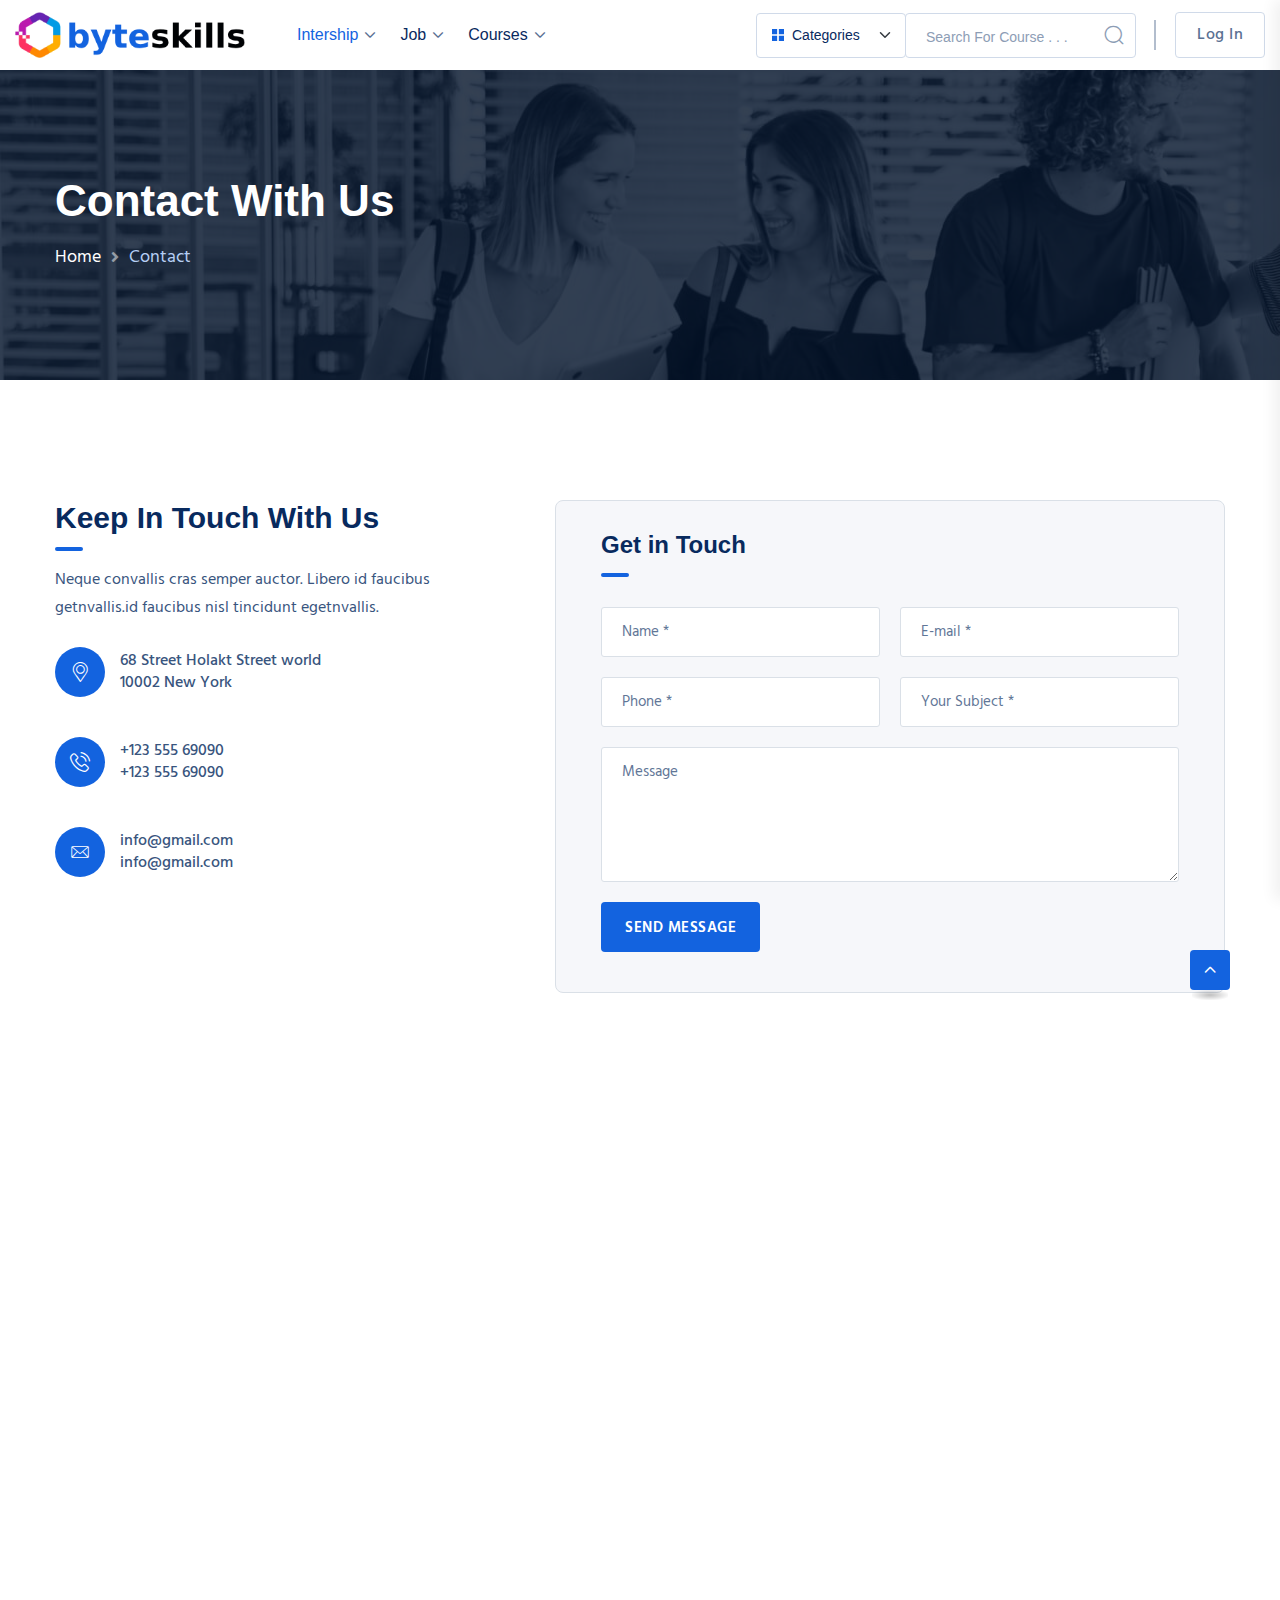
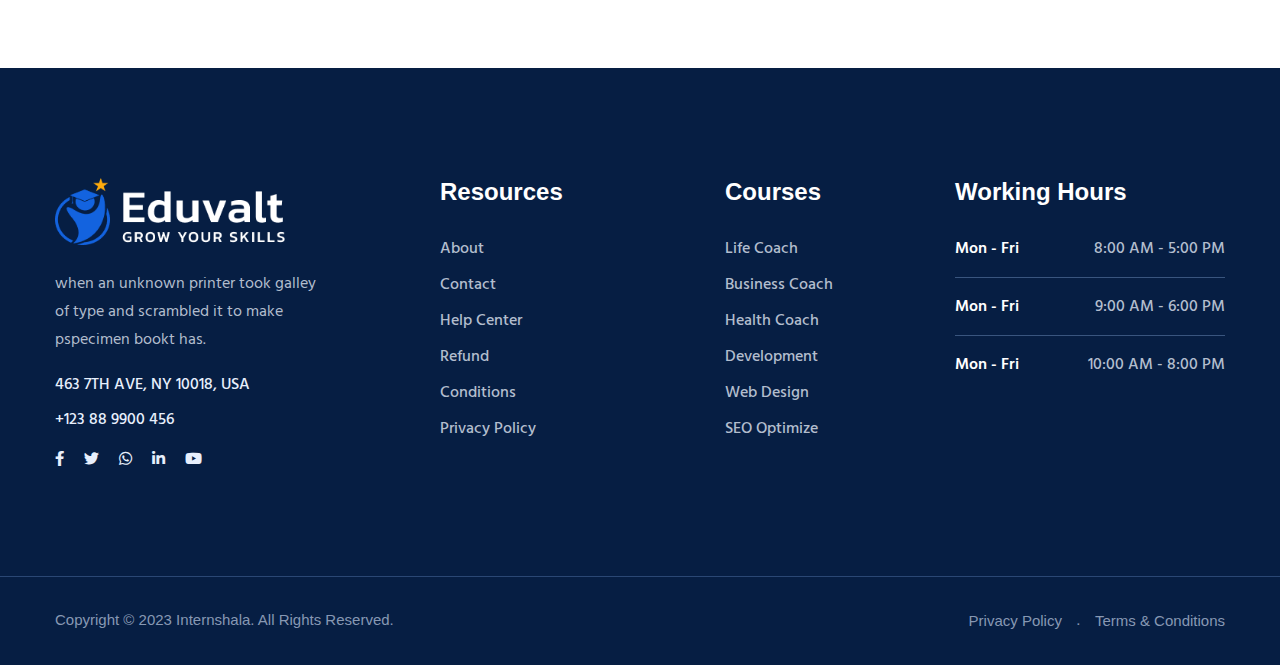
<file: contact.html>
<!doctype html>
<html class="no-js" lang="en">
<head>
    <meta charset="utf-8">
    <meta http-equiv="x-ua-compatible" content="ie=edge">
    <title>Internshala</title>
    <meta name="description" content="">
    <meta name="viewport" content="width=device-width, initial-scale=1">

    <link rel="shortcut icon" type="image/x-icon" href="assets/img/favicon.png">
    <!-- Place favicon.ico in the root directory -->

    <!-- CSS here -->
    <link rel="stylesheet" href="assets/css/bootstrap.min.css">
    <link rel="stylesheet" href="assets/css/animate.min.css">
    <link rel="stylesheet" href="assets/css/magnific-popup.css">
    <link rel="stylesheet" href="assets/css/fontawesome-all.min.css">
    <link rel="stylesheet" href="assets/css/flaticon-eduvalt.css">
    <link rel="stylesheet" href="assets/css/default-icons.css">
    <link rel="stylesheet" href="assets/css/select2.min.css">
    <link rel="stylesheet" href="assets/css/odometer.css">
    <link rel="stylesheet" href="assets/css/slick.css">
    <link rel="stylesheet" href="assets/css/aos.css">
    <link rel="stylesheet" href="assets/css/spacing.css">
    <link rel="stylesheet" href="assets/css/tg-cursor.css">
    <link rel="stylesheet" href="assets/css/main.css">
</head>

<body>

    <!-- Preloader -->
    <div id="preloader">
        <div class="spinner">
            <div class="rect1"></div>
            <div class="rect2"></div>
            <div class="rect3"></div>
            <div class="rect4"></div>
            <div class="rect5"></div>
        </div>
    </div>
    <!-- Preloader-end -->

    <!-- Scroll-top -->
    <button class="scroll__top scroll-to-target" data-target="html">
        <i class="tg-flaticon-arrowhead-up"></i>
    </button>
    <!-- Scroll-top-end-->

    <!-- header-area -->
    <header>
        <div id="sticky-header" class="tg-header__area ">
            <div class="container custom-container">
                <div class="row">
                    <div class="col-12">
                        <div class="mobile-nav-toggler"><i class="tg-flaticon-menu-1"></i></div>
                        <div class="tgmenu__wrap">
                            <nav class="tgmenu__nav">
                                <div class="logo">
                                    <a href="index-2.html"><img src="assets/img/logo/logo.png" alt="Logo"></a>
                                </div>
                                <div class="tgmenu__navbar-wrap tgmenu__main-menu d-none d-xl-flex">
                                    <ul class="navigation">
                                        <li class="active menu-item-has-children"><a href="#">Intership</a>
                                          
                                        </li>
                                        <li class="menu-item-has-children"><a href="#">Job</a>
                                          
                                        </li>
                                        <li class="menu-item-has-children"><a href="#">Courses</a>
                                            
                                        </li>
                                      
                                    </ul>
                                </div>
                                <div class="tgmenu__search d-none d-md-block">
                                    <form action="#" class="tgmenu__search-form">
                                        <div class="select-grp">
                                            <svg width="12" height="12" viewBox="0 0 12 12" fill="none" xmlns="http://www.w3.org/2000/svg">
                                                <path d="M12 12H6.85714V6.85714H12V12ZM5.14286 12H0V6.85714H5.14286V12ZM12 5.14286H6.85714V0H12V5.14286ZM5.14286 5.14286H0V0H5.14286V5.14286Z" fill="currentcolor" />
                                            </svg>
                                            <select class="form-select" id="course-cat" aria-label="Default select example" style="width: 150px">
                                                <option selected disabled>Categories</option>
                                                <option value="1">Business</option>
                                                <option value="2">Data Science</option>
                                                <option value="3">Art & Design</option>
                                                <option value="4">Marketing</option>
                                                <option value="5">Finance</option>
                                            </select>
                                        </div>
                                        <div class="input-grp">
                                            <input type="text" placeholder="Search For Course . . .">
                                            <button type="submit"><i class="flaticon-searching"></i></button>
                                        </div>
                                    </form>
                                </div>
                                <div class="tgmenu__action">
                                    <ul class="list-wrap">
                                     
                                        <li class="header-btn login-btn"><a href="#" class="btn">Log in</a></li>
                                        <li class="header-btn free-btn"><a href="#" class="btn">Try For Free</a></li>
                                    </ul>
                                </div>
                            </nav>
                        </div>
                        <!-- Mobile Menu  -->
                        <div class="tgmobile__menu">
                            <nav class="tgmobile__menu-box">
                                <div class="close-btn"><i class="tg-flaticon-close-1"></i></div>
                                <div class="nav-logo">
                                    <a href="index-2.html"><img src="assets/img/logo/logo.png" alt="Logo"></a>
                                </div>
                                <div class="tgmobile__search">
                                    <form action="#">
                                        <input type="text" placeholder="Search here...">
                                        <button><i class="fas fa-search"></i></button>
                                    </form>
                                </div>
                                <div class="tgmobile__menu-outer">
                                    <!--Here Menu Will Come Automatically Via Javascript / Same Menu as in Header-->
                                </div>
                                <div class="tgmenu__action">
                                    <ul class="list-wrap">
                                        <li class="header-btn login-btn"><a href="#" class="btn">Log in</a></li>
                                        <li class="header-btn"><a href="#" class="btn">Try For Free</a></li>
                                    </ul>
                                </div>
                                <div class="social-links">
                                    <ul class="list-wrap">
                                        <li><a href="#"><i class="fab fa-facebook-f"></i></a></li>
                                        <li><a href="#"><i class="fab fa-twitter"></i></a></li>
                                        <li><a href="#"><i class="fab fa-instagram"></i></a></li>
                                        <li><a href="#"><i class="fab fa-linkedin-in"></i></a></li>
                                        <li><a href="#"><i class="fab fa-youtube"></i></a></li>
                                    </ul>
                                </div>
                            </nav>
                        </div>
                        <div class="tgmobile__menu-backdrop"></div>
                        <!-- End Mobile Menu -->
                    </div>
                </div>
            </div>
        </div>
    </header>
    <!-- header-area-end -->




    <!-- main-area -->
    <main class="main-area fix">

        <!-- breadcrumb-area -->
        <section class="breadcrumb-area breadcrumb-bg" data-background="assets/img/bg/breadcrumb_bg.jpg">
            <div class="container">
                <div class="row">
                    <div class="col-12">
                        <div class="breadcrumb-content">
                            <h3 class="title">Contact With Us</h3>
                            <nav class="breadcrumb">
                                <span property="itemListElement" typeof="ListItem">
                                    <a href="index-2.html">Home</a>
                                </span>
                                <span class="breadcrumb-separator"><i class="fas fa-angle-right"></i></span>
                                <span property="itemListElement" typeof="ListItem">Contact</span>
                            </nav>
                        </div>
                    </div>
                </div>
            </div>
        </section>
        <!-- breadcrumb-area-end -->

        <!-- contact-area -->
        <section class="contact-area section-py-120">
            <div class="container">
                <div class="row">
                    <div class="col-lg-5">
                        <div class="contact-info-wrap">
                            <h2 class="title">Keep In Touch With Us</h2>
                            <p>Neque convallis cras semper auctor. Libero id faucibus getnvallis.id faucibus nisl tincidunt egetnvallis.</p>
                            <ul class="list-wrap">
                                <li>
                                    <div class="icon">
                                        <i class="flaticon-pin-1"></i>
                                    </div>
                                    <div class="content">
                                        <p>68 Street Holakt Street world <br> 10002 New York</p>
                                    </div>
                                </li>
                                <li>
                                    <div class="icon">
                                        <i class="flaticon-phone-call"></i>
                                    </div>
                                    <div class="content">
                                        <a href="tel:0123456789">+123 555 69090</a>
                                        <a href="tel:0123456789">+123 555 69090</a>
                                    </div>
                                </li>
                                <li>
                                    <div class="icon">
                                        <i class="flaticon-email"></i>
                                    </div>
                                    <div class="content">
                                        <a href="mailto:info@gmail.com">info@gmail.com</a>
                                        <a href="mailto:info@gmail.com">info@gmail.com</a>
                                    </div>
                                </li>
                            </ul>
                        </div>
                    </div>
                    <div class="col-lg-7">
                        <div class="contact-form-wrap">
                            <h4 class="title">Get in Touch</h4>
                            <form id="contact-form" action="https://themeadapt.com/tm/eduvalt/assets/mail.php" method="POST">
                                <div class="row">
                                    <div class="col-md-6">
                                        <div class="form-grp">
                                            <input name="name" type="text" placeholder="Name *" required>
                                        </div>
                                    </div>
                                    <div class="col-md-6">
                                        <div class="form-grp">
                                            <input name="email" type="email" placeholder="E-mail *" required>
                                        </div>
                                    </div>
                                    <div class="col-md-6">
                                        <div class="form-grp">
                                            <input name="phone" type="number" placeholder="Phone *" required>
                                        </div>
                                    </div>
                                    <div class="col-md-6">
                                        <div class="form-grp">
                                            <input name="subject" type="text" placeholder="Your Subject *" required>
                                        </div>
                                    </div>
                                </div>
                                <div class="form-grp">
                                    <textarea name="message" placeholder="Message" required></textarea>
                                </div>
                                <button type="submit" class="btn">Send Message</button>
                            </form>
                            <p class="ajax-response mb-0"></p>
                        </div>
                    </div>
                </div>
            </div>
        </section>
        <!-- contact-area-end -->

        <!-- contact-map -->
        <div class="contact-map">
            <iframe src="https://www.google.com/maps/embed?pb=!1m18!1m12!1m3!1d48409.69813174607!2d-74.05163325136718!3d40.68264649999998!2m3!1f0!2f0!3f0!3m2!1i1024!2i768!4f13.1!3m3!1m2!1s0x89c25bae694479a3%3A0xb9949385da52e69e!2sBarclays%20Center!5e0!3m2!1sen!2sbd!4v1684309529719!5m2!1sen!2sbd" style="border:0;" allowfullscreen="" loading="lazy" referrerpolicy="no-referrer-when-downgrade"></iframe>
        </div>
        <!-- contact-map-end -->

    </main>
    <!-- main-area-end -->




    <!-- footer-area -->
    <footer class="footer-bg" data-bg-color="var(--tg-common-color-dark)">
        <div class="footer__top-wrap">
            <div class="container">
                <div class="row">
                    <div class="col-xl-3 col-lg-4 col-sm-6">
                        <div class="footer-widget">
                            <div class="footer__about">
                                <div class="footer__logo logo">
                                    <a href="#"><img src="/assets/img/logo/secondary_logo.png" alt="img"></a>
                                </div>
                                <p>when an unknown printer took galley of type and scrambled it to make pspecimen bookt has.</p>
                                <ul class="list-wrap m-0 p-0">
                                    <li class="address">463 7th Ave, NY 10018, USA</li>
                                    <li class="number">+123 88 9900 456</li>
                                    <li class="socials">
                                        <a href="#"><i class="fab fa-facebook-f"></i></a>
                                        <a href="#"><i class="fab fa-twitter"></i></a>
                                        <a href="#"><i class="fab fa-whatsapp"></i></a>
                                        <a href="#"><i class="fab fa-linkedin-in"></i></a>
                                        <a href="#"><i class="fab fa-youtube"></i></a>
                                    </li>
                                </ul>
                            </div>
                        </div>
                    </div>
                    <div class="col-xl-3 col-lg-4 col-sm-6">
                        <div class="footer-widget widget_nav_menu">
                            <h4 class="fw-title">Resources</h4>
                            <ul class="list-wrap">
                                <li><a href="#">About</a></li>
                                <li><a href="#">Contact</a></li>
                                <li><a href="#">Help Center</a></li>
                                <li><a href="#">Refund</a></li>
                                <li><a href="#">Conditions</a></li>
                                <li><a href="#">Privacy Policy</a></li>
                            </ul>
                        </div>
                    </div>
                    <div class="col-xl-3 col-lg-4 col-sm-6">
                        <div class="footer-widget widget_nav_menu">
                            <h4 class="fw-title">Courses</h4>
                            <ul class="list-wrap">
                                <li><a href="#">Life Coach</a></li>
                                <li><a href="#">Business Coach</a></li>
                                <li><a href="#">Health Coach</a></li>
                                <li><a href="#">Development</a></li>
                                <li><a href="#">Web Design</a></li>
                                <li><a href="#">SEO Optimize</a></li>
                            </ul>
                        </div>
                    </div>
                    <div class="col-xl-3 col-lg-4 col-sm-6">
                        <div class="footer-widget">
                            <h4 class="fw-title">Working Hours</h4>
                            <div class="footer__working-list">
                                <div class="footer__working-item">
                                    <span class="day">Mon - Fri</span>
                                    <span class="time">8:00 AM - 5:00 PM</span>
                                </div>
                                <div class="footer__working-item">
                                    <span class="day">Mon - Fri</span>
                                    <span class="time">9:00 AM - 6:00 PM</span>
                                </div>
                                <div class="footer__working-item">
                                    <span class="day">Mon - Fri</span>
                                    <span class="time">10:00 AM - 8:00 PM</span>
                                </div>
                            </div>
                        </div>
                    </div>
                </div>
            </div>
        </div>
        <div class="copyright__wrapper">
            <div class="container">
                <div class="row">
                    <div class="col-lg-8">
                        <div class="copyright__text">
                            <p>Copyright © 2023 Internshala. All rights reserved.</p>
                        </div>
                    </div>
                    <div class="col-lg-4">
                        <div class="copyright__menu">
                            <ul class="list-wrap d-flex flex-wrap justify-content-center justify-content-lg-end">
                                <li><a href="#">Privacy Policy</a></li>
                                <li><a href="#">Terms & Conditions</a></li>
                            </ul>
                        </div>
                    </div>
                </div>
            </div>
        </div>
    </footer>
    <!-- footer-area-end -->




    <!-- JS here -->
    <script src="assets/js/vendor/jquery-3.6.0.min.js"></script>
    <script src="assets/js/bootstrap.min.js"></script>
    <script src="assets/js/isotope.pkgd.min.js"></script>
    <script src="assets/js/imagesloaded.pkgd.min.js"></script>
    <script src="assets/js/jquery.magnific-popup.min.js"></script>
    <script src="assets/js/jquery.odometer.min.js"></script>
    <script src="assets/js/jquery.appear.js"></script>
    <script src="assets/js/tween-max.min.js"></script>
    <script src="assets/js/select2.min.js"></script>
    <script src="assets/js/slick.min.js"></script>
    <script src="assets/js/slick-animation.min.js"></script>
    <script src="assets/js/tg-cursor.min.js"></script>
    <script src="assets/js/vivus.min.js"></script>
    <script src="assets/js/ajax-form.js"></script>
    <script src="assets/js/wow.min.js"></script>
    <script src="assets/js/aos.js"></script>
    <script src="assets/js/main.js"></script>
</body>
</html>
</file>
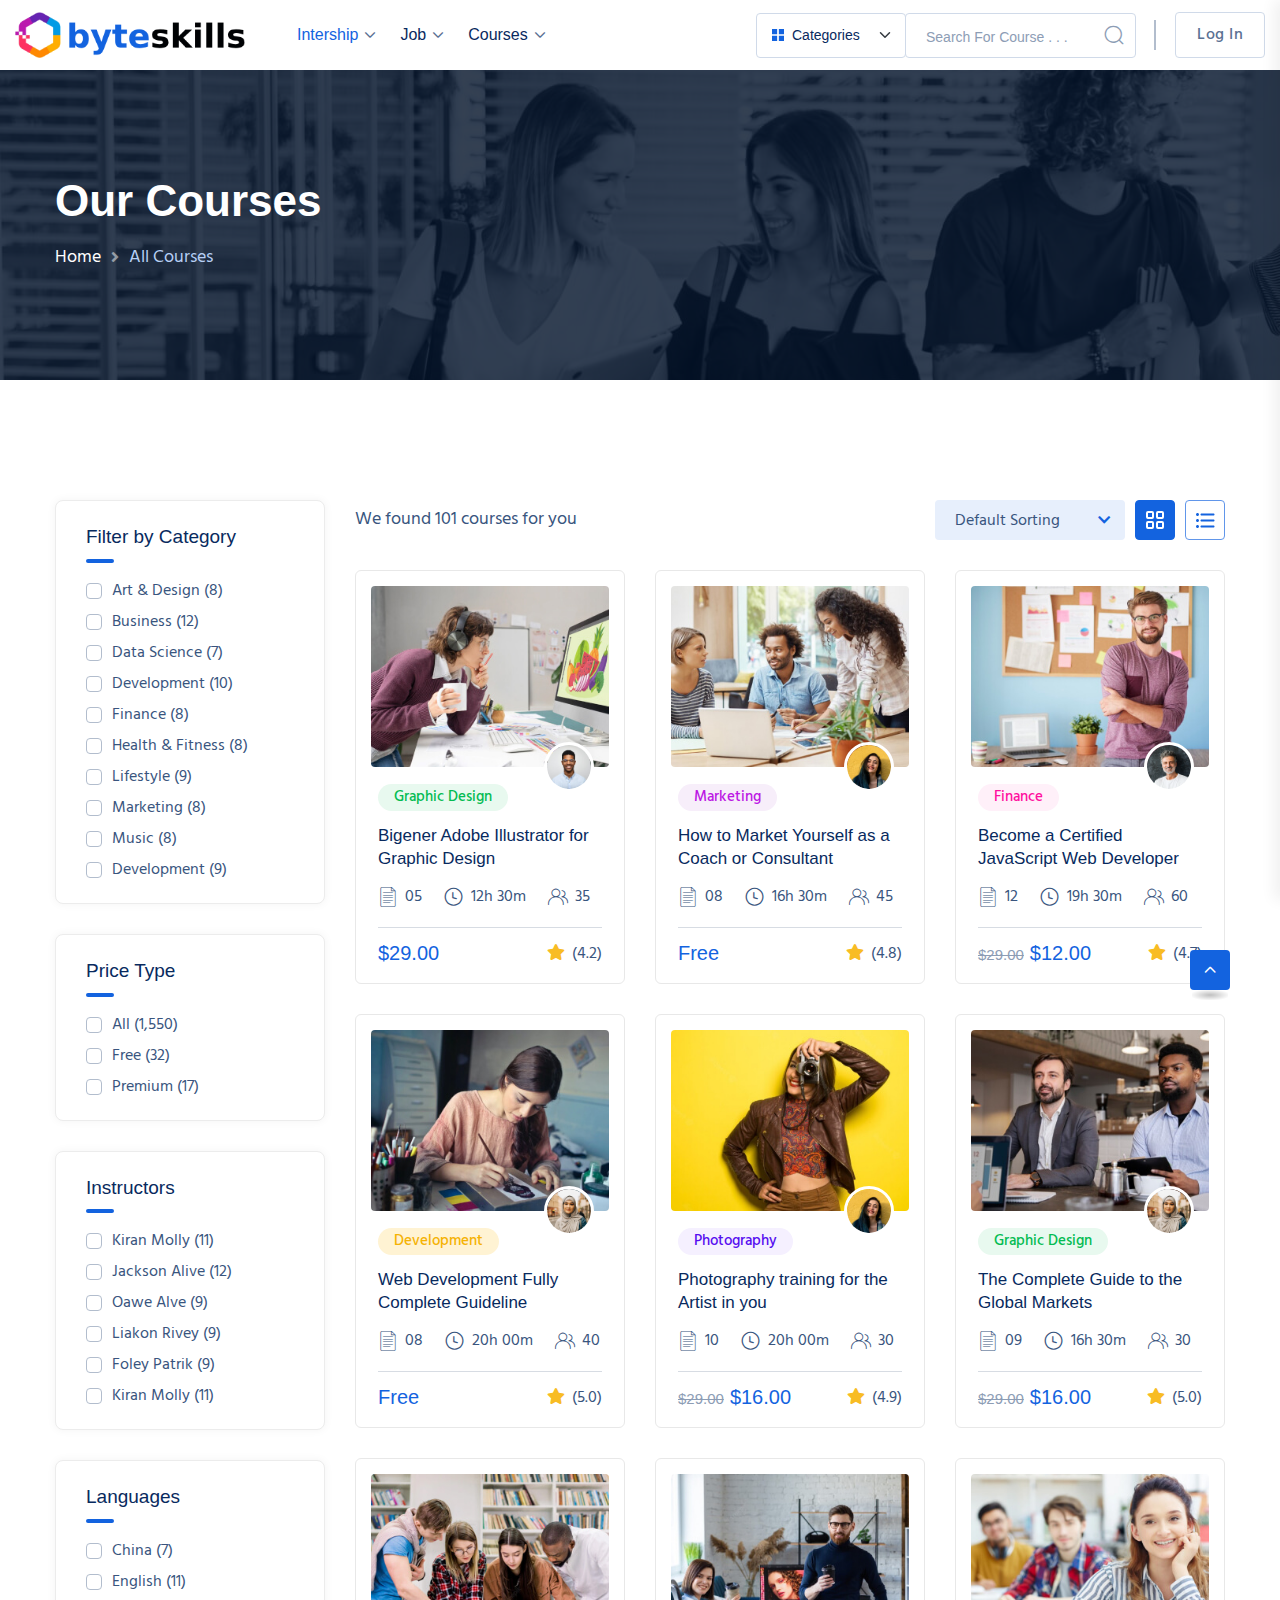
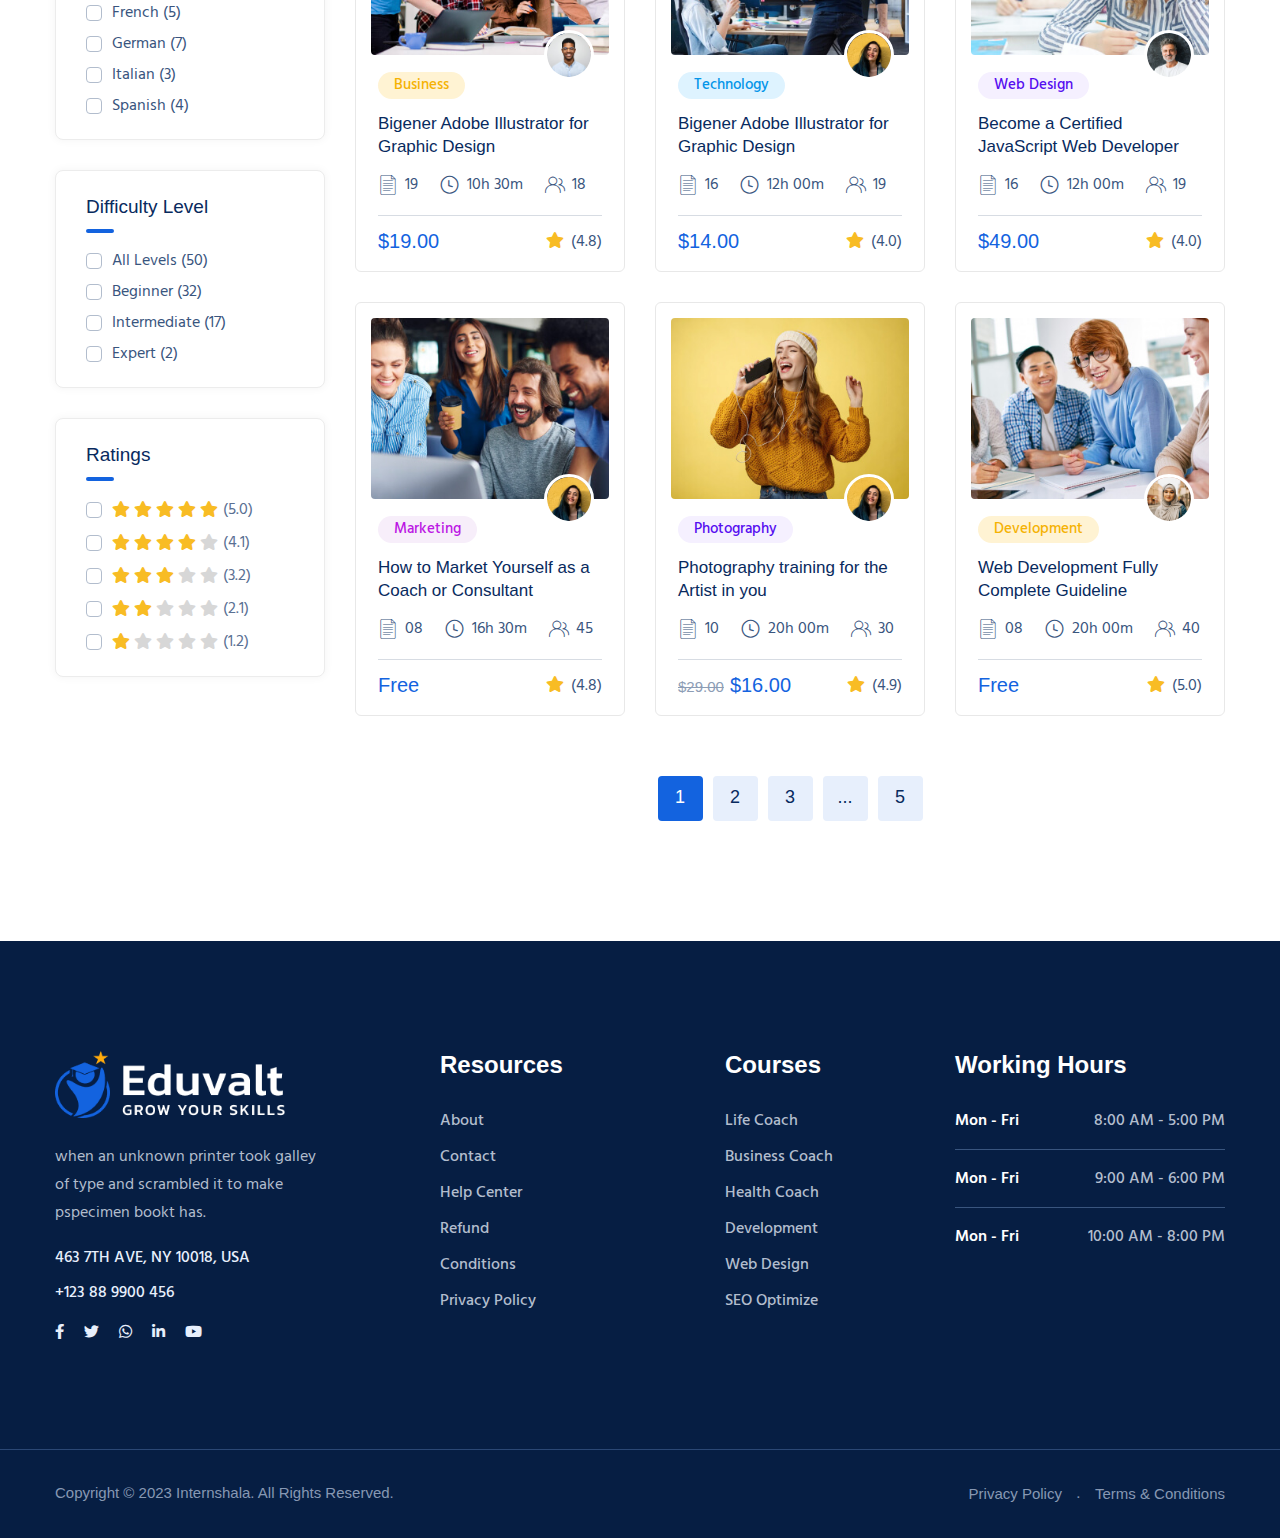
<file: courses.html>
<!doctype html>
<html class="no-js" lang="en">
<head>
    <meta charset="utf-8">
    <meta http-equiv="x-ua-compatible" content="ie=edge">
    <title>Internshala</title>
    <meta name="description" content="">
    <meta name="viewport" content="width=device-width, initial-scale=1">

    <link rel="shortcut icon" type="image/x-icon" href="assets/img/favicon.png">
    <!-- Place favicon.ico in the root directory -->

    <!-- CSS here -->
    <link rel="stylesheet" href="assets/css/bootstrap.min.css">
    <link rel="stylesheet" href="assets/css/animate.min.css">
    <link rel="stylesheet" href="assets/css/magnific-popup.css">
    <link rel="stylesheet" href="assets/css/fontawesome-all.min.css">
    <link rel="stylesheet" href="assets/css/flaticon-eduvalt.css">
    <link rel="stylesheet" href="assets/css/default-icons.css">
    <link rel="stylesheet" href="assets/css/select2.min.css">
    <link rel="stylesheet" href="assets/css/odometer.css">
    <link rel="stylesheet" href="assets/css/slick.css">
    <link rel="stylesheet" href="assets/css/aos.css">
    <link rel="stylesheet" href="assets/css/spacing.css">
    <link rel="stylesheet" href="assets/css/tg-cursor.css">
    <link rel="stylesheet" href="assets/css/main.css">
</head>

<body>

    <!-- Preloader -->
    <div id="preloader">
        <div class="spinner">
            <div class="rect1"></div>
            <div class="rect2"></div>
            <div class="rect3"></div>
            <div class="rect4"></div>
            <div class="rect5"></div>
        </div>
    </div>
    <!-- Preloader-end -->

    <!-- Scroll-top -->
    <button class="scroll__top scroll-to-target" data-target="html">
        <i class="tg-flaticon-arrowhead-up"></i>
    </button>
    <!-- Scroll-top-end-->

    <!-- header-area -->
    <header>
        <div id="sticky-header" class="tg-header__area ">
            <div class="container custom-container">
                <div class="row">
                    <div class="col-12">
                        <div class="mobile-nav-toggler"><i class="tg-flaticon-menu-1"></i></div>
                        <div class="tgmenu__wrap">
                            <nav class="tgmenu__nav">
                                <div class="logo">
                                    <a href="index-2.html"><img src="assets/img/logo/logo.png" alt="Logo"></a>
                                </div>
                                <div class="tgmenu__navbar-wrap tgmenu__main-menu d-none d-xl-flex">
                                    <ul class="navigation">
                                        <li class="active menu-item-has-children"><a href="#">Intership</a>
                                          
                                        </li>
                                        <li class="menu-item-has-children"><a href="#">Job</a>
                                          
                                        </li>
                                        <li class="menu-item-has-children"><a href="#">Courses</a>
                                            
                                        </li>
                                      
                                    </ul>
                                </div>
                                <div class="tgmenu__search d-none d-md-block">
                                    <form action="#" class="tgmenu__search-form">
                                        <div class="select-grp">
                                            <svg width="12" height="12" viewBox="0 0 12 12" fill="none" xmlns="http://www.w3.org/2000/svg">
                                                <path d="M12 12H6.85714V6.85714H12V12ZM5.14286 12H0V6.85714H5.14286V12ZM12 5.14286H6.85714V0H12V5.14286ZM5.14286 5.14286H0V0H5.14286V5.14286Z" fill="currentcolor" />
                                            </svg>
                                            <select class="form-select" id="course-cat" aria-label="Default select example" style="width: 150px">
                                                <option selected disabled>Categories</option>
                                                <option value="1">Business</option>
                                                <option value="2">Data Science</option>
                                                <option value="3">Art & Design</option>
                                                <option value="4">Marketing</option>
                                                <option value="5">Finance</option>
                                            </select>
                                        </div>
                                        <div class="input-grp">
                                            <input type="text" placeholder="Search For Course . . .">
                                            <button type="submit"><i class="flaticon-searching"></i></button>
                                        </div>
                                    </form>
                                </div>
                                <div class="tgmenu__action">
                                    <ul class="list-wrap">
                                     
                                        <li class="header-btn login-btn"><a href="#" class="btn">Log in</a></li>
                                        <li class="header-btn free-btn"><a href="#" class="btn">Try For Free</a></li>
                                    </ul>
                                </div>
                            </nav>
                        </div>
                        <!-- Mobile Menu  -->
                        <div class="tgmobile__menu">
                            <nav class="tgmobile__menu-box">
                                <div class="close-btn"><i class="tg-flaticon-close-1"></i></div>
                                <div class="nav-logo">
                                    <a href="index-2.html"><img src="assets/img/logo/logo.png" alt="Logo"></a>
                                </div>
                                <div class="tgmobile__search">
                                    <form action="#">
                                        <input type="text" placeholder="Search here...">
                                        <button><i class="fas fa-search"></i></button>
                                    </form>
                                </div>
                                <div class="tgmobile__menu-outer">
                                    <!--Here Menu Will Come Automatically Via Javascript / Same Menu as in Header-->
                                </div>
                                <div class="tgmenu__action">
                                    <ul class="list-wrap">
                                        <li class="header-btn login-btn"><a href="#" class="btn">Log in</a></li>
                                        <li class="header-btn"><a href="#" class="btn">Try For Free</a></li>
                                    </ul>
                                </div>
                                <div class="social-links">
                                    <ul class="list-wrap">
                                        <li><a href="#"><i class="fab fa-facebook-f"></i></a></li>
                                        <li><a href="#"><i class="fab fa-twitter"></i></a></li>
                                        <li><a href="#"><i class="fab fa-instagram"></i></a></li>
                                        <li><a href="#"><i class="fab fa-linkedin-in"></i></a></li>
                                        <li><a href="#"><i class="fab fa-youtube"></i></a></li>
                                    </ul>
                                </div>
                            </nav>
                        </div>
                        <div class="tgmobile__menu-backdrop"></div>
                        <!-- End Mobile Menu -->
                    </div>
                </div>
            </div>
        </div>
    </header>
    <!-- header-area-end -->



    <!-- main-area -->
    <main class="main-area fix">

        <!-- breadcrumb-area -->
        <section class="breadcrumb-area breadcrumb-bg" data-background="assets/img/bg/breadcrumb_bg.jpg">
            <div class="container">
                <div class="row">
                    <div class="col-12">
                        <div class="breadcrumb-content">
                            <h3 class="title">Our Courses</h3>
                            <nav class="breadcrumb">
                                <span property="itemListElement" typeof="ListItem">
                                    <a href="index-2.html">Home</a>
                                </span>
                                <span class="breadcrumb-separator"><i class="fas fa-angle-right"></i></span>
                                <span property="itemListElement" typeof="ListItem">All Courses</span>
                            </nav>
                        </div>
                    </div>
                </div>
            </div>
        </section>
        <!-- breadcrumb-area-end -->

        <!-- all-courses -->
        <section class="all-courses-area section-py-120">
            <div class="container">
                <div class="row">
                    <div class="col-xl-3 col-lg-4 order-2 order-lg-0">
                        <aside class="courses__sidebar">
                            <div class="shop-widget">
                                <h4 class="widget-title">Filter by Category</h4>
                                <div class="shop-cat-list">
                                    <ul class="list-wrap">
                                        <li>
                                            <div class="form-check">
                                                <input class="form-check-input" type="checkbox" value="" id="cat_1">
                                                <label class="form-check-label" for="cat_1">Art & Design (8)</label>
                                            </div>
                                        </li>
                                        <li>
                                            <div class="form-check">
                                                <input class="form-check-input" type="checkbox" value="" id="cat_2">
                                                <label class="form-check-label" for="cat_2">Business (12)</label>
                                            </div>
                                        </li>
                                        <li>
                                            <div class="form-check">
                                                <input class="form-check-input" type="checkbox" value="" id="cat_3">
                                                <label class="form-check-label" for="cat_3">Data Science (7)</label>
                                            </div>
                                        </li>
                                        <li>
                                            <div class="form-check">
                                                <input class="form-check-input" type="checkbox" value="" id="cat_4">
                                                <label class="form-check-label" for="cat_4">Development (10)</label>
                                            </div>
                                        </li>
                                        <li>
                                            <div class="form-check">
                                                <input class="form-check-input" type="checkbox" value="" id="cat_5">
                                                <label class="form-check-label" for="cat_5">Finance (8)</label>
                                            </div>
                                        </li>
                                        <li>
                                            <div class="form-check">
                                                <input class="form-check-input" type="checkbox" value="" id="cat_6">
                                                <label class="form-check-label" for="cat_6">Health & Fitness (8)</label>
                                            </div>
                                        </li>
                                        <li>
                                            <div class="form-check">
                                                <input class="form-check-input" type="checkbox" value="" id="cat_7">
                                                <label class="form-check-label" for="cat_7">Lifestyle (9)</label>
                                            </div>
                                        </li>
                                        <li>
                                            <div class="form-check">
                                                <input class="form-check-input" type="checkbox" value="" id="cat_8">
                                                <label class="form-check-label" for="cat_8">Marketing (8)</label>
                                            </div>
                                        </li>
                                        <li>
                                            <div class="form-check">
                                                <input class="form-check-input" type="checkbox" value="" id="cat_9">
                                                <label class="form-check-label" for="cat_9">Music (8)</label>
                                            </div>
                                        </li>
                                        <li>
                                            <div class="form-check">
                                                <input class="form-check-input" type="checkbox" value="" id="cat_10">
                                                <label class="form-check-label" for="cat_10">Development (9)</label>
                                            </div>
                                        </li>
                                    </ul>
                                </div>
                            </div>
                            <div class="shop-widget">
                                <h4 class="widget-title">Price Type</h4>
                                <div class="shop-cat-list">
                                    <ul class="list-wrap">
                                        <li>
                                            <div class="form-check">
                                                <input class="form-check-input" type="checkbox" value="" id="price_1">
                                                <label class="form-check-label" for="price_1">All (1,550)</label>
                                            </div>
                                        </li>
                                        <li>
                                            <div class="form-check">
                                                <input class="form-check-input" type="checkbox" value="" id="price_2">
                                                <label class="form-check-label" for="price_2">Free (32)</label>
                                            </div>
                                        </li>
                                        <li>
                                            <div class="form-check">
                                                <input class="form-check-input" type="checkbox" value="" id="price_3">
                                                <label class="form-check-label" for="price_3">Premium (17)</label>
                                            </div>
                                        </li>
                                    </ul>
                                </div>
                            </div>
                            <div class="shop-widget">
                                <h4 class="widget-title">Instructors</h4>
                                <div class="shop-cat-list">
                                    <ul class="list-wrap">
                                        <li>
                                            <div class="form-check">
                                                <input class="form-check-input" type="checkbox" value="" id="ins_1">
                                                <label class="form-check-label" for="ins_1">Kiran Molly (11)</label>
                                            </div>
                                        </li>
                                        <li>
                                            <div class="form-check">
                                                <input class="form-check-input" type="checkbox" value="" id="ins_2">
                                                <label class="form-check-label" for="ins_2">Jackson Alive (12)</label>
                                            </div>
                                        </li>
                                        <li>
                                            <div class="form-check">
                                                <input class="form-check-input" type="checkbox" value="" id="ins_3">
                                                <label class="form-check-label" for="ins_3">Oawe Alve (9)</label>
                                            </div>
                                        </li>
                                        <li>
                                            <div class="form-check">
                                                <input class="form-check-input" type="checkbox" value="" id="ins_4">
                                                <label class="form-check-label" for="ins_4">Liakon Rivey (9)</label>
                                            </div>
                                        </li>
                                        <li>
                                            <div class="form-check">
                                                <input class="form-check-input" type="checkbox" value="" id="ins_5">
                                                <label class="form-check-label" for="ins_5">Foley Patrik (9)</label>
                                            </div>
                                        </li>
                                        <li>
                                            <div class="form-check">
                                                <input class="form-check-input" type="checkbox" value="" id="ins_6">
                                                <label class="form-check-label" for="ins_6">Kiran Molly (11)</label>
                                            </div>
                                        </li>
                                    </ul>
                                </div>
                            </div>
                            <div class="shop-widget">
                                <h4 class="widget-title">Languages</h4>
                                <div class="shop-cat-list">
                                    <ul class="list-wrap">
                                        <li>
                                            <div class="form-check">
                                                <input class="form-check-input" type="checkbox" value="" id="lang_1">
                                                <label class="form-check-label" for="lang_1">China (7)</label>
                                            </div>
                                        </li>
                                        <li>
                                            <div class="form-check">
                                                <input class="form-check-input" type="checkbox" value="" id="lang_2">
                                                <label class="form-check-label" for="lang_2">English (11)</label>
                                            </div>
                                        </li>
                                        <li>
                                            <div class="form-check">
                                                <input class="form-check-input" type="checkbox" value="" id="lang_3">
                                                <label class="form-check-label" for="lang_3">French (5)</label>
                                            </div>
                                        </li>
                                        <li>
                                            <div class="form-check">
                                                <input class="form-check-input" type="checkbox" value="" id="lang_4">
                                                <label class="form-check-label" for="lang_4">German (7)</label>
                                            </div>
                                        </li>
                                        <li>
                                            <div class="form-check">
                                                <input class="form-check-input" type="checkbox" value="" id="lang_5">
                                                <label class="form-check-label" for="lang_5">Italian (3)</label>
                                            </div>
                                        </li>
                                        <li>
                                            <div class="form-check">
                                                <input class="form-check-input" type="checkbox" value="" id="lang_6">
                                                <label class="form-check-label" for="lang_6">Spanish (4)</label>
                                            </div>
                                        </li>
                                    </ul>
                                </div>
                            </div>
                            <div class="shop-widget">
                                <h4 class="widget-title">Difficulty Level</h4>
                                <div class="shop-cat-list">
                                    <ul class="list-wrap">
                                        <li>
                                            <div class="form-check">
                                                <input class="form-check-input" type="checkbox" value="" id="difficulty_1">
                                                <label class="form-check-label" for="difficulty_1">All Levels (50)</label>
                                            </div>
                                        </li>
                                        <li>
                                            <div class="form-check">
                                                <input class="form-check-input" type="checkbox" value="" id="difficulty_2">
                                                <label class="form-check-label" for="difficulty_2">Beginner (32)</label>
                                            </div>
                                        </li>
                                        <li>
                                            <div class="form-check">
                                                <input class="form-check-input" type="checkbox" value="" id="difficulty_3">
                                                <label class="form-check-label" for="difficulty_3">Intermediate (17)</label>
                                            </div>
                                        </li>
                                        <li>
                                            <div class="form-check">
                                                <input class="form-check-input" type="checkbox" value="" id="difficulty_4">
                                                <label class="form-check-label" for="difficulty_4">Expert (2)</label>
                                            </div>
                                        </li>
                                    </ul>
                                </div>
                            </div>
                            <div class="shop-widget">
                                <h4 class="widget-title">Ratings</h4>
                                <div class="shop-rating-list">
                                    <ul class="list-wrap">
                                        <li>
                                            <div class="form-check">
                                                <input class="form-check-input" type="checkbox" value="">
                                                <div class="rating">
                                                    <ul class="list-wrap">
                                                        <li><i class="fas fa-star"></i></li>
                                                        <li><i class="fas fa-star"></i></li>
                                                        <li><i class="fas fa-star"></i></li>
                                                        <li><i class="fas fa-star"></i></li>
                                                        <li><i class="fas fa-star"></i></li>
                                                    </ul>
                                                    <span>(5.0)</span>
                                                </div>
                                            </div>
                                        </li>
                                        <li>
                                            <div class="form-check">
                                                <input class="form-check-input" type="checkbox" value="">
                                                <div class="rating">
                                                    <ul class="list-wrap">
                                                        <li><i class="fas fa-star"></i></li>
                                                        <li><i class="fas fa-star"></i></li>
                                                        <li><i class="fas fa-star"></i></li>
                                                        <li><i class="fas fa-star"></i></li>
                                                        <li class="delete"><i class="fas fa-star"></i></li>
                                                    </ul>
                                                    <span>(4.1)</span>
                                                </div>
                                            </div>
                                        </li>
                                        <li>
                                            <div class="form-check">
                                                <input class="form-check-input" type="checkbox" value="">
                                                <div class="rating">
                                                    <ul class="list-wrap">
                                                        <li><i class="fas fa-star"></i></li>
                                                        <li><i class="fas fa-star"></i></li>
                                                        <li><i class="fas fa-star"></i></li>
                                                        <li class="delete"><i class="fas fa-star"></i></li>
                                                        <li class="delete"><i class="fas fa-star"></i></li>
                                                    </ul>
                                                    <span>(3.2)</span>
                                                </div>
                                            </div>
                                        </li>
                                        <li>
                                            <div class="form-check">
                                                <input class="form-check-input" type="checkbox" value="">
                                                <div class="rating">
                                                    <ul class="list-wrap">
                                                        <li><i class="fas fa-star"></i></li>
                                                        <li><i class="fas fa-star"></i></li>
                                                        <li class="delete"><i class="fas fa-star"></i></li>
                                                        <li class="delete"><i class="fas fa-star"></i></li>
                                                        <li class="delete"><i class="fas fa-star"></i></li>
                                                    </ul>
                                                    <span>(2.1)</span>
                                                </div>
                                            </div>
                                        </li>
                                        <li>
                                            <div class="form-check">
                                                <input class="form-check-input" type="checkbox" value="">
                                                <div class="rating">
                                                    <ul class="list-wrap">
                                                        <li><i class="fas fa-star"></i></li>
                                                        <li class="delete"><i class="fas fa-star"></i></li>
                                                        <li class="delete"><i class="fas fa-star"></i></li>
                                                        <li class="delete"><i class="fas fa-star"></i></li>
                                                        <li class="delete"><i class="fas fa-star"></i></li>
                                                    </ul>
                                                    <span>(1.2)</span>
                                                </div>
                                            </div>
                                        </li>
                                    </ul>
                                </div>
                            </div>
                        </aside>
                    </div>
                    <div class="col-xl-9 col-lg-8">
                        <div class="shop-top-wrap courses-top-wrap">
                            <div class="row align-items-center">
                                <div class="col-md-6">
                                    <div class="shop-top-left">
                                        <p>We found 101 courses for you</p>
                                    </div>
                                </div>
                                <div class="col-md-6">
                                    <div class="d-flex justify-content-center justify-content-md-end align-items-center">
                                        <div class="shop-top-right m-0 ms-md-auto">
                                            <select name="orderby" class="orderby">
                                                <option value="Default sorting">Default sorting</option>
                                                <option value="Sort by popularity">Sort by popularity</option>
                                                <option value="Sort by average rating">Sort by average rating</option>
                                                <option value="Sort by latest">Sort by latest</option>
                                                <option value="Sort by latest">Sort by latest</option>
                                            </select>
                                        </div>
                                        <ul class="nav nav-tabs courses__nav-tabs" id="myTab" role="tablist">
                                            <li class="nav-item" role="presentation">
                                                <button class="nav-link active" id="grid-tab" data-bs-toggle="tab" data-bs-target="#grid" type="button" role="tab" aria-controls="grid" aria-selected="true">
                                                    <svg width="18" height="18" viewBox="0 0 18 18" fill="none" xmlns="http://www.w3.org/2000/svg">
                                                        <path d="M6 1H2C1.44772 1 1 1.44772 1 2V6C1 6.55228 1.44772 7 2 7H6C6.55228 7 7 6.55228 7 6V2C7 1.44772 6.55228 1 6 1Z"
                                                            stroke="currentColor" stroke-width="2" stroke-linecap="round" stroke-linejoin="round" />
                                                        <path d="M16 1H12C11.4477 1 11 1.44772 11 2V6C11 6.55228 11.4477 7 12 7H16C16.5523 7 17 6.55228 17 6V2C17 1.44772 16.5523 1 16 1Z"
                                                            stroke="currentColor" stroke-width="2" stroke-linecap="round" stroke-linejoin="round" />
                                                        <path d="M6 11H2C1.44772 11 1 11.4477 1 12V16C1 16.5523 1.44772 17 2 17H6C6.55228 17 7 16.5523 7 16V12C7 11.4477 6.55228 11 6 11Z"
                                                            stroke="currentColor" stroke-width="2" stroke-linecap="round" stroke-linejoin="round" />
                                                        <path d="M16 11H12C11.4477 11 11 11.4477 11 12V16C11 16.5523 11.4477 17 12 17H16C16.5523 17 17 16.5523 17 16V12C17 11.4477 16.5523 11 16 11Z" stroke="currentColor" stroke-width="2" stroke-linecap="round" stroke-linejoin="round" />
                                                    </svg>
                                                </button>
                                            </li>
                                            <li class="nav-item" role="presentation">
                                                <button class="nav-link" id="list-tab" data-bs-toggle="tab" data-bs-target="#list" type="button" role="tab" aria-controls="list" aria-selected="false">
                                                    <svg width="19" height="15" viewBox="0 0 19 15" fill="none" xmlns="http://www.w3.org/2000/svg">
                                                        <path d="M1.5 6C0.67 6 0 6.67 0 7.5C0 8.33 0.67 9 1.5 9C2.33 9 3 8.33 3 7.5C3 6.67 2.33 6 1.5 6ZM1.5 0C0.67 0 0 0.67 0 1.5C0 2.33 0.67 3 1.5 3C2.33 3 3 2.33 3 1.5C3 0.67 2.33 0 1.5 0ZM1.5 12C0.67 12 0 12.68 0 13.5C0 14.32 0.68 15 1.5 15C2.32 15 3 14.32 3 13.5C3 12.68 2.33 12 1.5 12ZM5.5 14.5H17.5C18.05 14.5 18.5 14.05 18.5 13.5C18.5 12.95 18.05 12.5 17.5 12.5H5.5C4.95 12.5 4.5 12.95 4.5 13.5C4.5 14.05 4.95 14.5 5.5 14.5ZM5.5 8.5H17.5C18.05 8.5 18.5 8.05 18.5 7.5C18.5 6.95 18.05 6.5 17.5 6.5H5.5C4.95 6.5 4.5 6.95 4.5 7.5C4.5 8.05 4.95 8.5 5.5 8.5ZM4.5 1.5C4.5 2.05 4.95 2.5 5.5 2.5H17.5C18.05 2.5 18.5 2.05 18.5 1.5C18.5 0.95 18.05 0.5 17.5 0.5H5.5C4.95 0.5 4.5 0.95 4.5 1.5Z" fill="currentColor" />
                                                    </svg>
                                                </button>
                                            </li>
                                        </ul>
                                    </div>
                                </div>
                            </div>
                        </div>
                        <div class="tab-content" id="myTabContent">
                            <div class="tab-pane fade show active" id="grid" role="tabpanel" aria-labelledby="grid-tab">
                                <div class="row courses__grid-wrap row-cols-1 row-cols-xl-3 row-cols-lg-2 row-cols-md-2 row-cols-sm-1">
                                    <div class="col">
                                        <div class="courses__item-two shine__animate-item">
                                            <div class="courses__item-two-thumb">
                                                <a href="#" class="shine__animate-link">
                                                    <img src="assets/img/courses/course_thumb01.jpg" alt="img">
                                                </a>
                                                <div class="author">
                                                    <a href="#"><img src="assets/img/courses/course_author001.png" alt="img"></a>
                                                </div>
                                            </div>
                                            <div class="courses__item-two-content">
                                                <a href="#" class="courses__item-tag" style="background-color: #E8F9EF; color: #04BC53;">Graphic Design</a>
                                                <h5 class="title"><a href="#">Bigener Adobe Illustrator for
                                                Graphic Design</a></h5>
                                                <ul class="courses__item-meta list-wrap">
                                                    <li><i class="flaticon-file"></i> 05</li>
                                                    <li><i class="flaticon-timer"></i> 12h 30m</li>
                                                    <li><i class="flaticon-user-1"></i> 35</li>
                                                </ul>
                                                <div class="courses__item-bottom">
                                                    <div class="course__price">
                                                        <h3 class="price">$29.00</h3>
                                                    </div>
                                                    <div class="courses__item-rating">
                                                        <i class="fas fa-star"></i>
                                                        <span class="rating-count">(4.2)</span>
                                                    </div>
                                                </div>
                                            </div>
                                        </div>
                                    </div>
                                    <div class="col">
                                        <div class="courses__item-two shine__animate-item">
                                            <div class="courses__item-two-thumb">
                                                <a href="#" class="shine__animate-link">
                                                    <img src="assets/img/courses/course_thumb02.jpg" alt="img">
                                                </a>
                                                <div class="author">
                                                    <a href="#"><img src="assets/img/courses/course_author002.png" alt="img"></a>
                                                </div>
                                            </div>
                                            <div class="courses__item-two-content">
                                                <a href="#" class="courses__item-tag" style="background-color: #F7EEFA; color: #BC18E4;">Marketing</a>
                                                <h5 class="title"><a href="#">How to Market Yourself as a
                                                Coach or Consultant</a></h5>
                                                <ul class="courses__item-meta list-wrap">
                                                    <li><i class="flaticon-file"></i> 08</li>
                                                    <li><i class="flaticon-timer"></i> 16h 30m</li>
                                                    <li><i class="flaticon-user-1"></i> 45</li>
                                                </ul>
                                                <div class="courses__item-bottom">
                                                    <div class="course__price">
                                                        <h3 class="price">Free</h3>
                                                    </div>
                                                    <div class="courses__item-rating">
                                                        <i class="fas fa-star"></i>
                                                        <span class="rating-count">(4.8)</span>
                                                    </div>
                                                </div>
                                            </div>
                                        </div>
                                    </div>
                                    <div class="col">
                                        <div class="courses__item-two shine__animate-item">
                                            <div class="courses__item-two-thumb">
                                                <a href="#" class="shine__animate-link">
                                                    <img src="assets/img/courses/course_thumb03.jpg" alt="img">
                                                </a>
                                                <div class="author">
                                                    <a href="#"><img src="assets/img/courses/course_author003.png" alt="img"></a>
                                                </div>
                                            </div>
                                            <div class="courses__item-two-content">
                                                <a href="#" class="courses__item-tag" style="background-color: #FFF0F9; color: #FF109F;">Finance</a>
                                                <h5 class="title"><a href="#">Become a Certified JavaScript Web Developer</a></h5>
                                                <ul class="courses__item-meta list-wrap">
                                                    <li><i class="flaticon-file"></i> 12</li>
                                                    <li><i class="flaticon-timer"></i> 19h 30m</li>
                                                    <li><i class="flaticon-user-1"></i> 60</li>
                                                </ul>
                                                <div class="courses__item-bottom">
                                                    <div class="course__price">
                                                        <h3 class="price"><del>$29.00</del>$12.00</h3>
                                                    </div>
                                                    <div class="courses__item-rating">
                                                        <i class="fas fa-star"></i>
                                                        <span class="rating-count">(4.7)</span>
                                                    </div>
                                                </div>
                                            </div>
                                        </div>
                                    </div>
                                    <div class="col">
                                        <div class="courses__item-two shine__animate-item">
                                            <div class="courses__item-two-thumb">
                                                <a href="#" class="shine__animate-link">
                                                    <img src="assets/img/courses/course_thumb04.jpg" alt="img">
                                                </a>
                                                <div class="author">
                                                    <a href="#"><img src="assets/img/courses/course_author004.png" alt="img"></a>
                                                </div>
                                            </div>
                                            <div class="courses__item-two-content">
                                                <a href="#" class="courses__item-tag" style="background-color: #FFF3D3; color: #F5B204;">Development</a>
                                                <h5 class="title"><a href="#">Web Development
                                                Fully Complete Guideline</a></h5>
                                                <ul class="courses__item-meta list-wrap">
                                                    <li><i class="flaticon-file"></i> 08</li>
                                                    <li><i class="flaticon-timer"></i> 20h 00m</li>
                                                    <li><i class="flaticon-user-1"></i> 40</li>
                                                </ul>
                                                <div class="courses__item-bottom">
                                                    <div class="course__price">
                                                        <h3 class="price">Free</h3>
                                                    </div>
                                                    <div class="courses__item-rating">
                                                        <i class="fas fa-star"></i>
                                                        <span class="rating-count">(5.0)</span>
                                                    </div>
                                                </div>
                                            </div>
                                        </div>
                                    </div>
                                    <div class="col">
                                        <div class="courses__item-two shine__animate-item">
                                            <div class="courses__item-two-thumb">
                                                <a href="#" class="shine__animate-link">
                                                    <img src="assets/img/courses/course_thumb05.jpg" alt="img">
                                                </a>
                                                <div class="author">
                                                    <a href="#"><img src="assets/img/courses/course_author002.png" alt="img"></a>
                                                </div>
                                            </div>
                                            <div class="courses__item-two-content">
                                                <a href="#" class="courses__item-tag" style="background-color: #F5F0FF; color: #560EF0;">Photography</a>
                                                <h5 class="title"><a href="#">Photography
                                                training for the Artist in you</a></h5>
                                                <ul class="courses__item-meta list-wrap">
                                                    <li><i class="flaticon-file"></i> 10</li>
                                                    <li><i class="flaticon-timer"></i> 20h 00m</li>
                                                    <li><i class="flaticon-user-1"></i> 30</li>
                                                </ul>
                                                <div class="courses__item-bottom">
                                                    <div class="course__price">
                                                        <h3 class="price"><del>$29.00</del>$16.00</h3>
                                                    </div>
                                                    <div class="courses__item-rating">
                                                        <i class="fas fa-star"></i>
                                                        <span class="rating-count">(4.9)</span>
                                                    </div>
                                                </div>
                                            </div>
                                        </div>
                                    </div>
                                    <div class="col">
                                        <div class="courses__item-two shine__animate-item">
                                            <div class="courses__item-two-thumb">
                                                <a href="#" class="shine__animate-link">
                                                    <img src="assets/img/courses/course_thumb06.jpg" alt="img">
                                                </a>
                                                <div class="author">
                                                    <a href="#"><img src="assets/img/courses/course_author004.png" alt="img"></a>
                                                </div>
                                            </div>
                                            <div class="courses__item-two-content">
                                                <a href="#" class="courses__item-tag" style="background-color: #E8F9EF; color: #04BC53;">Graphic Design</a>
                                                <h5 class="title"><a href="#">The Complete Guide to the
                                                Global Markets</a></h5>
                                                <ul class="courses__item-meta list-wrap">
                                                    <li><i class="flaticon-file"></i> 09</li>
                                                    <li><i class="flaticon-timer"></i> 16h 30m</li>
                                                    <li><i class="flaticon-user-1"></i> 30</li>
                                                </ul>
                                                <div class="courses__item-bottom">
                                                    <div class="course__price">
                                                        <h3 class="price"><del>$29.00</del>$16.00</h3>
                                                    </div>
                                                    <div class="courses__item-rating">
                                                        <i class="fas fa-star"></i>
                                                        <span class="rating-count">(5.0)</span>
                                                    </div>
                                                </div>
                                            </div>
                                        </div>
                                    </div>
                                    <div class="col">
                                        <div class="courses__item-two shine__animate-item">
                                            <div class="courses__item-two-thumb">
                                                <a href="#" class="shine__animate-link">
                                                    <img src="assets/img/courses/course_thumb07.jpg" alt="img">
                                                </a>
                                                <div class="author">
                                                    <a href="#"><img src="assets/img/courses/course_author001.png" alt="img"></a>
                                                </div>
                                            </div>
                                            <div class="courses__item-two-content">
                                                <a href="#" class="courses__item-tag" style="background-color: #FFF3D3; color: #F5B204;">Business</a>
                                                <h5 class="title"><a href="#">Bigener Adobe Illustrator for Graphic Design</a></h5>
                                                <ul class="courses__item-meta list-wrap">
                                                    <li><i class="flaticon-file"></i> 19</li>
                                                    <li><i class="flaticon-timer"></i> 10h 30m</li>
                                                    <li><i class="flaticon-user-1"></i> 18</li>
                                                </ul>
                                                <div class="courses__item-bottom">
                                                    <div class="course__price">
                                                        <h3 class="price">$19.00</h3>
                                                    </div>
                                                    <div class="courses__item-rating">
                                                        <i class="fas fa-star"></i>
                                                        <span class="rating-count">(4.8)</span>
                                                    </div>
                                                </div>
                                            </div>
                                        </div>
                                    </div>
                                    <div class="col">
                                        <div class="courses__item-two shine__animate-item">
                                            <div class="courses__item-two-thumb">
                                                <a href="#" class="shine__animate-link">
                                                    <img src="assets/img/courses/course_thumb08.jpg" alt="img">
                                                </a>
                                                <div class="author">
                                                    <a href="#"><img src="assets/img/courses/course_author002.png" alt="img"></a>
                                                </div>
                                            </div>
                                            <div class="courses__item-two-content">
                                                <a href="#" class="courses__item-tag" style="background-color: #DEF3FF; color: #0496E9;">Technology</a>
                                                <h5 class="title"><a href="#">Bigener Adobe Illustrator for Graphic Design</a></h5>
                                                <ul class="courses__item-meta list-wrap">
                                                    <li><i class="flaticon-file"></i> 16</li>
                                                    <li><i class="flaticon-timer"></i> 12h 00m</li>
                                                    <li><i class="flaticon-user-1"></i> 19</li>
                                                </ul>
                                                <div class="courses__item-bottom">
                                                    <div class="course__price">
                                                        <h3 class="price">$14.00</h3>
                                                    </div>
                                                    <div class="courses__item-rating">
                                                        <i class="fas fa-star"></i>
                                                        <span class="rating-count">(4.0)</span>
                                                    </div>
                                                </div>
                                            </div>
                                        </div>
                                    </div>
                                    <div class="col">
                                        <div class="courses__item-two shine__animate-item">
                                            <div class="courses__item-two-thumb">
                                                <a href="#" class="shine__animate-link">
                                                    <img src="assets/img/courses/course_thumb09.jpg" alt="img">
                                                </a>
                                                <div class="author">
                                                    <a href="#"><img src="assets/img/courses/course_author003.png" alt="img"></a>
                                                </div>
                                            </div>
                                            <div class="courses__item-two-content">
                                                <a href="#" class="courses__item-tag" style="background-color: #F5F0FF; color: #560EF0;">Web Design</a>
                                                <h5 class="title"><a href="#">Become a Certified JavaScript Web Developer</a></h5>
                                                <ul class="courses__item-meta list-wrap">
                                                    <li><i class="flaticon-file"></i> 16</li>
                                                    <li><i class="flaticon-timer"></i> 12h 00m</li>
                                                    <li><i class="flaticon-user-1"></i> 19</li>
                                                </ul>
                                                <div class="courses__item-bottom">
                                                    <div class="course__price">
                                                        <h3 class="price">$49.00</h3>
                                                    </div>
                                                    <div class="courses__item-rating">
                                                        <i class="fas fa-star"></i>
                                                        <span class="rating-count">(4.0)</span>
                                                    </div>
                                                </div>
                                            </div>
                                        </div>
                                    </div>
                                    <div class="col">
                                        <div class="courses__item-two shine__animate-item">
                                            <div class="courses__item-two-thumb">
                                                <a href="#" class="shine__animate-link">
                                                    <img src="assets/img/courses/course_thumb10.jpg" alt="img">
                                                </a>
                                                <div class="author">
                                                    <a href="#"><img src="assets/img/courses/course_author002.png" alt="img"></a>
                                                </div>
                                            </div>
                                            <div class="courses__item-two-content">
                                                <a href="#" class="courses__item-tag" style="background-color: #F7EEFA; color: #BC18E4;">Marketing</a>
                                                <h5 class="title"><a href="#">How to Market Yourself as a
                                                        Coach or Consultant</a></h5>
                                                <ul class="courses__item-meta list-wrap">
                                                    <li><i class="flaticon-file"></i> 08</li>
                                                    <li><i class="flaticon-timer"></i> 16h 30m</li>
                                                    <li><i class="flaticon-user-1"></i> 45</li>
                                                </ul>
                                                <div class="courses__item-bottom">
                                                    <div class="course__price">
                                                        <h3 class="price">Free</h3>
                                                    </div>
                                                    <div class="courses__item-rating">
                                                        <i class="fas fa-star"></i>
                                                        <span class="rating-count">(4.8)</span>
                                                    </div>
                                                </div>
                                            </div>
                                        </div>
                                    </div>
                                    <div class="col">
                                        <div class="courses__item-two shine__animate-item">
                                            <div class="courses__item-two-thumb">
                                                <a href="#" class="shine__animate-link">
                                                    <img src="assets/img/courses/course_thumb11.jpg" alt="img">
                                                </a>
                                                <div class="author">
                                                    <a href="#"><img src="assets/img/courses/course_author002.png" alt="img"></a>
                                                </div>
                                            </div>
                                            <div class="courses__item-two-content">
                                                <a href="#" class="courses__item-tag" style="background-color: #F5F0FF; color: #560EF0;">Photography</a>
                                                <h5 class="title"><a href="#">Photography
                                                        training for the Artist in you</a></h5>
                                                <ul class="courses__item-meta list-wrap">
                                                    <li><i class="flaticon-file"></i> 10</li>
                                                    <li><i class="flaticon-timer"></i> 20h 00m</li>
                                                    <li><i class="flaticon-user-1"></i> 30</li>
                                                </ul>
                                                <div class="courses__item-bottom">
                                                    <div class="course__price">
                                                        <h3 class="price"><del>$29.00</del>$16.00</h3>
                                                    </div>
                                                    <div class="courses__item-rating">
                                                        <i class="fas fa-star"></i>
                                                        <span class="rating-count">(4.9)</span>
                                                    </div>
                                                </div>
                                            </div>
                                        </div>
                                    </div>
                                    <div class="col">
                                        <div class="courses__item-two shine__animate-item">
                                            <div class="courses__item-two-thumb">
                                                <a href="#" class="shine__animate-link">
                                                    <img src="assets/img/courses/course_thumb12.jpg" alt="img">
                                                </a>
                                                <div class="author">
                                                    <a href="#"><img src="assets/img/courses/course_author004.png" alt="img"></a>
                                                </div>
                                            </div>
                                            <div class="courses__item-two-content">
                                                <a href="#" class="courses__item-tag" style="background-color: #FFF3D3; color: #F5B204;">Development</a>
                                                <h5 class="title"><a href="#">Web Development
                                                        Fully Complete Guideline</a></h5>
                                                <ul class="courses__item-meta list-wrap">
                                                    <li><i class="flaticon-file"></i> 08</li>
                                                    <li><i class="flaticon-timer"></i> 20h 00m</li>
                                                    <li><i class="flaticon-user-1"></i> 40</li>
                                                </ul>
                                                <div class="courses__item-bottom">
                                                    <div class="course__price">
                                                        <h3 class="price">Free</h3>
                                                    </div>
                                                    <div class="courses__item-rating">
                                                        <i class="fas fa-star"></i>
                                                        <span class="rating-count">(5.0)</span>
                                                    </div>
                                                </div>
                                            </div>
                                        </div>
                                    </div>
                                </div>
                                <nav class="pagination__wrap mt-30">
                                    <ul class="list-wrap">
                                        <li class="active"><a href="#">1</a></li>
                                        <li><a href="#">2</a></li>
                                        <li><a href="#">3</a></li>
                                        <li><a href="#">...</a></li>
                                        <li><a href="#">5</a></li>
                                    </ul>
                                </nav>
                            </div>
                            <div class="tab-pane fade" id="list" role="tabpanel" aria-labelledby="list-tab">
                                <div class="row courses__list-wrap row-cols-1">
                                    <div class="col">
                                        <div class="courses__item-two shine__animate-item">
                                            <div class="courses__item-two-thumb">
                                                <a href="#" class="shine__animate-link">
                                                    <img src="assets/img/courses/course_thumb01.jpg" alt="img">
                                                </a>
                                            </div>
                                            <div class="courses__item-two-content">
                                                <a href="#" class="courses__item-tag" style="background-color: #E8F9EF; color: #04BC53;">Graphic Design</a>
                                                <h5 class="title"><a href="#">Bigener Adobe Illustrator for Graphic Design</a></h5>
                                                <ul class="courses__item-meta list-wrap">
                                                    <li><i class="flaticon-file"></i> 05</li>
                                                    <li><i class="flaticon-timer"></i> 12h 30m</li>
                                                    <li><i class="flaticon-user-1"></i> 35</li>
                                                    <li>
                                                        <div class="courses__item-rating">
                                                            <i class="fas fa-star"></i>
                                                            <span class="rating-count">(4.2)</span>
                                                        </div>
                                                    </li>
                                                </ul>
                                                <p>Communia virtutes tutiorem declarat stoicorum sanabat oblivisci nostris tamquam iucunditatem</p>
                                                <div class="courses__item-bottom">
                                                    <div class="author">
                                                        <a href="#">
                                                            <img src="assets/img/courses/course_author001.png" alt="img">
                                                        </a>
                                                        <a href="#">David Millar</a>
                                                    </div>
                                                    <div class="course__price">
                                                        <h3 class="price">$29.00</h3>
                                                    </div>
                                                </div>
                                            </div>
                                        </div>
                                    </div>
                                    <div class="col">
                                        <div class="courses__item-two shine__animate-item">
                                            <div class="courses__item-two-thumb">
                                                <a href="#" class="shine__animate-link">
                                                    <img src="assets/img/courses/course_thumb02.jpg" alt="img">
                                                </a>
                                            </div>
                                            <div class="courses__item-two-content">
                                                <a href="#" class="courses__item-tag" style="background-color: #F7EEFA; color: #BC18E4;">Marketing</a>
                                                <h5 class="title"><a href="#">How to Market Yourself as a Coach or Consultant</a></h5>
                                                <ul class="courses__item-meta list-wrap">
                                                    <li><i class="flaticon-file"></i> 08</li>
                                                    <li><i class="flaticon-timer"></i> 16h 30m</li>
                                                    <li><i class="flaticon-user-1"></i> 45</li>
                                                    <li>
                                                        <div class="courses__item-rating">
                                                            <i class="fas fa-star"></i>
                                                            <span class="rating-count">(4.8)</span>
                                                        </div>
                                                    </li>
                                                </ul>
                                                <p>Communia virtutes tutiorem declarat stoicorum sanabat oblivisci nostris tamquam iucunditatem</p>
                                                <div class="courses__item-bottom">
                                                    <div class="author">
                                                        <a href="#"><img src="assets/img/courses/course_author002.png" alt="img"></a>
                                                        <a href="#">Luna Rose</a>
                                                    </div>
                                                    <div class="course__price">
                                                        <h3 class="price">Free</h3>
                                                    </div>
                                                </div>
                                            </div>
                                        </div>
                                    </div>
                                    <div class="col">
                                        <div class="courses__item-two shine__animate-item">
                                            <div class="courses__item-two-thumb">
                                                <a href="#" class="shine__animate-link">
                                                    <img src="assets/img/courses/course_thumb03.jpg" alt="img">
                                                </a>
                                            </div>
                                            <div class="courses__item-two-content">
                                                <a href="#" class="courses__item-tag" style="background-color: #FFF0F9; color: #FF109F;">Finance</a>
                                                <h5 class="title"><a href="#">Become a Certified JavaScript Web Developer</a></h5>
                                                <ul class="courses__item-meta list-wrap">
                                                    <li><i class="flaticon-file"></i> 12</li>
                                                    <li><i class="flaticon-timer"></i> 19h 30m</li>
                                                    <li><i class="flaticon-user-1"></i> 60</li>
                                                    <li>
                                                        <div class="courses__item-rating">
                                                            <i class="fas fa-star"></i>
                                                            <span class="rating-count">(4.7)</span>
                                                        </div>
                                                    </li>
                                                </ul>
                                                <p>Communia virtutes tutiorem declarat stoicorum sanabat oblivisci nostris tamquam iucunditatem</p>
                                                <div class="courses__item-bottom">
                                                    <div class="author">
                                                        <a href="#"><img src="assets/img/courses/course_author003.png" alt="img"></a>
                                                        <a href="#">Mark Lassos</a>
                                                    </div>
                                                    <div class="course__price">
                                                        <h3 class="price"><del>$29.00</del>$12.00</h3>
                                                    </div>
                                                </div>
                                            </div>
                                        </div>
                                    </div>
                                    <div class="col">
                                        <div class="courses__item-two shine__animate-item">
                                            <div class="courses__item-two-thumb">
                                                <a href="#" class="shine__animate-link">
                                                    <img src="assets/img/courses/course_thumb04.jpg" alt="img">
                                                </a>
                                            </div>
                                            <div class="courses__item-two-content">
                                                <a href="#" class="courses__item-tag" style="background-color: #FFF3D3; color: #F5B204;">Development</a>
                                                <h5 class="title"><a href="#">Web Development Fully Complete Guideline</a></h5>
                                                <ul class="courses__item-meta list-wrap">
                                                    <li><i class="flaticon-file"></i> 08</li>
                                                    <li><i class="flaticon-timer"></i> 20h 00m</li>
                                                    <li><i class="flaticon-user-1"></i> 40</li>
                                                    <li>
                                                        <div class="courses__item-rating">
                                                            <i class="fas fa-star"></i>
                                                            <span class="rating-count">(5.0)</span>
                                                        </div>
                                                    </li>
                                                </ul>
                                                <p>Communia virtutes tutiorem declarat stoicorum sanabat oblivisci nostris tamquam iucunditatem</p>
                                                <div class="courses__item-bottom">
                                                    <div class="author">
                                                        <a href="#"><img src="assets/img/courses/course_author004.png" alt="img"></a>
                                                        <a href="#">Sofia Ans</a>
                                                    </div>
                                                    <div class="course__price">
                                                        <h3 class="price">Free</h3>
                                                    </div>
                                                </div>
                                            </div>
                                        </div>
                                    </div>
                                    <div class="col">
                                        <div class="courses__item-two shine__animate-item">
                                            <div class="courses__item-two-thumb">
                                                <a href="#" class="shine__animate-link">
                                                    <img src="assets/img/courses/course_thumb05.jpg" alt="img">
                                                </a>
                                            </div>
                                            <div class="courses__item-two-content">
                                                <a href="#" class="courses__item-tag" style="background-color: #F5F0FF; color: #560EF0;">Photography</a>
                                                <h5 class="title"><a href="#">Photography training for the Artist in you</a></h5>
                                                <ul class="courses__item-meta list-wrap">
                                                    <li><i class="flaticon-file"></i> 10</li>
                                                    <li><i class="flaticon-timer"></i> 20h 00m</li>
                                                    <li><i class="flaticon-user-1"></i> 30</li>
                                                    <li>
                                                        <div class="courses__item-rating">
                                                            <i class="fas fa-star"></i>
                                                            <span class="rating-count">(4.9)</span>
                                                        </div>
                                                    </li>
                                                </ul>
                                                <p>Communia virtutes tutiorem declarat stoicorum sanabat oblivisci nostris tamquam iucunditatem</p>
                                                <div class="courses__item-bottom">
                                                    <div class="author">
                                                        <a href="#"><img src="assets/img/courses/course_author002.png" alt="img"></a>
                                                        <a href="#">Rehana Mia</a>
                                                    </div>
                                                    <div class="course__price">
                                                        <h3 class="price"><del>$29.00</del>$16.00</h3>
                                                    </div>
                                                </div>
                                            </div>
                                        </div>
                                    </div>
                                    <div class="col">
                                        <div class="courses__item-two shine__animate-item">
                                            <div class="courses__item-two-thumb">
                                                <a href="#" class="shine__animate-link">
                                                    <img src="assets/img/courses/course_thumb06.jpg" alt="img">
                                                </a>
                                            </div>
                                            <div class="courses__item-two-content">
                                                <a href="#" class="courses__item-tag" style="background-color: #E8F9EF; color: #04BC53;">Graphic Design</a>
                                                <h5 class="title"><a href="#">The Complete Guide to the Global Markets</a></h5>
                                                <ul class="courses__item-meta list-wrap">
                                                    <li><i class="flaticon-file"></i> 09</li>
                                                    <li><i class="flaticon-timer"></i> 16h 30m</li>
                                                    <li><i class="flaticon-user-1"></i> 30</li>
                                                    <li>
                                                        <div class="courses__item-rating">
                                                            <i class="fas fa-star"></i>
                                                            <span class="rating-count">(5.0)</span>
                                                        </div>
                                                    </li>
                                                </ul>
                                                <p>Communia virtutes tutiorem declarat stoicorum sanabat oblivisci nostris tamquam iucunditatem</p>
                                                <div class="courses__item-bottom">
                                                    <div class="author">
                                                        <a href="#"><img src="assets/img/courses/course_author004.png" alt="img"></a>
                                                        <a href="#">William D.</a>
                                                    </div>
                                                    <div class="course__price">
                                                        <h3 class="price"><del>$39.00</del>$18.00</h3>
                                                    </div>
                                                </div>
                                            </div>
                                        </div>
                                    </div>
                                    <div class="col">
                                        <div class="courses__item-two shine__animate-item">
                                            <div class="courses__item-two-thumb">
                                                <a href="#" class="shine__animate-link">
                                                    <img src="assets/img/courses/course_thumb07.jpg" alt="img">
                                                </a>
                                            </div>
                                            <div class="courses__item-two-content">
                                                <a href="#" class="courses__item-tag" style="background-color: #FFF3D3; color: #F5B204;">Business</a>
                                                <h5 class="title"><a href="#">Bigener Adobe Illustrator for Graphic Design</a></h5>
                                                <ul class="courses__item-meta list-wrap">
                                                    <li><i class="flaticon-file"></i> 19</li>
                                                    <li><i class="flaticon-timer"></i> 10h 30m</li>
                                                    <li><i class="flaticon-user-1"></i> 18</li>
                                                    <li>
                                                        <div class="courses__item-rating">
                                                            <i class="fas fa-star"></i>
                                                            <span class="rating-count">(4.8)</span>
                                                        </div>
                                                    </li>
                                                </ul>
                                                <p>Communia virtutes tutiorem declarat stoicorum sanabat oblivisci nostris tamquam iucunditatem</p>
                                                <div class="courses__item-bottom">
                                                    <div class="author">
                                                        <a href="#"><img src="assets/img/courses/course_author001.png" alt="img"></a>
                                                        <a href="#">Arian Hok</a>
                                                    </div>
                                                    <div class="course__price">
                                                        <h3 class="price">$19.00</h3>
                                                    </div>
                                                </div>
                                            </div>
                                        </div>
                                    </div>
                                </div>
                                <nav class="pagination__wrap mt-30">
                                    <ul class="list-wrap">
                                        <li class="active"><a href="#">1</a></li>
                                        <li><a href="#">2</a></li>
                                        <li><a href="#">3</a></li>
                                        <li><a href="#">...</a></li>
                                        <li><a href="#">5</a></li>
                                    </ul>
                                </nav>
                            </div>
                        </div>
                    </div>
                </div>
            </div>
        </section>
        <!-- all-courses-end -->

    </main>
    <!-- main-area-end -->





    <!-- footer-area -->
    <footer class="footer-bg" data-bg-color="var(--tg-common-color-dark)">
        <div class="footer__top-wrap">
            <div class="container">
                <div class="row">
                    <div class="col-xl-3 col-lg-4 col-sm-6">
                        <div class="footer-widget">
                            <div class="footer__about">
                                <div class="footer__logo logo">
                                    <a href="#"><img src="/assets/img/logo/secondary_logo.png" alt="img"></a>
                                </div>
                                <p>when an unknown printer took galley of type and scrambled it to make pspecimen bookt has.</p>
                                <ul class="list-wrap m-0 p-0">
                                    <li class="address">463 7th Ave, NY 10018, USA</li>
                                    <li class="number">+123 88 9900 456</li>
                                    <li class="socials">
                                        <a href="#"><i class="fab fa-facebook-f"></i></a>
                                        <a href="#"><i class="fab fa-twitter"></i></a>
                                        <a href="#"><i class="fab fa-whatsapp"></i></a>
                                        <a href="#"><i class="fab fa-linkedin-in"></i></a>
                                        <a href="#"><i class="fab fa-youtube"></i></a>
                                    </li>
                                </ul>
                            </div>
                        </div>
                    </div>
                    <div class="col-xl-3 col-lg-4 col-sm-6">
                        <div class="footer-widget widget_nav_menu">
                            <h4 class="fw-title">Resources</h4>
                            <ul class="list-wrap">
                                <li><a href="#">About</a></li>
                                <li><a href="#">Contact</a></li>
                                <li><a href="#">Help Center</a></li>
                                <li><a href="#">Refund</a></li>
                                <li><a href="#">Conditions</a></li>
                                <li><a href="#">Privacy Policy</a></li>
                            </ul>
                        </div>
                    </div>
                    <div class="col-xl-3 col-lg-4 col-sm-6">
                        <div class="footer-widget widget_nav_menu">
                            <h4 class="fw-title">Courses</h4>
                            <ul class="list-wrap">
                                <li><a href="#">Life Coach</a></li>
                                <li><a href="#">Business Coach</a></li>
                                <li><a href="#">Health Coach</a></li>
                                <li><a href="#">Development</a></li>
                                <li><a href="#">Web Design</a></li>
                                <li><a href="#">SEO Optimize</a></li>
                            </ul>
                        </div>
                    </div>
                    <div class="col-xl-3 col-lg-4 col-sm-6">
                        <div class="footer-widget">
                            <h4 class="fw-title">Working Hours</h4>
                            <div class="footer__working-list">
                                <div class="footer__working-item">
                                    <span class="day">Mon - Fri</span>
                                    <span class="time">8:00 AM - 5:00 PM</span>
                                </div>
                                <div class="footer__working-item">
                                    <span class="day">Mon - Fri</span>
                                    <span class="time">9:00 AM - 6:00 PM</span>
                                </div>
                                <div class="footer__working-item">
                                    <span class="day">Mon - Fri</span>
                                    <span class="time">10:00 AM - 8:00 PM</span>
                                </div>
                            </div>
                        </div>
                    </div>
                </div>
            </div>
        </div>
        <div class="copyright__wrapper">
            <div class="container">
                <div class="row">
                    <div class="col-lg-8">
                        <div class="copyright__text">
                            <p>Copyright © 2023 Internshala. All rights reserved.</p>
                        </div>
                    </div>
                    <div class="col-lg-4">
                        <div class="copyright__menu">
                            <ul class="list-wrap d-flex flex-wrap justify-content-center justify-content-lg-end">
                                <li><a href="#">Privacy Policy</a></li>
                                <li><a href="#">Terms & Conditions</a></li>
                            </ul>
                        </div>
                    </div>
                </div>
            </div>
        </div>
    </footer>
    <!-- footer-area-end -->




    <!-- JS here -->
    <script src="assets/js/vendor/jquery-3.6.0.min.js"></script>
    <script src="assets/js/bootstrap.min.js"></script>
    <script src="assets/js/isotope.pkgd.min.js"></script>
    <script src="assets/js/imagesloaded.pkgd.min.js"></script>
    <script src="assets/js/jquery.magnific-popup.min.js"></script>
    <script src="assets/js/jquery.odometer.min.js"></script>
    <script src="assets/js/jquery.appear.js"></script>
    <script src="assets/js/tween-max.min.js"></script>
    <script src="assets/js/select2.min.js"></script>
    <script src="assets/js/slick.min.js"></script>
    <script src="assets/js/slick-animation.min.js"></script>
    <script src="assets/js/tg-cursor.min.js"></script>
    <script src="assets/js/vivus.min.js"></script>
    <script src="assets/js/ajax-form.js"></script>
    <script src="assets/js/wow.min.js"></script>
    <script src="assets/js/aos.js"></script>
    <script src="assets/js/main.js"></script>
</body>
</html>
</file>
<file: assets/css/flaticon-eduvalt.css>
@font-face {
    font-family: "flaticon_eduvalt";
    src: url("../fonts/flaticon_eduvaltce4a.ttf?3334a54f1950038e44f13b36f8c2933e") format("truetype"),
    url("../fonts/flaticon_eduvaltce4a.woff?3334a54f1950038e44f13b36f8c2933e") format("woff"),
    url("../fonts/flaticon_eduvaltce4a.woff2?3334a54f1950038e44f13b36f8c2933e") format("woff2"),
    url("../fonts/flaticon_eduvaltce4a.eot?3334a54f1950038e44f13b36f8c2933e#iefix") format("embedded-opentype"),
    url("../fonts/flaticon_eduvaltce4a.svg?3334a54f1950038e44f13b36f8c2933e#flaticon_eduvalt") format("svg");
}

i[class^="flaticon-"]:before, i[class*=" flaticon-"]:before {
    font-family: flaticon_eduvalt !important;
    font-style: normal;
    font-weight: normal !important;
    font-variant: normal;
    text-transform: none;
    line-height: 1;
    -webkit-font-smoothing: antialiased;
    -moz-osx-font-smoothing: grayscale;
}
[class*="flaticon-"] {
    display: block;
    line-height: 0;
}
.flaticon-chevron:before {
    content: "\f101";
}
.flaticon-arrow:before {
    content: "\f102";
}
.flaticon-magnifying-glass:before {
    content: "\f103";
}
.flaticon-exchange:before {
    content: "\f104";
}
.flaticon-circle:before {
    content: "\f105";
}
.flaticon-recycle:before {
    content: "\f106";
}
.flaticon-arrow-up:before {
    content: "\f107";
}
.flaticon-curve:before {
    content: "\f108";
}
.flaticon-searching:before {
    content: "\f109";
}
.flaticon-account:before {
    content: "\f10a";
}
.flaticon-user:before {
    content: "\f10b";
}
.flaticon-person:before {
    content: "\f10c";
}
.flaticon-email:before {
    content: "\f10d";
}
.flaticon-phone-call:before {
    content: "\f10e";
}
.flaticon-support:before {
    content: "\f10f";
}
.flaticon-phone:before {
    content: "\f110";
}
.flaticon-share:before {
    content: "\f111";
}
.flaticon-send:before {
    content: "\f112";
}
.flaticon-pin:before {
    content: "\f113";
}
.flaticon-pin-1:before {
    content: "\f114";
}
.flaticon-calendar:before {
    content: "\f115";
}
.flaticon-timetable:before {
    content: "\f116";
}
.flaticon-calendar-date:before {
    content: "\f117";
}
.flaticon-timer:before {
    content: "\f118";
}
.flaticon-group:before {
    content: "\f119";
}
.flaticon-group-1:before {
    content: "\f11a";
}
.flaticon-group-2:before {
    content: "\f11b";
}
.flaticon-help:before {
    content: "\f11c";
}
.flaticon-comment:before {
    content: "\f11d";
}
.flaticon-comment-1:before {
    content: "\f11e";
}
.flaticon-conversation:before {
    content: "\f11f";
}
.flaticon-home:before {
    content: "\f120";
}
.flaticon-home-1:before {
    content: "\f121";
}
.flaticon-book:before {
    content: "\f122";
}
.flaticon-bookmark:before {
    content: "\f123";
}
.flaticon-book-cover:before {
    content: "\f124";
}
.flaticon-book-1:before {
    content: "\f125";
}
.flaticon-trophy:before {
    content: "\f126";
}
.flaticon-flash:before {
    content: "\f127";
}
.flaticon-file:before {
    content: "\f128";
}
.flaticon-graphic-design:before {
    content: "\f129";
}
.flaticon-programming-language:before {
    content: "\f12a";
}
.flaticon-atom:before {
    content: "\f12b";
}
.flaticon-test:before {
    content: "\f12c";
}
.flaticon-camera:before {
    content: "\f12d";
}
.flaticon-email-marketing:before {
    content: "\f12e";
}
.flaticon-bars:before {
    content: "\f12f";
}
.flaticon-health:before {
    content: "\f130";
}
.flaticon-webinar:before {
    content: "\f131";
}
.flaticon-graduates:before {
    content: "\f132";
}
.flaticon-countries:before {
    content: "\f133";
}
.flaticon-user-1:before {
    content: "\f134";
}
.flaticon-graduation-cap:before {
    content: "\f135";
}
.flaticon-video-player:before {
    content: "\f136";
}
</file>
<file: assets/css/default-icons.css>
@font-face {
    font-family: "flaticon_tg_default";
    src: url("../fonts/flat-icon/flaticon_tg_defaultbada.ttf?e3deef4d25a8a816ffcc2046eac5a266") format("truetype"),
url("../fonts/flat-icon/flaticon_tg_defaultbada.woff?e3deef4d25a8a816ffcc2046eac5a266") format("woff"),
url("../fonts/flat-icon/flaticon_tg_defaultbada.woff2?e3deef4d25a8a816ffcc2046eac5a266") format("woff2"),
url("../fonts/flat-icon/flaticon_tg_defaultbada.eot?e3deef4d25a8a816ffcc2046eac5a266#iefix") format("embedded-opentype"),
url("../fonts/flat-icon/flaticon_tg_defaultbada.svg?e3deef4d25a8a816ffcc2046eac5a266#flaticon_tg_default") format("svg");
}

i[class^="tg-flaticon-"]:before, i[class*=" tg-flaticon-"]:before {
    font-family: flaticon_tg_default !important;
    font-style: normal;
    font-weight: normal !important;
    font-variant: normal;
    text-transform: none;
    line-height: 1;
    -webkit-font-smoothing: antialiased;
    -moz-osx-font-smoothing: grayscale;
}
[class*="tg-flaticon-"] {
    display: block;
    line-height: 0;
}

.tg-flaticon-menu:before {
    content: "\f101";
}
.tg-flaticon-menu-1:before {
    content: "\f102";
}
.tg-flaticon-dots-menu:before {
    content: "\f103";
}
.tg-flaticon-menu-2:before {
    content: "\f104";
}
.tg-flaticon-close:before {
    content: "\f105";
}
.tg-flaticon-close-1:before {
    content: "\f106";
}
.tg-flaticon-arrowhead-up:before {
    content: "\f107";
}
.tg-flaticon-arrow-up:before {
    content: "\f108";
}
.tg-flaticon-plus:before {
    content: "\f109";
}
.tg-flaticon-minus-sign:before {
    content: "\f10a";
}
</file>
<file: assets/css/odometer.css>
.odometer.odometer-auto-theme,.odometer.odometer-auto-theme .odometer-digit,.odometer.odometer-theme-default,.odometer.odometer-theme-default .odometer-digit{display:inline-block;vertical-align:middle;position:relative}.odometer.odometer-auto-theme .odometer-digit .odometer-digit-spacer,.odometer.odometer-theme-default .odometer-digit .odometer-digit-spacer{display:inline-block;vertical-align:middle;visibility:hidden}.odometer.odometer-auto-theme .odometer-digit .odometer-digit-inner,.odometer.odometer-theme-default .odometer-digit .odometer-digit-inner{text-align:left;display:block;position:absolute;top:0;left:0;right:0;bottom:0;overflow:hidden}.odometer.odometer-auto-theme .odometer-digit .odometer-ribbon,.odometer.odometer-theme-default .odometer-digit .odometer-ribbon{display:block}.odometer.odometer-auto-theme .odometer-digit .odometer-ribbon-inner,.odometer.odometer-theme-default .odometer-digit .odometer-ribbon-inner{display:block;-webkit-backface-visibility:hidden;backface-visibility:hidden}.odometer.odometer-auto-theme .odometer-digit .odometer-value,.odometer.odometer-theme-default .odometer-digit .odometer-value{display:block;-webkit-transform:translateZ(0);transform:translateZ(0)}.odometer.odometer-auto-theme .odometer-digit .odometer-value.odometer-last-value,.odometer.odometer-theme-default .odometer-digit .odometer-value.odometer-last-value{position:absolute}.odometer.odometer-auto-theme.odometer-animating-up .odometer-ribbon-inner,.odometer.odometer-theme-default.odometer-animating-up .odometer-ribbon-inner{-webkit-transition:-webkit-transform 2s;-moz-transition:-moz-transform 2s;-ms-transition:-ms-transform 2s;-o-transition:-o-transform 2s;transition:transform 2s}.odometer.odometer-auto-theme.odometer-animating-down .odometer-ribbon-inner,.odometer.odometer-auto-theme.odometer-animating-up.odometer-animating .odometer-ribbon-inner,.odometer.odometer-theme-default.odometer-animating-down .odometer-ribbon-inner,.odometer.odometer-theme-default.odometer-animating-up.odometer-animating .odometer-ribbon-inner{-webkit-transform:translateY(-100%);-moz-transform:translateY(-100%);-ms-transform:translateY(-100%);-o-transform:translateY(-100%);transform:translateY(-100%)}.odometer.odometer-auto-theme.odometer-animating-down.odometer-animating .odometer-ribbon-inner,.odometer.odometer-theme-default.odometer-animating-down.odometer-animating .odometer-ribbon-inner{-webkit-transition:-webkit-transform 2s;-moz-transition:-moz-transform 2s;-ms-transition:-ms-transform 2s;-o-transition:-o-transform 2s;transition:transform 2s;-webkit-transform:translateY(0);-moz-transform:translateY(0);-ms-transform:translateY(0);-o-transform:translateY(0);transform:translateY(0)}.odometer.odometer-auto-theme .odometer-value,.odometer.odometer-theme-default .odometer-value{text-align:center}
</file>
<file: assets/css/spacing.css>
.mt-5{margin-top:5px}.mt-10{margin-top:10px}.mt-15{margin-top:15px}.mt-20{margin-top:20px}.mt-25{margin-top:25px}.mt-30{margin-top:30px}.mt-35{margin-top:35px}.mt-40{margin-top:40px}.mt-45{margin-top:45px}.mt-50{margin-top:50px}.mt-55{margin-top:55px}.mt-60{margin-top:60px}.mt-65{margin-top:65px}.mt-70{margin-top:70px}.mt-75{margin-top:75px}.mt-80{margin-top:80px}.mt-85{margin-top:85px}.mt-90{margin-top:90px}.mt-95{margin-top:95px}.mt-100{margin-top:100px}.mt-105{margin-top:105px}.mt-110{margin-top:110px}.mt-115{margin-top:115px}.mt-120{margin-top:120px}.mt-125{margin-top:125px}.mt-130{margin-top:130px}.mt-135{margin-top:135px}.mt-140{margin-top:140px}.mt-145{margin-top:145px}.mt-150{margin-top:150px}.mt-155{margin-top:155px}.mt-160{margin-top:160px}.mt-165{margin-top:165px}.mt-170{margin-top:170px}.mt-175{margin-top:175px}.mt-180{margin-top:180px}.mt-185{margin-top:185px}.mt-190{margin-top:190px}.mt-195{margin-top:195px}.mt-200{margin-top:200px}.mt-205{margin-top:205px}.mt-210{margin-top:210px}.mt-215{margin-top:215px}.mt-220{margin-top:220px}.mt-225{margin-top:225px}.mt-230{margin-top:230px}.mt-235{margin-top:235px}.mt-240{margin-top:240px}.mt-245{margin-top:245px}.mt-250{margin-top:250px}.mb-5{margin-bottom:5px}.mb-10{margin-bottom:10px}.mb-15{margin-bottom:15px}.mb-20{margin-bottom:20px}.mb-25{margin-bottom:25px}.mb-30{margin-bottom:30px}.mb-35{margin-bottom:35px}.mb-40{margin-bottom:40px}.mb-45{margin-bottom:45px}.mb-50{margin-bottom:50px}.mb-55{margin-bottom:55px}.mb-60{margin-bottom:60px}.mb-65{margin-bottom:65px}.mb-70{margin-bottom:70px}.mb-75{margin-bottom:75px}.mb-80{margin-bottom:80px}.mb-85{margin-bottom:85px}.mb-90{margin-bottom:90px}.mb-95{margin-bottom:95px}.mb-100{margin-bottom:100px}.mb-105{margin-bottom:105px}.mb-110{margin-bottom:110px}.mb-115{margin-bottom:115px}.mb-120{margin-bottom:120px}.mb-125{margin-bottom:125px}.mb-130{margin-bottom:130px}.mb-135{margin-bottom:135px}.mb-140{margin-bottom:140px}.mb-145{margin-bottom:145px}.mb-150{margin-bottom:150px}.mb-155{margin-bottom:155px}.mb-160{margin-bottom:160px}.mb-165{margin-bottom:165px}.mb-170{margin-bottom:170px}.mb-175{margin-bottom:175px}.mb-180{margin-bottom:180px}.mb-185{margin-bottom:185px}.mb-190{margin-bottom:190px}.mb-195{margin-bottom:195px}.mb-200{margin-bottom:200px}.mb-205{margin-bottom:205px}.mb-210{margin-bottom:210px}.mb-215{margin-bottom:215px}.mb-220{margin-bottom:220px}.mb-225{margin-bottom:225px}.mb-230{margin-bottom:230px}.mb-235{margin-bottom:235px}.mb-240{margin-bottom:240px}.mb-245{margin-bottom:245px}.mb-250{margin-bottom:250px}.pt-5{padding-top:5px}.pt-10{padding-top:10px}.pt-15{padding-top:15px}.pt-20{padding-top:20px}.pt-25{padding-top:25px}.pt-30{padding-top:30px}.pt-35{padding-top:35px}.pt-40{padding-top:40px}.pt-45{padding-top:45px}.pt-50{padding-top:50px}.pt-55{padding-top:55px}.pt-60{padding-top:60px}.pt-65{padding-top:65px}.pt-70{padding-top:70px}.pt-75{padding-top:75px}.pt-80{padding-top:80px}.pt-85{padding-top:85px}.pt-90{padding-top:90px}.pt-95{padding-top:95px}.pt-100{padding-top:100px}.pt-105{padding-top:105px}.pt-110{padding-top:110px}.pt-115{padding-top:115px}.pt-120{padding-top:120px}.pt-125{padding-top:125px}.pt-130{padding-top:130px}.pt-135{padding-top:135px}.pt-140{padding-top:140px}.pt-145{padding-top:145px}.pt-150{padding-top:150px}.pt-155{padding-top:155px}.pt-160{padding-top:160px}.pt-165{padding-top:165px}.pt-170{padding-top:170px}.pt-175{padding-top:175px}.pt-180{padding-top:180px}.pt-185{padding-top:185px}.pt-190{padding-top:190px}.pt-195{padding-top:195px}.pt-200{padding-top:200px}.pt-205{padding-top:205px}.pt-210{padding-top:210px}.pt-215{padding-top:215px}.pt-220{padding-top:220px}.pt-225{padding-top:225px}.pt-230{padding-top:230px}.pt-235{padding-top:235px}.pt-240{padding-top:240px}.pt-245{padding-top:245px}.pt-250{padding-top:250px}.pb-5{padding-bottom:5px}.pb-10{padding-bottom:10px}.pb-15{padding-bottom:15px}.pb-20{padding-bottom:20px}.pb-25{padding-bottom:25px}.pb-30{padding-bottom:30px}.pb-35{padding-bottom:35px}.pb-40{padding-bottom:40px}.pb-45{padding-bottom:45px}.pb-50{padding-bottom:50px}.pb-55{padding-bottom:55px}.pb-60{padding-bottom:60px}.pb-65{padding-bottom:65px}.pb-70{padding-bottom:70px}.pb-75{padding-bottom:75px}.pb-80{padding-bottom:80px}.pb-85{padding-bottom:85px}.pb-90{padding-bottom:90px}.pb-95{padding-bottom:95px}.pb-100{padding-bottom:100px}.pb-105{padding-bottom:105px}.pb-110{padding-bottom:110px}.pb-115{padding-bottom:115px}.pb-120{padding-bottom:120px}.pb-125{padding-bottom:125px}.pb-130{padding-bottom:130px}.pb-135{padding-bottom:135px}.pb-140{padding-bottom:140px}.pb-145{padding-bottom:145px}.pb-150{padding-bottom:150px}.pb-155{padding-bottom:155px}.pb-160{padding-bottom:160px}.pb-165{padding-bottom:165px}.pb-170{padding-bottom:170px}.pb-175{padding-bottom:175px}.pb-180{padding-bottom:180px}.pb-185{padding-bottom:185px}.pb-190{padding-bottom:190px}.pb-195{padding-bottom:195px}.pb-200{padding-bottom:200px}.pb-205{padding-bottom:205px}.pb-210{padding-bottom:210px}.pb-215{padding-bottom:215px}.pb-220{padding-bottom:220px}.pb-225{padding-bottom:225px}.pb-230{padding-bottom:230px}.pb-235{padding-bottom:235px}.pb-240{padding-bottom:240px}.pb-245{padding-bottom:245px}.pb-250{padding-bottom:250px}
</file>
<file: assets/css/tg-cursor.css>
.cb-cursor {
    position: fixed;
    top: 0;
    left: 0;
    z-index: 1100;
    contain: layout style size;
    pointer-events: none;
    will-change: transform;
    -webkit-transition: opacity 3s, color 0.4s;
    -o-transition: opacity 3s, color 0.4s;
    -moz-transition: opacity 3s, color 0.4s;
    transition: opacity 3s, color 0.4s;
    /* mix-blend-mode: exclusion; */
}
.cb-cursor:before {
    content: "";
    position: absolute;
    top: -25px;
    left: -25px;
    width: 50px;
    height: 50px;
    -webkit-transform: scale(0);
    -moz-transform: scale(0);
    -ms-transform: scale(0);
    -o-transform: scale(0);
    transform: scale(0);
    background: var(--tg-theme-primary);
    -webkit-border-radius: 50%;
    -moz-border-radius: 50%;
    border-radius: 50%;
    -webkit-transition: opacity 1s, -webkit-transform 0.3s ease-in-out;
    transition: opacity 1s, -webkit-transform 0.3s ease-in-out;
    -o-transition: opacity 1s, -o-transform 0.3s ease-in-out;
    -moz-transition: transform 0.3s ease-in-out, opacity 1s, -moz-transform 0.3s ease-in-out;
    transition: transform 0.3s ease-in-out, opacity 1s;
    transition: transform 0.3s ease-in-out, opacity 1s, -webkit-transform 0.3s ease-in-out, -moz-transform 0.3s ease-in-out, -o-transform 0.3s ease-in-out;
    opacity: 1 !important;
}
.cb-cursor-text {
    position: absolute;
    top: -50px;
    left: -50px;
    width: 100px;
    height: 100px;
    display: -webkit-box;
    display: -webkit-flex;
    display: -moz-box;
    display: -ms-flexbox;
    display: flex;
    -webkit-box-align: center;
    -webkit-align-items: center;
    -moz-box-align: center;
    -ms-flex-align: center;
    align-items: center;
    -webkit-box-pack: center;
    -webkit-justify-content: center;
    -moz-box-pack: center;
    -ms-flex-pack: center;
    justify-content: center;
    -webkit-transform: scale(0) rotate(10deg);
    -moz-transform: scale(0) rotate(10deg);
    -ms-transform: scale(0) rotate(10deg);
    -o-transform: scale(0) rotate(10deg);
    transform: scale(0) rotate(10deg);
    opacity: 0;
    color: white;
    font-weight: 700;
    font-size: 14px;
    line-height: 18px;
    text-align: center;
    text-transform: uppercase;
    letter-spacing: 0;
    -webkit-transition: opacity 0.4s, -webkit-transform 0.3s;
    transition: opacity 0.4s, -webkit-transform 0.3s;
    -o-transition: opacity 0.4s, -o-transform 0.3s;
    -moz-transition: opacity 0.4s, transform 0.3s, -moz-transform 0.3s;
    transition: opacity 0.4s, transform 0.3s;
    transition: opacity 0.4s, transform 0.3s, -webkit-transform 0.3s, -moz-transform 0.3s, -o-transform 0.3s;
}
@supports (mix-blend-mode: exclusion) {
    .cb-cursor.-exclusion,
    .cb-cursor.-opaque {
        mix-blend-mode: exclusion;
    }
}
@supports (mix-blend-mode: exclusion) {
    .cb-cursor.-exclusion:before,
    .cb-cursor.-opaque:before {
        background: white;
    }
}
.cb-cursor.-normal, .cb-cursor.-text {
    mix-blend-mode: normal;
}
.cb-cursor.-black {
    color: #182029;
}
.cb-cursor.-black::before {
    background: currentColor;
    opacity: .95 !important;
}
.cb-cursor.-theme {
    color: var(--tg-theme-primary);
}
.cb-cursor.-theme .cb-cursor-text {
    font-weight: var(--tg-fw-extra-bold);
    color: var(--tg-common-color-black-2);
}
.cb-cursor.-theme::before {
    background: currentColor;
    opacity: .95 !important;
}
.cb-cursor.-inverse {
    color: white;
}
.cb-cursor.-visible:before {
    -webkit-transform: scale(0.2);
    -moz-transform: scale(0.2);
    -ms-transform: scale(0.2);
    -o-transform: scale(0.2);
    transform: scale(0.2);
}
.cb-cursor.-visible.-active:before {
    -webkit-transform: scale(0.23);
    -moz-transform: scale(0.23);
    -ms-transform: scale(0.23);
    -o-transform: scale(0.23);
    transform: scale(0.23);
    -webkit-transition-duration: 0.2s;
    -moz-transition-duration: 0.2s;
    -o-transition-duration: 0.2s;
    transition-duration: 0.2s;
}
.cb-cursor.-pointer:before {
    -webkit-transform: scale(0.15);
    -moz-transform: scale(0.15);
    -ms-transform: scale(0.15);
    -o-transform: scale(0.15);
    transform: scale(0.15);
}
.cb-cursor.-text:before {
    opacity: 0.85;
    -webkit-transform: scale(1.7);
    -moz-transform: scale(1.7);
    -ms-transform: scale(1.7);
    -o-transform: scale(1.7);
    transform: scale(1.7);
}
.cb-cursor.-text .cb-cursor-text {
    opacity: 1;
    -webkit-transform: scale(1);
    -moz-transform: scale(1);
    -ms-transform: scale(1);
    -o-transform: scale(1);
    transform: scale(1);
}
.cb-cursor.-text.-active:before {
    -webkit-transform: scale(1.6);
    -moz-transform: scale(1.6);
    -ms-transform: scale(1.6);
    -o-transform: scale(1.6);
    transform: scale(1.6);
    -webkit-transition-duration: 0.2s;
    -moz-transition-duration: 0.2s;
    -o-transition-duration: 0.2s;
    transition-duration: 0.2s;
}
.cb-cursor.-opaque:before {
    -webkit-transform: scale(1.32);
    -moz-transform: scale(1.32);
    -ms-transform: scale(1.32);
    -o-transform: scale(1.32);
    transform: scale(1.32);
}
.cb-cursor.-opaque.-active:before {
    -webkit-transform: scale(1.2);
    -moz-transform: scale(1.2);
    -ms-transform: scale(1.2);
    -o-transform: scale(1.2);
    transform: scale(1.2);
}
.cb-cursor.-lg:before {
    -webkit-transform: scale(2);
    -moz-transform: scale(2);
    -ms-transform: scale(2);
    -o-transform: scale(2);
    transform: scale(2);
}
.cb-cursor.-hidden:before {
    -webkit-transform: scale(0);
    -moz-transform: scale(0);
    -ms-transform: scale(0);
    -o-transform: scale(0);
    transform: scale(0);
}
@media (max-width: 767.98px) {
    .cb-cursor {
        display: none !important;
    }
}
</file>
<file: assets/css/main.css>
/*============================================

   Theme Name: Eduvalt - Online Courses & Education Template
   Author : johanspond
   Support: mssabujbd@gmail.com
   Description: Eduvalt - Online Courses & Education Template
   Version: 1.0

==============================================*/
/* CSS Index
==============================================

    01. Theme Default CSS
    02. Header
    03. Mobile Menu
    04. Banner
    05. Slider
    06. Brand
    07. About
    08. Courses
    09. Categories
    10. Online
    11. Testimonial
    12. Instructor
    13. Mentor
    14. CTA
    15. Fact
    16. Events
    17. Quick Action
    18. FAQ
    19. Shop
    20. Blog
    21. Newsletter
    22. Contact
    23. 404 Error
    24. Footer

==============================================*/
/*============================================
/*  01. Theme Default CSS
==============================================*/
@import url("https://fonts.googleapis.com/css2?family=Hind:wght@400;500;600;700&amp;family=Lexend+Deca:wght@400;500;600;700;800&amp;display=swap");
:root {
  --tg-body-font-family: 'Hind', sans-serif;
  --tg-heading-font-family: 'Lexend Deca', sans-serif;
  --tg-icon-font-family: "Font Awesome 5 Free";
  --tg-body-font-size: 16px;
  --tg-body-line-height: 1.75;
  --tg-heading-line-height: 1.2;
  --tg-common-color-blue: #2494E4;
  --tg-common-color-indigo: #9B51E0;
  --tg-common-color-purple: #8121FB;
  --tg-common-color-pink: #d63384;
  --tg-common-color-red: #FF2E2E;
  --tg-common-color-orange: #fd7e14;
  --tg-common-color-yellow: #FAB123;
  --tg-common-color-green: #12BB6A;
  --tg-common-color-teal: #219653;
  --tg-common-color-cyan: #0dcaf0;
  --tg-common-color-white: #fff;
  --tg-common-color-gray: #E7EFFC;
  --tg-common-color-gray-2: #F4F7FB;
  --tg-common-color-gray-3: #F5F7FB;
  --tg-common-color-dark: #061E43;
  --tg-common-color-black: #000;
  --tg-body-color: #39557E;
  --tg-heading-color: #082A5E;
  --tg-theme-primary: #1363DF;
  --tg-theme-secondary: #082A5E;
  --tg-border-1: #ECECEC;
  --tg-border-2: #D0DAE9;
  --tg-border-3: #E2E2E2;
  --tg-border-4: #D7DCE3;
  --tg-border-5: #2F466A;
  --tg-fw-extra-bold: 800;
  --tg-fw-bold: 700;
  --tg-fw-semi-bold: 600;
  --tg-fw-medium: 500;
  --tg-fw-regular: 400;
  --tg-fw-light: 300;
}

/*=============================
	Typography css start
===============================*/
body {
  font-family: var(--tg-body-font-family);
  font-size: var(--tg-body-font-size);
  font-weight: var(--tg-fw-regular);
  color: var(--tg-body-color);
  line-height: var(--tg-body-line-height);
}

img,
.img {
  max-width: 100%;
  -webkit-transition: all 0.3s ease-out 0s;
  -moz-transition: all 0.3s ease-out 0s;
  -ms-transition: all 0.3s ease-out 0s;
  -o-transition: all 0.3s ease-out 0s;
  transition: all 0.3s ease-out 0s;
}

a,
button {
  color: var(--tg-theme-primary);
  outline: none;
  text-decoration: none;
  -webkit-transition: all 0.3s ease-out 0s;
  -moz-transition: all 0.3s ease-out 0s;
  -ms-transition: all 0.3s ease-out 0s;
  -o-transition: all 0.3s ease-out 0s;
  transition: all 0.3s ease-out 0s;
}

a:focus,
.btn:focus,
.button:focus {
  text-decoration: none;
  outline: none;
  -webkit-box-shadow: none;
  -moz-box-shadow: none;
  -ms-box-shadow: none;
  -o-box-shadow: none;
  box-shadow: none;
}

a:hover,
button:hover {
  color: var(--tg-theme-secondary);
  text-decoration: none;
}

button:focus,
input:focus,
input:focus,
textarea,
textarea:focus {
  outline: 0;
}

h1,
h2,
h3,
h4,
h5,
h6 {
  font-family: var(--tg-heading-font-family);
  color: var(--tg-heading-color);
  margin-top: 0px;
  font-weight: var(--tg-fw-semi-bold);
  line-height: 1.2;
  text-transform: unset;
}

h1 a,
h2 a,
h3 a,
h4 a,
h5 a,
h6 a {
  color: inherit;
}

h1 {
  font-size: 40px;
}

h2 {
  font-size: 35px;
}

h3 {
  font-size: 28px;
}

h4 {
  font-size: 22px;
}

h5 {
  font-size: 18px;
}

h6 {
  font-size: 16px;
}

.list-wrap {
  margin: 0px;
  padding: 0px;
}
.list-wrap li {
  list-style: none;
}

p {
  font-family: var(--tg-body-font-family);
  font-size: var(--tg-body-font-size);
  line-height: var(--tg-body-line-height);
  font-weight: var(--tg-fw-regular);
  color: var(--tg-body-color);
  margin-bottom: 15px;
}

hr {
  border-bottom: 1px solid var(--tg-common-color-gray);
  border-top: 0 none;
  margin: 30px 0;
  padding: 0;
}

label {
  color: var(--tg-heading-color);
  cursor: pointer;
  font-size: var(--tg-body-font-size);
  font-weight: var(--tg-fw-regular);
}

input[type=color] {
  appearance: none;
  -moz-appearance: none;
  -webkit-appearance: none;
  background: none;
  border: 0;
  cursor: pointer;
  height: 100%;
  width: 100%;
  padding: 0;
  border-radius: 50%;
}

*::-moz-selection {
  background: var(--tg-theme-primary);
  color: var(--tg-common-color-white);
  text-shadow: none;
}

::-moz-selection {
  background: var(--tg-theme-primary);
  color: var(--tg-common-color-white);
  text-shadow: none;
}

::selection {
  background: var(--tg-theme-primary);
  color: var(--tg-common-color-white);
  text-shadow: none;
}

/*=============================
    - Input Placeholder
===============================*/
input,
textarea {
  color: var(--tg-body-color);
}

*::-moz-placeholder {
  color: var(--tg-body-color);
  font-size: var(--tg-body-font-size);
  opacity: 1;
}

*::placeholder {
  color: var(--tg-body-color);
  font-size: var(--tg-body-font-size);
  opacity: 1;
}

/*=============================
    - Common Classes
===============================*/
.fix {
  overflow: hidden;
}

.clear {
  clear: both;
}

/*=============================
    - Bootstrap Custom
=============================*/
.container {
  padding-left: 15px;
  padding-right: 15px;
}

.row {
  --bs-gutter-x: 30px;
}

.gutter-y-30 {
  --bs-gutter-y: 30px;
}

.gx-0 {
  --bs-gutter-x: 0;
}

.container {
  max-width: 1200px;
}
@media (max-width: 1500px) {
  .container {
    max-width: 1200px;
  }
}
@media (max-width: 1199.98px) {
  .container {
    max-width: 960px;
  }
}
@media (max-width: 991.98px) {
  .container {
    max-width: 720px;
  }
}
@media (max-width: 767.98px) {
  .container {
    max-width: 100%;
  }
}
@media only screen and (min-width: 576px) and (max-width: 767px) {
  .container {
    max-width: 540px;
  }
}

.custom-container {
  max-width: 1650px;
}
@media (max-width: 1800px) {
  .custom-container {
    max-width: 1650px;
  }
}
@media (max-width: 1500px) {
  .custom-container {
    max-width: 1320px;
  }
}
@media (max-width: 1199.98px) {
  .custom-container {
    max-width: 960px;
  }
}
@media (max-width: 991.98px) {
  .custom-container {
    max-width: 720px;
  }
}
@media (max-width: 767.98px) {
  .custom-container {
    max-width: 100%;
  }
}
@media only screen and (min-width: 576px) and (max-width: 767px) {
  .custom-container {
    max-width: 540px;
  }
}

.include-bg {
  background-position: center;
  background-size: cover;
  background-repeat: no-repeat;
}

/*=============================
	1. Button style
===============================*/
.tg-button-wrap {
  display: -webkit-box;
  display: -moz-box;
  display: -ms-flexbox;
  display: -webkit-flex;
  display: flex;
}

.btn {
  user-select: none;
  -moz-user-select: none;
  background: var(--tg-theme-primary) none repeat scroll 0 0;
  border: medium none;
  color: var(--tg-common-color-white);
  cursor: pointer;
  display: inline-block;
  font-size: 15px;
  font-weight: var(--tg-fw-semi-bold);
  letter-spacing: 0.5px;
  line-height: 1;
  margin-bottom: 0;
  padding: 19px 24px 16px 24px;
  text-align: center;
  text-transform: uppercase;
  touch-action: manipulation;
  -webkit-transition: all 0.3s ease-out 0s;
  -moz-transition: all 0.3s ease-out 0s;
  -ms-transition: all 0.3s ease-out 0s;
  -o-transition: all 0.3s ease-out 0s;
  transition: all 0.3s ease-out 0s;
  vertical-align: middle;
  -webkit-border-radius: 4px;
  -moz-border-radius: 4px;
  -o-border-radius: 4px;
  -ms-border-radius: 4px;
  border-radius: 4px;
  white-space: nowrap;
  overflow: hidden;
}
.btn:hover {
  background: var(--tg-theme-secondary);
  color: var(--tg-common-color-white);
}
.btn .text {
  display: block;
}
.btn.tg-svg {
  display: -webkit-box;
  display: -moz-box;
  display: -ms-flexbox;
  display: -webkit-flex;
  display: flex;
  align-items: center;
  gap: 10px;
}
.btn .svg-icon {
  width: 14px;
  display: block;
  margin-top: -3px;
}
.btn.btn-border {
  background: var(--tg-common-color-white);
  border: 1px solid var(--tg-theme-primary);
  color: var(--tg-theme-primary);
  padding: 19px 23px 16px 23px;
}
.btn.btn-border svg path {
  stroke: var(--tg-theme-primary);
}
.btn.btn-border:hover {
  background: var(--tg-theme-primary);
  color: var(--tg-common-color-white);
}
.btn.btn-border:hover svg path {
  stroke: var(--tg-common-color-white);
}
.btn.white-btn {
  background: var(--tg-common-color-white);
  color: var(--tg-theme-secondary);
}
.btn.white-btn svg path {
  stroke: var(--tg-theme-secondary);
}

/*=============================
    00. Preloader
===============================*/
#preloader {
  position: fixed;
  display: flex;
  align-items: center;
  justify-content: center;
  background: var(--tg-common-color-white);
  z-index: 999;
  width: 100%;
  height: 100%;
}

.spinner {
  margin: 100px auto;
  width: 50px;
  height: 40px;
  text-align: center;
  font-size: 10px;
}
.spinner > div {
  background-color: var(--tg-theme-primary);
  height: 100%;
  width: 6px;
  display: inline-block;
  -webkit-animation: sk-stretchdelay 1.2s infinite ease-in-out;
  animation: sk-stretchdelay 1.2s infinite ease-in-out;
}
.spinner .rect2 {
  -webkit-animation-delay: -1.1s;
  animation-delay: -1.1s;
}
.spinner .rect3 {
  -webkit-animation-delay: -1s;
  animation-delay: -1s;
}
.spinner .rect4 {
  -webkit-animation-delay: -0.9s;
  animation-delay: -0.9s;
}
.spinner .rect5 {
  -webkit-animation-delay: -0.8s;
  animation-delay: -0.8s;
}

@-webkit-keyframes sk-stretchdelay {
  0%, 40%, 100% {
    -webkit-transform: scaleY(0.4);
  }
  20% {
    -webkit-transform: scaleY(1);
  }
}
@keyframes sk-stretchdelay {
  0%, 40%, 100% {
    transform: scaleY(0.4);
    -webkit-transform: scaleY(0.4);
  }
  20% {
    transform: scaleY(1);
    -webkit-transform: scaleY(1);
  }
}
/*=============================
    - Background color
===============================*/
.grey-bg {
  background: var(--tg-common-color-gray);
}

.white-bg {
  background: var(--tg-common-color-white);
}

.black-bg {
  background: var(--tg-common-color-black);
}

/*=========================
04. Breadcrumb
===========================*/
.breadcrumb-bg {
  position: relative;
  padding: 150px 0 155px;
  z-index: 1;
}
@media (max-width: 1500px) {
  .breadcrumb-bg {
    padding: 105px 0 110px;
  }
}
@media (max-width: 1199.98px) {
  .breadcrumb-bg {
    padding: 90px 0 95px;
  }
}
@media (max-width: 767.98px) {
  .breadcrumb-bg {
    padding: 75px 0 80px;
  }
}
.breadcrumb-bg::before {
  content: "";
  position: absolute;
  left: 0;
  top: 0;
  width: 100%;
  height: 100%;
  background-color: #031227;
  opacity: 0.8;
  z-index: -1;
}
.breadcrumb-content .title {
  font-size: 44px;
  color: var(--tg-common-color-white);
  font-weight: var(--tg-fw-semi-bold);
  text-transform: capitalize;
  margin: 0 0 0;
}
@media (max-width: 767.98px) {
  .breadcrumb-content .title {
    font-size: 32px;
  }
}
@media only screen and (min-width: 576px) and (max-width: 767px) {
  .breadcrumb-content .title {
    font-size: 36px;
  }
}
.breadcrumb-content .breadcrumb {
  display: -webkit-box;
  display: -moz-box;
  display: -ms-flexbox;
  display: -webkit-flex;
  display: flex;
  -ms-flex-wrap: wrap;
  flex-wrap: wrap;
  padding: 0;
  list-style: none;
  background-color: transparent;
  border-radius: 0;
  justify-content: flex-start;
  align-items: center;
  color: var(--tg-common-color-white);
  column-gap: 10px;
  row-gap: 5px;
  margin: 17px 0 0;
}
.breadcrumb-content .breadcrumb-separator {
  line-height: 1;
  font-size: 16px;
  margin-top: 1px;
  font-weight: 700;
  margin-top: 2px;
  opacity: 0.5;
  color: var(--tg-common-color-white);
}
.breadcrumb > * {
  display: block;
  font-size: 18px;
  color: #B6CFF5;
  line-height: 1.4;
  font-weight: 400;
  text-transform: capitalize;
}
.breadcrumb > * a {
  color: var(--tg-common-color-white);
}
.breadcrumb > * a:hover {
  color: var(--tg-common-color-white);
}

/*=============================
    00. Select2 CSS
===============================*/
.tgmenu__search-form .select2-container {
  margin-left: -29px;
}
.tgmenu__search-form .select2-container .select2-selection--single .select2-selection__rendered {
  padding-left: 37px;
  padding-right: 28px;
  background-image: url("data:image/svg+xml,%3csvg xmlns='http://www.w3.org/2000/svg' viewBox='0 0 16 16'%3e%3cpath fill='none' stroke='%23343a40' stroke-linecap='round' stroke-linejoin='round' stroke-width='2' d='M2 5l6 6 6-6'/%3e%3c/svg%3e");
  background-repeat: no-repeat;
  background-position: right 0.75rem center;
  background-size: 16px 12px;
  font-size: 14px;
  font-family: var(--tg-heading-font-family);
  color: var(--tg-heading-color);
}
.tgmenu__search-form .select2-container .select2-selection--single {
  height: auto;
}

.course-category-dropdown {
  background: var(--tg-common-color-white);
  border: 1px solid var(--tg-border-2);
  margin: 0 1px;
}
.course-category-dropdown .select2-results__options {
  margin-top: 7px;
}
.course-category-dropdown .select2-results__option {
  padding: 1px 10px;
}

/*=============================
    00. Scroll Top
===============================*/
.scroll__top {
  width: 40px;
  height: 40px;
  line-height: 40px;
  text-align: center;
  position: fixed;
  bottom: -10%;
  right: 50px;
  font-size: 16px;
  border-radius: 4px;
  z-index: 99;
  color: var(--tg-common-color-white);
  text-align: center;
  cursor: pointer;
  background: var(--tg-theme-primary);
  transition: 1s ease;
  border: none;
}
@media (max-width: 1199.98px) {
  .scroll__top {
    right: 25px;
    bottom: 25px;
  }
}
@media (max-width: 991.98px) {
  .scroll__top {
    right: 30px;
  }
}
@media (max-width: 767.98px) {
  .scroll__top {
    right: 15px;
    width: 30px;
    height: 30px;
    line-height: 30px;
    text-align: center;
  }
}
.scroll__top.open {
  bottom: 30px;
}
@media (max-width: 767.98px) {
  .scroll__top.open {
    bottom: 15px;
  }
}
.scroll__top::after {
  position: absolute;
  z-index: -1;
  content: "";
  top: 100%;
  left: 5%;
  height: 10px;
  width: 90%;
  opacity: 1;
  background: radial-gradient(ellipse at center, rgba(0, 0, 0, 0.25) 0%, rgba(0, 0, 0, 0) 80%);
}
.scroll__top:hover {
  background: var(--tg-theme-secondary);
  color: var(--tg-common-color-white);
}

/*=============================
	00. Section Title
===============================*/
.section__title .sub-title {
  display: inline-block;
  line-height: 1;
  background: var(--tg-common-color-gray);
  -webkit-border-radius: 4px;
  -moz-border-radius: 4px;
  -o-border-radius: 4px;
  -ms-border-radius: 4px;
  border-radius: 4px;
  padding: 7px 15px;
  font-weight: var(--tg-fw-medium);
  color: var(--tg-theme-primary);
  margin: 0 0 13px;
}
.section__title .title {
  font-size: 36px;
  line-height: 1.32;
  margin: 0 0;
  letter-spacing: -1px;
  text-transform: capitalize;
}
@media (max-width: 767.98px) {
  .section__title .title {
    font-size: 29px;
  }
}
@media only screen and (min-width: 576px) and (max-width: 767px) {
  .section__title .title {
    font-size: 36px;
  }
}
.section__title .title span:not(.svg-icon) {
  color: var(--tg-theme-primary);
  position: relative;
  display: inline-block;
  z-index: 1;
}
.section__title .title .svg-icon {
  position: absolute;
  left: 50%;
  -webkit-transform: translateX(-50%);
  -moz-transform: translateX(-50%);
  -ms-transform: translateX(-50%);
  -o-transform: translateX(-50%);
  transform: translateX(-50%);
  text-align: center;
  margin: 0 auto;
  bottom: -14px;
  height: 25px;
  width: 145px;
  pointer-events: none;
  z-index: -1;
}
@media (max-width: 767.98px) {
  .section__title .title .svg-icon {
    bottom: -15px;
  }
}
.section__title .title .svg-icon svg {
  display: block;
  width: 100%;
  height: 100%;
}
.section__title .title .svg-icon path {
  stroke: var(--tg-common-color-yellow);
}
.section__title.white-title .title {
  color: var(--tg-common-color-white);
}
.section__title.white-title .title span:not(.svg-icon) {
  color: var(--tg-common-color-white);
}
.section__title .desc {
  margin: 20px 0 0;
}

/*=============================
	02. Header
===============================*/
.transparent-header {
  position: absolute;
  left: 0;
  top: 0px;
  width: 100%;
  z-index: 9;
  height: auto;
}
@media (max-width: 767.98px) {
  .transparent-header {
    top: 0;
  }
}

.tg-header__top {
  background-color: var(--tg-theme-secondary);
  padding: 11px 0;
}
.tg-header__top-info {
  display: -webkit-box;
  display: -moz-box;
  display: -ms-flexbox;
  display: -webkit-flex;
  display: flex;
  align-items: center;
  gap: 10px 15px;
}
@media (max-width: 767.98px) {
  .tg-header__top-info {
    display: none;
  }
}
.tg-header__top-info li {
  display: -webkit-box;
  display: -moz-box;
  display: -ms-flexbox;
  display: -webkit-flex;
  display: flex;
  align-items: center;
  color: #E6EAEF;
  gap: 7px;
}
.tg-header__top-info li:not(:last-child)::after {
  content: "|";
  margin-left: 7px;
  opacity: 0.5;
}
.tg-header__top-info li i {
  color: var(--tg-common-color-white);
  font-size: 20px;
}
.tg-header__top-info li a {
  color: #E6EAEF;
}
.tg-header__top-info li a:hover {
  color: var(--tg-common-color-white);
}
@media (max-width: 991.98px) {
  .tg-header__top-info li::after {
    display: none;
  }
  .tg-header__top-info li:last-child {
    display: none;
  }
}
.tg-header__top-social {
  display: -webkit-box;
  display: -moz-box;
  display: -ms-flexbox;
  display: -webkit-flex;
  display: flex;
  align-items: center;
  gap: 10px 12px;
  justify-content: flex-end;
}
@media (max-width: 767.98px) {
  .tg-header__top-social {
    justify-content: center;
  }
}
.tg-header__top-social li {
  color: #E7EFFC;
}
.tg-header__top-social li a {
  color: #E7EFFC;
}
.tg-header__top-social li a:hover {
  color: var(--tg-common-color-white);
}
.tg-header__area {
  padding: 15px 0;
}
@media (max-width: 1500px) {
  .tg-header__area {
    padding: 10px 0;
  }
}
@media (max-width: 1199.98px) {
  .tg-header__area {
    padding: 20px 0;
  }
}
.tg-header__area .mobile-nav-toggler {
  position: relative;
  float: right;
  font-size: 30px;
  cursor: pointer;
  line-height: 1;
  color: var(--tg-theme-primary);
  display: none;
  margin-top: 8px;
}
@media (max-width: 1199.98px) {
  .tg-header__area .mobile-nav-toggler {
    display: block;
  }
}
.tg-header__area.sticky-menu {
  padding: 0 0;
}
@media (max-width: 1199.98px) {
  .tg-header__area.sticky-menu {
    padding: 20px 0;
  }
}
.tg-header__style-two .custom-container {
  max-width: 1848px;
}
@media (max-width: 1500px) {
  .tg-header__style-two .custom-container {
    max-width: 1320px;
  }
}
@media (max-width: 1199.98px) {
  .tg-header__style-two .custom-container {
    max-width: 960px;
  }
}
@media (max-width: 991.98px) {
  .tg-header__style-two .custom-container {
    max-width: 720px;
  }
}
@media only screen and (min-width: 576px) and (max-width: 767px) {
  .tg-header__style-two .custom-container {
    max-width: 540px;
  }
}
.tg-header__style-two .tg-header__area {
  padding: 0 0;
}
@media (max-width: 1199.98px) {
  .tg-header__style-two .tg-header__area {
    padding: 20px 0;
  }
}
.tg-header__style-two .tgmenu__navbar-wrap ul {
  margin: 0 auto 0 170px;
}
@media (max-width: 1800px) {
  .tg-header__style-two .tgmenu__navbar-wrap ul {
    margin: 0 auto 0 100px;
  }
}
@media (max-width: 1500px) {
  .tg-header__style-two .tgmenu__navbar-wrap ul {
    margin: 0 auto 0 60px;
  }
}
.tg-header__style-three .tg-header__area {
  padding: 10px 0;
}
@media (max-width: 1500px) {
  .tg-header__style-three .tg-header__area {
    padding: 0 0;
  }
}
@media (max-width: 1199.98px) {
  .tg-header__style-three .tg-header__area {
    padding: 20px 0;
  }
}
.tg-header__style-three .tg-header__area.sticky-menu {
  padding: 0 0;
}
@media (max-width: 1199.98px) {
  .tg-header__style-three .tg-header__area.sticky-menu {
    padding: 20px 0;
  }
}
.tg-header__style-three .tgmenu__categories {
  margin: 0 0 0 60px;
}
@media (max-width: 1500px) {
  .tg-header__style-three .tgmenu__categories {
    margin: 0 0 0 40px;
  }
}
@media (max-width: 1199.98px) {
  .tg-header__style-three .tgmenu__categories {
    margin: 0 60px 0 40px;
  }
}
@media (max-width: 991.98px) {
  .tg-header__style-three .tgmenu__categories {
    margin: 0 0 0 auto;
  }
}
.tg-header__style-three .tgmenu__categories .dropdown-toggle {
  -webkit-border-radius: 50px;
  -moz-border-radius: 50px;
  -o-border-radius: 50px;
  -ms-border-radius: 50px;
  border-radius: 50px;
  color: var(--tg-heading-color);
}
.tg-header__style-three .tgmenu__navbar-wrap ul {
  margin: 0 auto 0 24px;
}
.tg-header__style-three .tgmenu__action > ul {
  margin-left: 30px;
  gap: 30px;
}
@media (max-width: 1500px) {
  .tg-header__style-three .tgmenu__action > ul {
    gap: 15px;
    margin-left: 20px;
  }
}
.tg-header__style-three .tgmenu__action > ul li {
  margin: 0 !important;
}
.tg-header__style-three .tgmenu__action > ul li.header-btn .btn {
  padding: 16px 35px 14px 35px;
  -webkit-border-radius: 50px;
  -moz-border-radius: 50px;
  -o-border-radius: 50px;
  -ms-border-radius: 50px;
  border-radius: 50px;
}
@media (max-width: 1199.98px) {
  .tg-header__style-three .tgmenu__action > ul li.header-btn .btn {
    padding: 16px 20px 14px 20px;
    -webkit-border-radius: 4px;
    -moz-border-radius: 4px;
    -o-border-radius: 4px;
    -ms-border-radius: 4px;
    border-radius: 4px;
  }
}

.tgmenu__nav {
  display: -webkit-box;
  display: -moz-box;
  display: -ms-flexbox;
  display: -webkit-flex;
  display: flex;
  align-items: center;
  flex-wrap: wrap;
  justify-content: flex-start;
}
@media (max-width: 991.98px) {
  .tgmenu__nav {
    justify-content: space-between;
  }
}
.tgmenu__navbar-wrap {
  display: -webkit-box;
  display: -moz-box;
  display: -ms-flexbox;
  display: -webkit-flex;
  display: flex;
  flex-grow: 1;
}
.tgmenu__navbar-wrap ul {
  display: -webkit-box;
  display: -moz-box;
  display: -ms-flexbox;
  display: -webkit-flex;
  display: flex;
  padding: 0;
  flex-direction: row;
  flex-wrap: wrap;
  margin: 0 auto 0 73px;
}
@media (max-width: 1500px) {
  .tgmenu__navbar-wrap ul {
    margin: 0 auto 0 40px;
  }
}
.tgmenu__navbar-wrap ul li {
  display: block;
  position: relative;
  list-style: none;
}
.tgmenu__navbar-wrap ul li a {
  font-size: 16px;
  font-weight: var(--tg-fw-regular);
  text-transform: capitalize;
  color: var(--tg-heading-color);
  font-family: var(--tg-heading-font-family);
  padding: 17px 12px;
  display: -webkit-box;
  display: -moz-box;
  display: -ms-flexbox;
  display: -webkit-flex;
  display: flex;
  align-items: center;
  line-height: 1;
  position: relative;
  z-index: 1;
}
.tgmenu__navbar-wrap ul li .sub-menu {
  position: absolute;
  left: 0;
  top: 100%;
  min-width: 230px;
  border: 1px solid #f5f5f5;
  background: var(--tg-common-color-white);
  margin: 0;
  -webkit-transform: scale(1, 0);
  -moz-transform: scale(1, 0);
  -ms-transform: scale(1, 0);
  -o-transform: scale(1, 0);
  transform: scale(1, 0);
  transform-origin: 0 0;
  -webkit-transition: all 0.3s ease-out 0s;
  -moz-transition: all 0.3s ease-out 0s;
  -ms-transition: all 0.3s ease-out 0s;
  -o-transition: all 0.3s ease-out 0s;
  transition: all 0.3s ease-out 0s;
  -webkit-box-shadow: 0px 30px 70px 0px rgba(137, 139, 142, 0.15);
  -moz-box-shadow: 0px 30px 70px 0px rgba(137, 139, 142, 0.15);
  box-shadow: 0px 30px 70px 0px rgba(137, 139, 142, 0.15);
  -webkit-border-radius: 6px;
  -moz-border-radius: 6px;
  -o-border-radius: 6px;
  -ms-border-radius: 6px;
  border-radius: 6px;
  padding: 18px 0;
  display: block;
  visibility: hidden;
  opacity: 0;
  z-index: 9;
}
.tgmenu__navbar-wrap ul li .sub-menu .sub-menu {
  right: auto;
  left: 100%;
  top: 0;
}
.tgmenu__navbar-wrap ul li .sub-menu li {
  margin-left: 0;
  text-align: left;
  display: block;
}
.tgmenu__navbar-wrap ul li .sub-menu li a {
  padding: 8px 15px 8px 25px;
  line-height: 1.4;
  display: block;
  color: var(--tg-heading-color);
  text-transform: capitalize;
}
.tgmenu__navbar-wrap ul li .sub-menu li:hover > a, .tgmenu__navbar-wrap ul li .sub-menu li.active > a {
  color: var(--tg-theme-primary);
}
.tgmenu__navbar-wrap ul li .sub-menu li:hover > a {
  -webkit-transform: translateX(8px);
  -moz-transform: translateX(8px);
  -ms-transform: translateX(8px);
  -o-transform: translateX(8px);
  transform: translateX(8px);
}
.tgmenu__navbar-wrap ul li:hover > .sub-menu {
  opacity: 1;
  visibility: visible;
  transform: scale(1);
}
.tgmenu__navbar-wrap > ul > li.active a, .tgmenu__navbar-wrap > ul > li:hover a {
  color: var(--tg-theme-primary);
}
.tgmenu__main-menu li.menu-item-has-children .dropdown-btn {
  display: none;
}
.tgmenu__main-menu li.menu-item-has-children > a::after {
  content: "\f107";
  display: block;
  font-family: "flaticon_eduvalt";
  color: #5A7093;
  -webkit-transform: rotate(180deg);
  -moz-transform: rotate(180deg);
  -ms-transform: rotate(180deg);
  -o-transform: rotate(180deg);
  transform: rotate(180deg);
  font-size: 12px;
  font-weight: var(--tg-fw-bold);
  margin-left: 6px;
}
.tgmenu__search {
  padding-right: 20px;
  position: relative;
}
@media (max-width: 1199.98px) {
  .tgmenu__search {
    margin-left: auto;
  }
}
.tgmenu__search::after {
  content: "";
  position: absolute;
  top: 50%;
  right: 0;
  -webkit-transform: translateY(-50%);
  -moz-transform: translateY(-50%);
  -ms-transform: translateY(-50%);
  -o-transform: translateY(-50%);
  transform: translateY(-50%);
  width: 2px;
  height: 30px;
  background: #B2BDCD;
}
.tgmenu__search-form {
  display: -webkit-box;
  display: -moz-box;
  display: -ms-flexbox;
  display: -webkit-flex;
  display: flex;
  width: 535px;
}
@media (max-width: 1800px) {
  .tgmenu__search-form {
    width: 485px;
  }
}
@media (max-width: 1500px) {
  .tgmenu__search-form {
    width: 380px;
  }
}
@media (max-width: 1199.98px) {
  .tgmenu__search-form {
    width: 500px;
  }
}
@media (max-width: 991.98px) {
  .tgmenu__search-form {
    width: 310px;
  }
}
.tgmenu__search-form .select-grp {
  display: -webkit-box;
  display: -moz-box;
  display: -ms-flexbox;
  display: -webkit-flex;
  display: flex;
  align-items: center;
  background: var(--tg-common-color-white);
  border: 1px solid var(--tg-border-2);
  padding: 5px 0 5px 15px;
  -webkit-border-radius: 4px;
  -moz-border-radius: 4px;
  -o-border-radius: 4px;
  -ms-border-radius: 4px;
  border-radius: 4px;
  width: 150px;
  flex: 0 0 auto;
}
.tgmenu__search-form .select-grp svg {
  width: 12px;
  height: 12px;
  flex: 0 0 auto;
}
.tgmenu__search-form .select-grp path {
  fill: var(--tg-theme-primary);
}
@media (max-width: 991.98px) {
  .tgmenu__search-form .select-grp {
    display: none;
  }
}
.tgmenu__search-form .form-select {
  outline: none;
  box-shadow: none;
  border: none;
  padding-left: 8px;
  color: var(--tg-heading-color);
  font-family: var(--tg-heading-font-family);
  font-size: 14px;
}
.tgmenu__search-form .input-grp {
  position: relative;
  flex-grow: 1;
  margin-left: -1px;
}
.tgmenu__search-form input {
  display: block;
  width: 100%;
  background: var(--tg-common-color-white);
  border: 1px solid var(--tg-border-2);
  -webkit-border-radius: 4px;
  -moz-border-radius: 4px;
  -o-border-radius: 4px;
  -ms-border-radius: 4px;
  border-radius: 4px;
  padding: 12px 50px 10px 20px;
  height: 45px;
  font-size: 15px;
  font-family: var(--tg-heading-font-family);
}
.tgmenu__search-form input::placeholder {
  color: #8D9DB5;
  font-size: 14px;
}
.tgmenu__search-form [type=submit] {
  position: absolute;
  top: 50%;
  -webkit-transform: translateY(-50%) rotate(-90deg);
  -moz-transform: translateY(-50%) rotate(-90deg);
  -ms-transform: translateY(-50%) rotate(-90deg);
  -o-transform: translateY(-50%) rotate(-90deg);
  transform: translateY(-50%) rotate(-90deg);
  right: 10px;
  border: none;
  padding: 0 0;
  background: transparent;
  font-size: 24px;
  color: #8D9DB5;
}
.tgmenu__search-form [type=submit]:hover {
  color: var(--tg-theme-primary);
}
.tgmenu__search-bar {
  flex-grow: 1;
}
@media (max-width: 1500px) {
  .tgmenu__search-bar {
    max-width: 240px;
  }
}
@media (max-width: 1199.98px) {
  .tgmenu__search-bar {
    max-width: 100%;
  }
}
@media (max-width: 991.98px) {
  .tgmenu__search-bar {
    display: none;
  }
}
.tgmenu__search-bar form {
  position: relative;
}
.tgmenu__search-bar form input {
  display: block;
  width: 100%;
  background: var(--tg-common-color-white);
  border: 1px solid var(--tg-border-2);
  -webkit-border-radius: 50px;
  -moz-border-radius: 50px;
  -o-border-radius: 50px;
  -ms-border-radius: 50px;
  border-radius: 50px;
  padding: 12px 50px 10px 20px;
  height: 45px;
  font-size: 15px;
  font-family: var(--tg-heading-font-family);
}
.tgmenu__search-bar form input::placeholder {
  color: #8D9DB5;
  font-size: 14px;
}
.tgmenu__search-bar form [type=submit] {
  position: absolute;
  top: 50%;
  -webkit-transform: translateY(-50%) rotate(-90deg);
  -moz-transform: translateY(-50%) rotate(-90deg);
  -ms-transform: translateY(-50%) rotate(-90deg);
  -o-transform: translateY(-50%) rotate(-90deg);
  transform: translateY(-50%) rotate(-90deg);
  right: 10px;
  border: none;
  padding: 0 0;
  background: transparent;
  font-size: 24px;
  color: #8D9DB5;
}
.tgmenu__search-bar form [type=submit]:hover {
  color: var(--tg-theme-primary);
}
@media (max-width: 1199.98px) {
  .tgmenu__action {
    margin: 0 25px 0 0;
  }
}
.tgmenu__action > ul {
  display: -webkit-box;
  display: -moz-box;
  display: -ms-flexbox;
  display: -webkit-flex;
  display: flex;
  align-items: center;
  margin-left: 19px;
}
.tgmenu__action > ul li {
  position: relative;
  margin-left: 7px;
}
.tgmenu__action > ul li:first-child {
  margin-left: 0;
}
@media (max-width: 1500px) {
  .tgmenu__action > ul li.free-btn {
    display: none;
  }
}
.tgmenu__action > ul .mini-cart-icon {
  margin-right: 13px;
}
@media (max-width: 1199.98px) {
  .tgmenu__action > ul .mini-cart-icon {
    margin: 0 0;
  }
}
.tgmenu__action > ul .cart-count {
  position: relative;
  padding-right: 18px;
  padding-top: 7px;
}
.tgmenu__action > ul .cart-count .mini-cart-count {
  position: absolute;
  top: 0;
  right: 0;
  width: 24px;
  height: 24px;
  display: -webkit-box;
  display: -moz-box;
  display: -ms-flexbox;
  display: -webkit-flex;
  display: flex;
  align-items: center;
  justify-content: center;
  background: var(--tg-theme-primary);
  font-weight: var(--tg-fw-medium);
  color: var(--tg-common-color-white);
  -webkit-border-radius: 50%;
  -moz-border-radius: 50%;
  -o-border-radius: 50%;
  -ms-border-radius: 50%;
  border-radius: 50%;
  font-family: var(--tg-heading-font-family);
  font-size: 14px;
  line-height: 1;
}
.tgmenu__action > ul .header-phone {
  margin-left: 7px;
  padding-left: 20px;
  margin-right: 20px;
  position: relative;
}
.tgmenu__action > ul .header-phone::before {
  content: "";
  position: absolute;
  left: 0;
  top: 50%;
  -webkit-transform: translateY(-50%);
  -moz-transform: translateY(-50%);
  -ms-transform: translateY(-50%);
  -o-transform: translateY(-50%);
  transform: translateY(-50%);
  width: 2px;
  height: 24px;
  background: #B2BDCD;
}
.tgmenu__action > ul .header-phone a {
  display: -webkit-box;
  display: -moz-box;
  display: -ms-flexbox;
  display: -webkit-flex;
  display: flex;
  align-items: center;
  font-family: var(--tg-heading-font-family);
  color: var(--tg-heading-color);
  font-size: 20px;
  font-weight: var(--tg-fw-medium);
  gap: 10px;
}
.tgmenu__action > ul .header-phone a:hover {
  color: var(--tg-theme-primary);
}
.tgmenu__action > ul .header-phone a i {
  font-size: 26px;
  color: var(--tg-theme-primary);
}
.tgmenu__action > ul .header-btn .btn {
  color: var(--tg-common-color-white);
  font-size: 16px;
  text-transform: capitalize;
  padding: 16px 20px 14px 20px;
}
@media (max-width: 1199.98px) {
  .tgmenu__action > ul .header-btn {
    display: none;
  }
}
.tgmenu__action > ul .header-btn.login-btn .btn {
  background: var(--tg-common-color-white);
  border: 1px solid var(--tg-border-2);
  font-weight: var(--tg-fw-medium);
  color: #5A7093;
  padding: 14px 21px;
}
.tgmenu__action > ul .header-btn.login-btn .btn:hover {
  color: var(--tg-common-color-white);
  border-color: var(--tg-theme-secondary);
  background: var(--tg-theme-secondary);
}
.tgmenu__categories {
  margin-right: 12px;
}
@media (max-width: 1199.98px) {
  .tgmenu__categories {
    margin-left: auto;
  }
}
.tgmenu__categories .dropdown-toggle {
  font-family: var(--tg-heading-font-family);
  border: 1px solid var(--tg-border-2);
  background-color: var(--tg-common-color-white);
  -webkit-border-radius: 4px;
  -moz-border-radius: 4px;
  -o-border-radius: 4px;
  -ms-border-radius: 4px;
  border-radius: 4px;
  color: var(--tg-body-color);
  display: -webkit-box;
  display: -moz-box;
  display: -ms-flexbox;
  display: -webkit-flex;
  display: flex;
  align-items: center;
  padding: 9px 17px;
  gap: 11px;
}
.tgmenu__categories .dropdown-toggle svg {
  color: var(--tg-theme-primary);
}
.tgmenu__categories .dropdown-toggle::after {
  content: "";
  display: block;
  margin: 0 0;
  border: none;
  background-image: url(../img/icons/down_arrow.svg);
  width: 12px;
  height: 6px;
}
.tgmenu__categories .dropdown-menu {
  width: 100%;
  min-width: 100%;
  background-color: var(--tg-common-color-white);
  border: 1px solid var(--tg-border-2);
  -webkit-border-radius: 4px;
  -moz-border-radius: 4px;
  -o-border-radius: 4px;
  -ms-border-radius: 4px;
  border-radius: 4px;
}
.tgmenu__categories .dropdown-item {
  color: var(--tg-body-color);
}
.tgmenu__categories .dropdown-item:hover, .tgmenu__categories .dropdown-item:focus {
  background-color: var(--tg-theme-primary);
  color: var(--tg-common-color-white);
}

.logo img {
  max-width: 230px;
}

.sticky-menu {
  position: fixed;
  left: 0;
  margin: auto;
  top: 0;
  width: 100%;
  z-index: 99;
  background: var(--tg-common-color-white);
  -webkit-animation: 1000ms ease-in-out 0s normal none 1 running fadeInDown;
  animation: 1000ms ease-in-out 0s normal none 1 running fadeInDown;
  -webkit-box-shadow: 0 10px 15px rgba(25, 25, 25, 0.1);
  box-shadow: 0 10px 15px rgba(25, 25, 25, 0.1);
  border-radius: 0;
}
.sticky-menu ul li .sub-menu {
  -webkit-border-radius: 0 0 6px 6px;
  -moz-border-radius: 0 0 6px 6px;
  -o-border-radius: 0 0 6px 6px;
  -ms-border-radius: 0 0 6px 6px;
  border-radius: 0 0 6px 6px;
}

#header-fixed-height.active-height {
  display: block;
  height: 90px;
}

/*=============================
	03. Mobile Menu
===============================*/
.tgmobile__search {
  padding: 0 20px 25px 25px;
}
.tgmobile__search form {
  position: relative;
}
.tgmobile__search input {
  display: block;
  width: 100%;
  border: none;
  padding: 10px 45px 10px 20px;
  font-size: 15px;
  height: 45px;
  background: var(--tg-common-color-gray);
  -webkit-border-radius: 4px;
  -moz-border-radius: 4px;
  -o-border-radius: 4px;
  -ms-border-radius: 4px;
  border-radius: 4px;
}
.tgmobile__search input::placeholder {
  font-size: 15px;
  color: var(--tg-body-color);
}
.tgmobile__search button {
  position: absolute;
  top: 50%;
  -webkit-transform: translateY(-50%);
  -moz-transform: translateY(-50%);
  -ms-transform: translateY(-50%);
  -o-transform: translateY(-50%);
  transform: translateY(-50%);
  border: none;
  padding: 0;
  right: 20px;
  line-height: 1;
  background: transparent;
  color: var(--tg-heading-color);
}
.tgmobile__menu {
  position: fixed;
  right: 0;
  top: 0;
  width: 300px;
  padding-right: 30px;
  max-width: 100%;
  height: 100%;
  z-index: 99;
  border-radius: 0px;
  transition: all 0.3s cubic-bezier(0.785, 0.135, 0.15, 0.86);
  -moz-transition: all 0.3s cubic-bezier(0.785, 0.135, 0.15, 0.86);
  -webkit-transition: all 0.3s cubic-bezier(0.785, 0.135, 0.15, 0.86);
  -ms-transition: all 0.3s cubic-bezier(0.785, 0.135, 0.15, 0.86) e;
  -o-transition: all 0.3s cubic-bezier(0.785, 0.135, 0.15, 0.86);
  -webkit-transform: translateX(101%);
  -moz-transform: translateX(101%);
  -ms-transform: translateX(101%);
  -o-transform: translateX(101%);
  transform: translateX(101%);
}
.tgmobile__menu .navbar-collapse {
  display: block !important;
}
.tgmobile__menu .nav-logo {
  position: relative;
  padding: 30px 25px;
  text-align: left;
}
.tgmobile__menu .nav-logo img {
  width: 150px;
}
.tgmobile__menu .navigation {
  position: relative;
  display: block;
  width: 100%;
  float: none;
  margin: 0;
  padding: 0;
}
.tgmobile__menu .navigation li {
  position: relative;
  display: block;
  border-top: 1px solid rgba(0, 0, 0, 0.1);
}
.tgmobile__menu .navigation li.active > a {
  color: var(--tg-theme-primary);
}
.tgmobile__menu .navigation li.menu-item-has-children .dropdown-btn {
  position: absolute;
  right: 20px;
  top: 6px;
  width: 32px;
  height: 32px;
  text-align: center;
  font-size: 16px;
  line-height: 32px;
  color: var(--tg-heading-color);
  background: var(--tg-common-color-gray);
  cursor: pointer;
  border-radius: 2px;
  -webkit-transition: all 500ms ease;
  -o-transition: all 500ms ease;
  transition: all 500ms ease;
  z-index: 5;
}
.tgmobile__menu .navigation li.menu-item-has-children .dropdown-btn .plus-line {
  position: absolute;
  left: 50%;
  top: 50%;
  -webkit-transform: translate(-50%, -50%) rotate(0);
  -ms-transform: translate(-50%, -50%) rotate(0);
  transform: translate(-50%, -50%) rotate(0);
  border-radius: 10px;
  width: 12px;
  height: 2px;
  background-color: var(--tg-common-color-black);
  -webkit-transition: all 500ms ease;
  -o-transition: all 500ms ease;
  transition: all 500ms ease;
}
.tgmobile__menu .navigation li.menu-item-has-children .dropdown-btn .plus-line::after {
  content: "";
  position: absolute;
  left: 50%;
  top: 50%;
  -webkit-transform: translate(-50%, -50%) rotate(0);
  -ms-transform: translate(-50%, -50%) rotate(0);
  transform: translate(-50%, -50%) rotate(0);
  border-radius: 10px;
  width: 2px;
  height: 12px;
  background-color: var(--tg-common-color-black);
  -webkit-transition: all 500ms ease;
  -o-transition: all 500ms ease;
  transition: all 500ms ease;
}
.tgmobile__menu .navigation li.menu-item-has-children .dropdown-btn.open {
  background-color: var(--tg-theme-primary);
}
.tgmobile__menu .navigation li.menu-item-has-children .dropdown-btn.open .plus-line {
  background-color: var(--tg-common-color-white);
}
.tgmobile__menu .navigation li.menu-item-has-children .dropdown-btn.open .plus-line::after {
  display: none;
}
.tgmobile__menu .navigation li > a {
  position: relative;
  display: block;
  line-height: 1.5;
  padding: 10px 60px 10px 25px;
  font-size: 16px;
  font-weight: 500;
  color: var(--tg-heading-color);
  text-transform: capitalize;
  -webkit-transition: all 500ms ease;
  -o-transition: all 500ms ease;
  transition: all 500ms ease;
  border: none;
}
.tgmobile__menu .navigation li > a::before {
  content: "";
  position: absolute;
  left: 0;
  top: 0;
  height: 0;
  -webkit-transition: all 500ms ease;
  -o-transition: all 500ms ease;
  transition: all 500ms ease;
  width: 2px;
  background: var(--tg-theme-primary);
  pointer-events: none;
}
.tgmobile__menu .navigation li ul li > a {
  margin-left: 20px;
}
.tgmobile__menu .navigation li ul li ul li a {
  margin-left: 40px;
}
.tgmobile__menu .navigation li ul li ul li ul li a {
  margin-left: 60px;
}
.tgmobile__menu .navigation li > ul {
  display: none;
}
.tgmobile__menu .navigation li > ul > li > ul {
  display: none;
}
.tgmobile__menu .navigation ul {
  padding: 0;
  margin: 0;
}
.tgmobile__menu .navigation ul li a {
  display: block;
}
.tgmobile__menu .navigation ul li ul li > a {
  font-size: 16px;
  margin-left: 20px;
  text-transform: capitalize;
}
.tgmobile__menu .navigation:last-child {
  border-bottom: 1px solid rgba(0, 0, 0, 0.1);
}
.tgmobile__menu .navigation > li > ul > li:first-child {
  border-top: 1px solid rgba(0, 0, 0, 0.1);
}
.tgmobile__menu .navigation > li.active > a::before {
  height: 100%;
}
.tgmobile__menu .close-btn {
  position: absolute;
  right: 15px;
  top: 28px;
  line-height: 30px;
  width: 35px;
  text-align: center;
  font-size: 14px;
  color: var(--tg-theme-primary);
  cursor: pointer;
  padding: 8px;
  z-index: 10;
  -webkit-transition: all 0.5s ease;
  -o-transition: all 0.5s ease;
  transition: all 0.5s ease;
}
.tgmobile__menu .close-btn i[class^=flaticon-]:before {
  font-weight: var(--tg-fw-bold) !important;
}
.tgmobile__menu-backdrop {
  position: fixed;
  right: 0;
  top: 0;
  width: 100%;
  height: 100%;
  z-index: 2;
  transition: all 700ms ease;
  -moz-transition: all 700ms ease;
  -webkit-transition: all 700ms ease;
  -ms-transition: all 700ms ease;
  -o-transition: all 700ms ease;
  opacity: 0;
  visibility: hidden;
  background: rgba(0, 0, 0, 0.5);
}
.tgmobile__menu .social-links ul {
  display: -webkit-box;
  display: -moz-box;
  display: -ms-flexbox;
  display: -webkit-flex;
  display: flex;
  position: relative;
  text-align: center;
  padding: 30px 20px 20px;
  align-items: center;
  justify-content: center;
  flex-wrap: wrap;
}
.tgmobile__menu .social-links ul li {
  position: relative;
  display: inline-block;
  margin: 0px 6px 10px;
}
.tgmobile__menu .social-links ul li a {
  display: -webkit-box;
  display: -moz-box;
  display: -ms-flexbox;
  display: -webkit-flex;
  display: flex;
  align-items: center;
  justify-content: center;
  width: 40px;
  height: 40px;
  position: relative;
  line-height: 32px;
  font-size: 16px;
  color: var(--tg-body-color);
  -webkit-transition: all 500ms ease;
  -o-transition: all 500ms ease;
  transition: all 500ms ease;
  border: 1px solid #efefef;
  border-radius: 3px;
  -webkit-border-radius: 3px;
  -moz-border-radius: 3px;
  -ms-border-radius: 3px;
  -o-border-radius: 3px;
}
.tgmobile__menu .social-links ul li a:hover {
  border-color: var(--tg-theme-primary);
  background: var(--tg-theme-primary);
  color: var(--tg-common-color-white);
}
.tgmobile__menu .tgmenu__action {
  padding: 0 0;
  margin: 0 0;
}
.tgmobile__menu .tgmenu__action > ul {
  margin: 0 0;
  padding: 30px 20px 0;
  justify-content: center;
  gap: 0 15px;
}
.tgmobile__menu .tgmenu__action > ul li {
  margin: 0 0;
}
.tgmobile__menu .tgmenu__action > ul .header-btn {
  display: block;
}
.tgmobile__menu-box {
  position: absolute;
  left: 0px;
  top: 0px;
  width: 100%;
  height: 100%;
  max-height: 100%;
  overflow-y: auto;
  overflow-x: hidden;
  background: var(--tg-common-color-white);
  padding: 0px 0px;
  z-index: 5;
  box-shadow: -9px 0 14px 0px rgba(0, 0, 0, 0.06);
}
.tgmobile__menu-outer .mobile-nav-toggler {
  position: relative;
  float: right;
  font-size: 40px;
  line-height: 50px;
  cursor: pointer;
  display: none;
  color: var(--tg-common-color-white);
  margin-right: 30px;
  top: 15px;
}

.mobile-menu-visible {
  overflow: hidden;
}
.mobile-menu-visible .tgmobile__menu {
  -webkit-transform: translateX(0%);
  -moz-transform: translateX(0%);
  -ms-transform: translateX(0%);
  -o-transform: translateX(0%);
  transform: translateX(0%);
}
.mobile-menu-visible .tgmobile__menu-backdrop {
  opacity: 1;
  visibility: visible;
}
.mobile-menu-visible .tgmobile__menu .close-btn {
  -webkit-transform: rotate(360deg);
  -moz-transform: rotate(360deg);
  -ms-transform: rotate(360deg);
  -o-transform: rotate(360deg);
  transform: rotate(360deg);
}

/*=============================
    04. Banner
===============================*/
.banner-bg {
  min-height: 780px;
  display: -webkit-box;
  display: -moz-box;
  display: -ms-flexbox;
  display: -webkit-flex;
  display: flex;
  align-items: flex-end;
  padding: 163px 0 0;
  position: relative;
}
@media (max-width: 1500px) {
  .banner-bg {
    min-height: auto;
  }
}
@media (max-width: 1199.98px) {
  .banner-bg {
    padding: 170px 0 0;
  }
}
.banner__content {
  margin: 86px 0 100px;
  position: relative;
  z-index: 3;
}
@media (max-width: 1500px) {
  .banner__content {
    margin: 60px 0 70px;
  }
}
@media (max-width: 1199.98px) {
  .banner__content {
    margin: 0 0 60px;
  }
}
@media (max-width: 991.98px) {
  .banner__content {
    text-align: center;
  }
}
.banner__content .shape {
  position: absolute;
}
.banner__content .shape:nth-child(1) {
  max-width: 58px;
  left: -38%;
  top: 4%;
}
@media (max-width: 1800px) {
  .banner__content .shape:nth-child(1) {
    left: -25%;
  }
}
@media (max-width: 1500px) {
  .banner__content .shape:nth-child(1) {
    left: -15%;
  }
}
@media (max-width: 991.98px) {
  .banner__content .shape:nth-child(1) {
    left: -2%;
  }
}
@media (max-width: 767.98px) {
  .banner__content .shape:nth-child(1) {
    max-width: 35px;
  }
}
@media only screen and (min-width: 576px) and (max-width: 767px) {
  .banner__content .shape:nth-child(1) {
    max-width: 45px;
  }
}
.banner__content .shape:nth-child(2) {
  max-width: 44px;
  top: -15px;
  right: 41%;
}
@media (max-width: 1199.98px) {
  .banner__content .shape:nth-child(2) {
    top: -20%;
  }
}
.banner__content .sub-title {
  display: inline-block;
  line-height: 1;
  background: var(--tg-common-color-gray);
  -webkit-border-radius: 4px;
  -moz-border-radius: 4px;
  -o-border-radius: 4px;
  -ms-border-radius: 4px;
  border-radius: 4px;
  padding: 7px 15px;
  font-weight: var(--tg-fw-medium);
  color: var(--tg-theme-primary);
  margin: 0 0 16px;
}
.banner__content .title {
  font-size: 55px;
  line-height: 1.19;
  margin: 0 0 20px;
}
@media (max-width: 1199.98px) {
  .banner__content .title {
    font-size: 41px;
  }
}
@media (max-width: 767.98px) {
  .banner__content .title {
    font-size: 33px;
  }
}
@media only screen and (min-width: 576px) and (max-width: 767px) {
  .banner__content .title {
    font-size: 40px;
  }
}
.banner__content .title span:not(.svg-icon) {
  color: var(--tg-theme-primary);
  position: relative;
}
.banner__content .title .svg-icon {
  position: absolute;
  left: 50%;
  -webkit-transform: translateX(-50%);
  -moz-transform: translateX(-50%);
  -ms-transform: translateX(-50%);
  -o-transform: translateX(-50%);
  transform: translateX(-50%);
  text-align: center;
  margin: 0 auto;
  bottom: -11px;
  height: 25px;
  width: 145px;
}
@media (max-width: 767.98px) {
  .banner__content .title .svg-icon {
    bottom: -14px;
  }
}
.banner__content .title .svg-icon svg {
  display: block;
  width: 100%;
  height: 100%;
}
.banner__content .title .svg-icon path {
  stroke: var(--tg-common-color-yellow);
}
.banner__content p {
  max-width: 80%;
  margin: 0 0 0;
  line-height: 1.7;
}
@media (max-width: 1199.98px) {
  .banner__content p {
    max-width: 100%;
  }
}
.banner__btn-wrap {
  display: -webkit-box;
  display: -moz-box;
  display: -ms-flexbox;
  display: -webkit-flex;
  display: flex;
  flex-wrap: wrap;
  margin: 34px 0 0;
  gap: 20px 30px;
}
@media (max-width: 991.98px) {
  .banner__btn-wrap {
    justify-content: center;
  }
}
.banner__phone {
  display: -webkit-box;
  display: -moz-box;
  display: -ms-flexbox;
  display: -webkit-flex;
  display: flex;
  align-items: center;
}
.banner__phone i {
  display: block;
  font-size: 36px;
  color: var(--tg-theme-primary);
  margin-right: 10px;
}
.banner__phone .number-info span {
  display: block;
  line-height: 1;
  font-size: 15px;
  font-weight: var(--tg-fw-medium);
  margin: 0 0 6px;
}
.banner__phone .number-info .number {
  margin: 0 0;
  line-height: 1;
  font-weight: var(--tg-fw-bold);
  font-size: 20px;
}
.banner__phone .number-info .number a:hover {
  color: var(--tg-theme-primary);
}
.banner__images {
  position: relative;
  margin-left: 28px;
  z-index: 1;
}
@media (max-width: 1199.98px) {
  .banner__images {
    margin: 0 0;
  }
}
@media (max-width: 991.98px) {
  .banner__images {
    margin: 0 auto;
    text-align: center;
    max-width: 80%;
  }
}
@media (max-width: 767.98px) {
  .banner__images {
    max-width: 100%;
  }
}
@media only screen and (min-width: 576px) and (max-width: 767px) {
  .banner__images {
    max-width: 90%;
  }
}
.banner__images .main-img {
  max-width: inherit;
}
@media (max-width: 1500px) {
  .banner__images .main-img {
    max-width: 100%;
  }
}
.banner__images .shape {
  position: absolute;
  z-index: -1;
}
.banner__images .shape:nth-child(2) {
  max-width: 65px;
  top: 16%;
  left: 27%;
}
@media (max-width: 1500px) {
  .banner__images .shape:nth-child(2) {
    top: 12%;
    left: 12%;
  }
}
@media (max-width: 1199.98px) {
  .banner__images .shape:nth-child(2) {
    top: 0;
    left: 8%;
  }
}
.banner__images .shape:nth-child(3) {
  max-width: 87px;
  left: -87px;
  bottom: 33%;
}
@media (max-width: 1500px) {
  .banner__images .shape:nth-child(3) {
    bottom: 18%;
  }
}
@media (max-width: 1199.98px) {
  .banner__images .shape:nth-child(3) {
    display: none;
  }
}
@media (max-width: 991.98px) {
  .banner__images .shape:nth-child(3) {
    display: block;
  }
}
@media (max-width: 767.98px) {
  .banner__images .shape:nth-child(3) {
    left: -35px;
  }
}
@media only screen and (min-width: 576px) and (max-width: 767px) {
  .banner__images .shape:nth-child(3) {
    left: -70px;
  }
}
.banner__images .shape:nth-child(4) {
  max-width: 52px;
  right: -37px;
  top: 27%;
}
@media (max-width: 1500px) {
  .banner__images .shape:nth-child(4) {
    right: 0;
    top: 22%;
  }
}
@media (max-width: 1199.98px) {
  .banner__images .shape:nth-child(4) {
    right: 15px;
    top: 5%;
  }
}
.banner__fact-item {
  position: absolute;
  background: var(--tg-common-color-white);
  -webkit-border-radius: 20px;
  -moz-border-radius: 20px;
  -o-border-radius: 20px;
  -ms-border-radius: 20px;
  border-radius: 20px;
  padding: 20px 20px;
  text-align: center;
  left: 40px;
  top: 50%;
  -webkit-transform: translateY(-50%);
  -moz-transform: translateY(-50%);
  -ms-transform: translateY(-50%);
  -o-transform: translateY(-50%);
  transform: translateY(-50%);
  min-width: 140px;
}
@media (max-width: 1500px) {
  .banner__fact-item {
    left: 0;
  }
}
.banner__fact-item .icon {
  width: 50px;
  height: 50px;
  display: -webkit-box;
  display: -moz-box;
  display: -ms-flexbox;
  display: -webkit-flex;
  display: flex;
  align-items: center;
  justify-content: center;
  background: var(--tg-common-color-green);
  color: var(--tg-common-color-white);
  font-size: 33px;
  -webkit-border-radius: 50px;
  -moz-border-radius: 50px;
  -o-border-radius: 50px;
  -ms-border-radius: 50px;
  border-radius: 50px;
  box-shadow: 0px 15px 15px rgba(33, 150, 83, 0.2);
  margin: 0 auto 12px;
}
.banner__fact-item .info span {
  display: block;
  line-height: 1;
  font-size: 14px;
  margin: 0 0 5px;
}
.banner__fact-item .info .count {
  line-height: 1;
  margin: 0 0;
  font-size: 30px;
  letter-spacing: -1.5px;
  font-weight: var(--tg-fw-bold);
}
.banner__fact-item:last-child {
  min-width: 171px;
  top: auto;
  bottom: 108px;
  left: auto;
  right: -145px;
  -webkit-transform: translateY(0);
  -moz-transform: translateY(0);
  -ms-transform: translateY(0);
  -o-transform: translateY(0);
  transform: translateY(0);
  -webkit-border-radius: 10px;
  -moz-border-radius: 10px;
  -o-border-radius: 10px;
  -ms-border-radius: 10px;
  border-radius: 10px;
  padding-top: 0;
}
.banner__fact-item:last-child .icon {
  background: var(--tg-common-color-purple);
  box-shadow: 0px 15px 15px rgba(129, 33, 251, 0.24);
  margin-top: -25px;
}
.banner__fact-item:last-child .icon i {
  -webkit-transform: rotateZ(-22deg);
  -moz-transform: rotateZ(-22deg);
  -ms-transform: rotateZ(-22deg);
  -o-transform: rotateZ(-22deg);
  transform: rotateZ(-22deg);
}
@media (max-width: 1500px) {
  .banner__fact-item:last-child {
    right: -20px;
  }
}
@media (max-width: 1199.98px) {
  .banner__fact-item:last-child {
    right: 0;
  }
}
@media (max-width: 767.98px) {
  .banner__fact-item:last-child {
    display: none;
  }
}
@media only screen and (min-width: 576px) and (max-width: 767px) {
  .banner__fact-item:last-child {
    display: block;
  }
}
.banner-bg-two {
  padding: 100px 0 120px;
  background-position: center;
  background-size: cover;
  position: relative;
  overflow: hidden;
}
@media (max-width: 1199.98px) {
  .banner-bg-two {
    padding: 100px 0 100px;
  }
}
.banner__two-shape {
  position: absolute;
  left: 60px;
  bottom: 60px;
  max-width: 108px;
}
.banner__content-two {
  position: relative;
}
.banner__content-two .shape {
  position: absolute;
  right: 0;
  top: 29%;
  max-width: 47px;
}
.banner__content-two .title {
  font-size: 47px;
  color: var(--tg-common-color-white);
  line-height: 1.25;
  margin: 0 0 25px;
}
@media (max-width: 1199.98px) {
  .banner__content-two .title {
    font-size: 36px;
  }
}
@media (max-width: 991.98px) {
  .banner__content-two .title {
    font-size: 44px;
    text-align: center;
  }
}
@media (max-width: 767.98px) {
  .banner__content-two .title {
    font-size: 33px;
  }
}
@media only screen and (min-width: 576px) and (max-width: 767px) {
  .banner__content-two .title {
    font-size: 40px;
  }
}
.banner__content-two .title span:not(.svg-icon) {
  color: var(--tg-theme-primary);
  position: relative;
}
.banner__content-two .title .svg-icon {
  position: absolute;
  left: 50%;
  -webkit-transform: translateX(-50%);
  -moz-transform: translateX(-50%);
  -ms-transform: translateX(-50%);
  -o-transform: translateX(-50%);
  transform: translateX(-50%);
  text-align: center;
  margin: 0 auto;
  bottom: -11px;
  height: 25px;
  width: 145px;
}
@media (max-width: 767.98px) {
  .banner__content-two .title .svg-icon {
    bottom: -14px;
  }
}
.banner__content-two .title .svg-icon svg {
  display: block;
  width: 100%;
  height: 100%;
}
.banner__content-two .title .svg-icon path {
  stroke: var(--tg-common-color-yellow);
}
.banner__search-form form {
  position: relative;
  margin: 0 0 30px;
}
@media (max-width: 767.98px) {
  .banner__search-form form {
    margin: 0 0 20px;
  }
}
.banner__search-form form input {
  display: block;
  width: 100%;
  background: var(--tg-common-color-white);
  padding: 14px 80px 14px 20px;
  -webkit-border-radius: 6px;
  -moz-border-radius: 6px;
  -o-border-radius: 6px;
  -ms-border-radius: 6px;
  border-radius: 6px;
  border: 1px solid #D0DAE9;
}
.banner__search-form form input::placeholder {
  opacity: 0.7;
  font-size: 16px;
}
.banner__search-form form button {
  position: absolute;
  top: 50%;
  right: 20px;
  -webkit-transform: translateY(-50%);
  -moz-transform: translateY(-50%);
  -ms-transform: translateY(-50%);
  -o-transform: translateY(-50%);
  transform: translateY(-50%);
  border: none;
  background: transparent;
  padding: 0 0;
  font-size: 26px;
  color: var(--tg-body-color);
  opacity: 0.7;
}
.banner__search-form form button:hover {
  color: var(--tg-theme-primary);
  opacity: 1;
}
.banner__search-form form button i::before {
  font-weight: 600 !important;
}
.banner__search-form p {
  font-family: var(--tg-heading-font-family);
  font-size: 17px;
  margin: 0 0;
}
.banner__search-form p a {
  text-decoration: underline;
  color: var(--tg-common-color-white);
}
.banner__images-two {
  position: relative;
  z-index: 1;
  margin-left: 70px;
}
@media (max-width: 1199.98px) {
  .banner__images-two {
    margin-left: 20px;
  }
}
@media (max-width: 991.98px) {
  .banner__images-two {
    max-width: 80%;
    margin: 50px auto 0;
  }
}
@media (max-width: 767.98px) {
  .banner__images-two {
    max-width: 100%;
  }
}
.banner__images-two .shape {
  position: absolute;
  z-index: -1;
}
.banner__images-two .shape:nth-child(1) {
  max-width: 95px;
  left: -35px;
  top: -35px;
}
.banner__images-two .shape:nth-child(2) {
  max-width: 55px;
  right: -100px;
  top: 35%;
}
@media (max-width: 991.98px) {
  .banner__images-two .shape:nth-child(2) {
    right: -50px;
  }
}
.banner__images-grid {
  display: -webkit-box;
  display: -moz-box;
  display: -ms-flexbox;
  display: -webkit-flex;
  display: flex;
  align-items: center;
  max-width: 570px;
  gap: 25px;
}
@media (max-width: 991.98px) {
  .banner__images-grid {
    max-width: 100%;
    justify-content: center;
  }
}
.banner__images-col {
  display: -webkit-box;
  display: -moz-box;
  display: -ms-flexbox;
  display: -webkit-flex;
  display: flex;
  flex: 0 0 auto;
  flex-direction: column;
  align-items: flex-start;
  justify-content: center;
  gap: 25px;
}
.banner__images-col img {
  flex: 0 0 auto;
}
.banner__images-col:first-child img {
  max-width: 300px;
}
@media (max-width: 1199.98px) {
  .banner__images-col:first-child img {
    max-width: 240px;
  }
}
@media (max-width: 991.98px) {
  .banner__images-col:first-child img {
    max-width: 300px;
  }
}
@media (max-width: 767.98px) {
  .banner__images-col:first-child img {
    max-width: 100%;
  }
}
@media only screen and (min-width: 576px) and (max-width: 767px) {
  .banner__images-col:first-child img {
    max-width: 290px;
  }
}
@media (max-width: 767.98px) {
  .banner__images-col:last-child {
    display: none;
  }
}
@media only screen and (min-width: 576px) and (max-width: 767px) {
  .banner__images-col:last-child {
    display: flex;
  }
}
.banner__images-col:last-child img:first-child {
  max-width: 187px;
}
@media (max-width: 1199.98px) {
  .banner__images-col:last-child img:first-child {
    max-width: 150px;
  }
}
@media (max-width: 991.98px) {
  .banner__images-col:last-child img:first-child {
    max-width: 187px;
  }
}
.banner__images-col:last-child img:last-child {
  max-width: 243px;
}
@media (max-width: 1199.98px) {
  .banner__images-col:last-child img:last-child {
    max-width: 165px;
  }
}
@media (max-width: 991.98px) {
  .banner__images-col:last-child img:last-child {
    max-width: 220px;
  }
}
@media only screen and (min-width: 576px) and (max-width: 767px) {
  .banner__images-col:last-child img:last-child {
    max-width: 187px;
  }
}

/*=============================
    05. Slider
===============================*/
.slider__active [data-animation-in] {
  opacity: 0;
}
.slider__item {
  align-items: center;
  background-position: center;
  background-size: cover;
  padding: 135px 0 140px;
  min-height: 600px;
  position: relative;
  z-index: 1;
}
@media (max-width: 1500px) {
  .slider__item {
    padding: 110px 0 120px;
    min-height: 560px;
  }
}
.slider__item .top-shape, .slider__item .bottom-shape {
  position: absolute;
  pointer-events: none;
  z-index: -1;
}
.slider__item .top-shape {
  left: 4%;
  top: 11%;
}
@media (max-width: 1500px) {
  .slider__item .top-shape {
    max-width: 80px;
  }
}
.slider__item .bottom-shape {
  left: 0;
  bottom: 0;
}
@media (max-width: 1500px) {
  .slider__item .bottom-shape {
    max-width: 350px;
  }
}
.slider__content {
  overflow: hidden;
}
.slider__content .sub-title {
  display: inline-block;
  line-height: 1.3;
  background: var(--tg-common-color-gray);
  -webkit-border-radius: 4px;
  -moz-border-radius: 4px;
  -o-border-radius: 4px;
  -ms-border-radius: 4px;
  border-radius: 4px;
  padding: 5px 15px;
  font-weight: var(--tg-fw-medium);
  color: var(--tg-theme-primary);
  margin: 0 0 13px;
}
@media (max-width: 1500px) {
  .slider__content .sub-title {
    padding: 0 0;
    background: transparent;
    font-weight: var(--tg-fw-semi-bold);
  }
}
.slider__content .title {
  font-size: 48px;
  margin: 0 0 30px;
  letter-spacing: -1px;
  text-transform: capitalize;
}
@media (max-width: 767.98px) {
  .slider__content .title {
    font-size: 38px;
    margin: 0 0 20px;
  }
}
@media only screen and (min-width: 576px) and (max-width: 767px) {
  .slider__content .title {
    font-size: 40px;
    margin: 0 0 30px;
  }
}
.slider__content .title span:not(.svg-icon) {
  color: var(--tg-theme-primary);
  position: relative;
  display: inline-block;
  z-index: 1;
}
.slider__content .title .svg-icon {
  position: absolute;
  left: 50%;
  -webkit-transform: translateX(-50%);
  -moz-transform: translateX(-50%);
  -ms-transform: translateX(-50%);
  -o-transform: translateX(-50%);
  transform: translateX(-50%);
  text-align: center;
  margin: 0 auto;
  bottom: -14px;
  height: 25px;
  width: 145px;
  pointer-events: none;
  z-index: -1;
}
@media (max-width: 767.98px) {
  .slider__content .title .svg-icon {
    bottom: -15px;
  }
}
.slider__content .title .svg-icon svg {
  display: block;
  width: 100%;
  height: 100%;
}
.slider__content .title .svg-icon path {
  stroke: var(--tg-common-color-yellow);
}
.slider__content .list-wrap {
  margin: 0 0 30px;
}
.slider__content .list-wrap li {
  display: -webkit-box;
  display: -moz-box;
  display: -ms-flexbox;
  display: -webkit-flex;
  display: flex;
  font-family: var(--tg-heading-font-family);
  color: #39557E;
  gap: 7px;
  margin: 0 0 3px;
}
.slider__content .list-wrap li:last-child {
  margin: 0 0;
}
.slider__content .list-wrap li i {
  color: var(--tg-common-color-yellow);
  margin: 6px 0 0;
}

/*=============================
    06. Brand
===============================*/
.brand-area {
  border-bottom: 1px solid var(--tg-border-3);
  padding: 49px 0;
}
.brand-area-two {
  padding-bottom: 120px;
}
.brand-active .col {
  padding-left: 15px;
  padding-right: 15px;
}
.brand__item img {
  filter: grayscale(1);
  opacity: 0.4;
}
.brand__item a {
  display: -webkit-box;
  display: -moz-box;
  display: -ms-flexbox;
  display: -webkit-flex;
  display: flex;
  height: 51px;
  align-items: center;
  justify-content: center;
}
.brand__item a:hover img {
  filter: grayscale(0);
  opacity: 1;
}

/*=============================
    07. About
===============================*/
.section-py-120 {
  padding: 120px 0;
}

.svg-hidden {
  position: absolute;
  width: 0;
  height: 0;
}

.about__images {
  display: -webkit-box;
  display: -moz-box;
  display: -ms-flexbox;
  display: -webkit-flex;
  display: flex;
  align-items: flex-end;
  position: relative;
  margin: 0 -40px 0 10px;
}
@media (max-width: 1199.98px) {
  .about__images {
    margin: 0 0 40px;
  }
}
@media (max-width: 767.98px) {
  .about__images {
    max-width: 390px;
    justify-content: center;
    margin: 0 auto 40px;
  }
}
.about__images .small-img {
  margin: 0 -50px 50px 0;
  -webkit-filter: drop-shadow(0px 10px 20px rgba(0, 0, 0, 0.1));
  filter: drop-shadow(0px 10px 20px rgba(0, 0, 0, 0.1));
  position: relative;
  z-index: 1;
}
@media (max-width: 767.98px) {
  .about__images .small-img {
    display: none;
  }
}
.about__images .big-img {
  -webkit-filter: drop-shadow(0px 8px 50px rgba(0, 0, 0, 0.2));
  filter: drop-shadow(0px 8px 50px rgba(0, 0, 0, 0.2));
}
.about__images .dots {
  position: absolute;
  left: 167px;
  top: -29px;
  z-index: -1;
  -webkit-transition: all 0s ease-out 0s;
  -moz-transition: all 0s ease-out 0s;
  -ms-transition: all 0s ease-out 0s;
  -o-transition: all 0s ease-out 0s;
  transition: all 0s ease-out 0s;
}
.about__images .circle {
  position: absolute;
  top: 26px;
  left: 66px;
  color: var(--tg-common-color-yellow);
  z-index: -1;
}
@media (max-width: 767.98px) {
  .about__images .circle {
    top: 0;
    left: 0;
  }
}
@media only screen and (min-width: 576px) and (max-width: 767px) {
  .about__images .circle {
    left: 80px;
  }
}
.about__exp {
  position: absolute;
  width: 126px;
  height: 108px;
  left: 58px;
  top: 50px;
  text-align: center;
  display: -webkit-box;
  display: -moz-box;
  display: -ms-flexbox;
  display: -webkit-flex;
  display: flex;
  align-items: center;
  justify-content: center;
  flex-direction: column;
  padding: 17px;
  z-index: 2;
}
@media (max-width: 767.98px) {
  .about__exp {
    left: auto;
    top: auto;
    right: 0;
    bottom: 0;
  }
}
.about__exp .year {
  color: var(--tg-common-color-white);
  font-size: 30px;
  margin: 0 0 7px;
  line-height: 1;
}
.about__exp p {
  margin: 0 0;
  color: var(--tg-common-color-white);
  font-weight: var(--tg-fw-medium);
  font-family: var(--tg-heading-font-family);
  font-size: 14px;
  line-height: 1.25;
}
.about__exp svg {
  position: absolute;
  display: block;
  left: 0;
  top: 0;
  width: 100%;
  height: 100%;
  z-index: -1;
}
.about__exp svg path {
  fill: var(--tg-theme-primary);
}
.about__content {
  margin-left: 70px;
}
@media (max-width: 1199.98px) {
  .about__content {
    margin: 0 0;
  }
}
.about__content .section__title {
  margin: 0 0 15px;
}
.about__content .tg-button-wrap {
  margin-top: 40px;
}
.about__info-list {
  display: grid;
  grid-template-columns: repeat(2, 1fr);
  gap: 40px 60px;
  margin: 29px 60px 0 0;
}
@media (max-width: 767.98px) {
  .about__info-list {
    gap: 35px 15px;
    margin: 29px 0 0;
  }
}
@media only screen and (min-width: 576px) and (max-width: 767px) {
  .about__info-list {
    gap: 35px 30px;
    margin: 29px 50px 0 0;
  }
}
.about__info-list-item {
  display: -webkit-box;
  display: -moz-box;
  display: -ms-flexbox;
  display: -webkit-flex;
  display: flex;
}
.about__info-list-item .icon {
  width: 65px;
  text-align: center;
  position: relative;
  color: var(--tg-common-color-blue);
  margin-right: 7px;
}
@media (max-width: 767.98px) {
  .about__info-list-item .icon {
    width: 57px;
    margin-right: 8px;
  }
}
@media only screen and (min-width: 576px) and (max-width: 767px) {
  .about__info-list-item .icon {
    width: 65px;
  }
}
.about__info-list-item .icon::after {
  content: "";
  position: absolute;
  left: 0;
  top: -5px;
  background-image: url(../img/icons/blue_shape.svg);
  background-size: contain;
  background-position: top center;
  background-repeat: no-repeat;
  width: 100%;
  height: 36px;
  -webkit-transition: all 0.4s ease-out 0s;
  -moz-transition: all 0.4s ease-out 0s;
  -ms-transition: all 0.4s ease-out 0s;
  -o-transition: all 0.4s ease-out 0s;
  transition: all 0.4s ease-out 0s;
  z-index: -1;
}
.about__info-list-item i {
  font-size: 40px;
}
.about__info-list-item .content {
  font-size: 18px;
  font-weight: var(--tg-fw-semi-bold);
  line-height: 20px;
  color: var(--tg-heading-color);
  margin: 0 0;
}
@media (max-width: 767.98px) {
  .about__info-list-item .content {
    font-size: 15px;
  }
}
@media only screen and (min-width: 576px) and (max-width: 767px) {
  .about__info-list-item .content {
    font-size: 18px;
  }
}
.about__info-list-item:nth-child(4n+1) i {
  font-size: 43px;
}
.about__info-list-item:nth-child(4n+2) .icon {
  color: var(--tg-common-color-teal);
}
.about__info-list-item:nth-child(4n+2) .icon::after {
  background-image: url(../img/icons/green_shape.svg);
}
.about__info-list-item:nth-child(4n+3) .icon {
  color: var(--tg-common-color-indigo);
}
.about__info-list-item:nth-child(4n+3) .icon::after {
  background-image: url(../img/icons/purple_shape.svg);
}
.about__info-list-item:nth-child(4n+3) i {
  font-size: 45px;
  transform: matrix(-0.87, 0.5, 0.5, 0.87, 0, 0);
}
.about__info-list-item:nth-child(4n+4) .icon {
  color: var(--tg-common-color-red);
}
.about__info-list-item:nth-child(4n+4) .icon::after {
  background-image: url(../img/icons/red_shape.svg);
}
.about__info-list-item:hover .icon::after {
  -webkit-transform: translateY(-7px);
  -moz-transform: translateY(-7px);
  -ms-transform: translateY(-7px);
  -o-transform: translateY(-7px);
  transform: translateY(-7px);
}
.about-area-two {
  padding: 140px 0;
}
@media (max-width: 991.98px) {
  .about-area-two {
    padding: 120px 0;
  }
}
.about__title-wrap .section__title {
  margin: 0 0 15px;
}
.about__title-wrap p.fw-medium {
  font-weight: var(--tg-fw-medium);
  color: var(--tg-heading-color);
  font-size: 18px;
  line-height: 1.45;
  margin: 0 0 13px;
}
.about__title-wrap .tg-button-wrap {
  margin: 35px 0 0;
}
.about__images-wrap {
  display: -webkit-box;
  display: -moz-box;
  display: -ms-flexbox;
  display: -webkit-flex;
  display: flex;
  align-items: center;
  gap: 28px;
  margin-left: 62px;
  position: relative;
}
@media (max-width: 1199.98px) {
  .about__images-wrap {
    gap: 20px;
    margin: 0 0;
  }
}
@media (max-width: 991.98px) {
  .about__images-wrap {
    gap: 28px;
    margin: 50px auto 0;
    justify-content: center;
  }
}
@media (max-width: 767.98px) {
  .about__images-wrap {
    gap: 20px;
    margin: 50px auto 0;
    justify-content: center;
  }
}
.about__images-wrap .column {
  flex: 0 0 auto;
  display: -webkit-box;
  display: -moz-box;
  display: -ms-flexbox;
  display: -webkit-flex;
  display: flex;
  align-items: center;
  flex-direction: column;
  gap: 25px;
}
@media (max-width: 1199.98px) {
  .about__images-wrap .column {
    gap: 20px;
  }
}
@media (max-width: 991.98px) {
  .about__images-wrap .column {
    gap: 25px;
  }
}
@media (max-width: 767.98px) {
  .about__images-wrap .column {
    gap: 20px;
    max-width: calc(50% - 10px);
  }
}
.about__images-wrap .column img {
  -webkit-border-radius: 8px;
  -moz-border-radius: 8px;
  -o-border-radius: 8px;
  -ms-border-radius: 8px;
  border-radius: 8px;
}
@media (max-width: 1199.98px) {
  .about__images-wrap .column img {
    max-width: 215px;
  }
}
@media (max-width: 991.98px) {
  .about__images-wrap .column img {
    max-width: 100%;
  }
}
@media (max-width: 767.98px) {
  .about__images-wrap .about__shapes {
    position: absolute;
    width: 100%;
    height: 100%;
  }
}
.about__images-wrap .about__shapes [class*=about-shape] {
  position: absolute;
  z-index: -1;
}
.about__images-wrap .about__shapes > *:nth-child(1) {
  max-width: 125px;
  left: -50px;
  bottom: 0;
}
@media (max-width: 1199.98px) {
  .about__images-wrap .about__shapes > *:nth-child(1) {
    max-width: 95px;
    left: -20px;
    bottom: 32px;
  }
}
@media (max-width: 991.98px) {
  .about__images-wrap .about__shapes > *:nth-child(1) {
    max-width: 125px;
    left: -50px;
    bottom: 0;
  }
}
@media (max-width: 767.98px) {
  .about__images-wrap .about__shapes > *:nth-child(1) {
    max-width: 95px;
    left: 0;
    bottom: 0;
  }
}
.about__images-wrap .about__shapes > *:nth-child(2) {
  max-width: 111px;
  right: -51px;
  top: -30px;
}
@media (max-width: 1199.98px) {
  .about__images-wrap .about__shapes > *:nth-child(2) {
    max-width: 84px;
    right: -30px;
    top: -30px;
  }
}
@media (max-width: 991.98px) {
  .about__images-wrap .about__shapes > *:nth-child(2) {
    max-width: 111px;
  }
}
@media (max-width: 767.98px) {
  .about__images-wrap .about__shapes > *:nth-child(2) {
    display: none;
  }
}
.about__images-wrap .about__shapes > *:nth-child(3) {
  max-width: 119px;
  right: -45px;
  bottom: -45px;
}
@media (max-width: 1199.98px) {
  .about__images-wrap .about__shapes > *:nth-child(3) {
    max-width: 90px;
    right: -35px;
    bottom: -35px;
  }
}
@media (max-width: 991.98px) {
  .about__images-wrap .about__shapes > *:nth-child(3) {
    max-width: 119px;
  }
}
@media (max-width: 767.98px) {
  .about__images-wrap .about__shapes > *:nth-child(3) {
    max-width: 90px;
  }
}

/*=============================
    08. Courses
===============================*/
.section-pt-120 {
  padding-top: 120px;
}

.section-pb-90 {
  padding-bottom: 90px;
}

.section-pb-120 {
  padding-bottom: 120px;
}

.courses-area {
  position: relative;
  background-color: var(--tg-common-color-gray-2);
  z-index: 1;
}
.courses-area .section__title-wrap {
  margin: 0 0 50px;
}
@media (max-width: 767.98px) {
  .courses-area .section__title-wrap {
    margin: 0 0 40px;
  }
}
.courses__nav-active {
  display: -webkit-box;
  display: -moz-box;
  display: -ms-flexbox;
  display: -webkit-flex;
  display: flex;
  align-items: center;
  justify-content: flex-end;
  flex-wrap: wrap;
  gap: 5px 35px;
}
@media (max-width: 991.98px) {
  .courses__nav-active {
    justify-content: center;
    margin: 60px 0 0;
  }
}
@media (max-width: 767.98px) {
  .courses__nav-active {
    gap: 5px 25px;
  }
}
.courses__nav-active button {
  display: block;
  position: relative;
  border: none;
  background: transparent;
  color: var(--tg-body-color);
  font-size: 17px;
  font-weight: var(--tg-fw-medium);
  font-family: var(--tg-body-font-family);
  padding: 0 0;
}
.courses__nav-active button > span {
  position: absolute;
  right: 0;
  top: -26px;
  font-weight: var(--tg-fw-semi-bold);
  font-size: 14px;
  color: var(--tg-common-color-white);
  background: var(--tg-theme-primary);
  -webkit-border-radius: 3px;
  -moz-border-radius: 3px;
  -o-border-radius: 3px;
  -ms-border-radius: 3px;
  border-radius: 3px;
  line-height: 1;
  padding: 4px 9px;
  -webkit-transition: all 0.3s ease-out 0s;
  -moz-transition: all 0.3s ease-out 0s;
  -ms-transition: all 0.3s ease-out 0s;
  -o-transition: all 0.3s ease-out 0s;
  transition: all 0.3s ease-out 0s;
}
.courses__nav-active button > span::after {
  content: "";
  position: absolute;
  left: 10px;
  bottom: -10px;
  width: 0;
  height: 0;
  border-style: solid;
  border-width: 11px 11px 0 0;
  border-color: var(--tg-theme-primary) transparent transparent transparent;
}
.courses__nav-active button.active {
  color: var(--tg-theme-primary);
}
@media only screen and (min-width: 576px) and (max-width: 767px) {
  .courses-active {
    max-width: 80%;
    margin: 0 auto;
  }
}
.courses__item {
  margin: 0 0 30px;
  background: var(--tg-common-color-white);
  -webkit-border-radius: 6px;
  -moz-border-radius: 6px;
  -o-border-radius: 6px;
  -ms-border-radius: 6px;
  border-radius: 6px;
  -webkit-box-shadow: 0px 10px 20px rgba(0, 0, 0, 0.05);
  box-shadow: 0px 10px 20px rgba(0, 0, 0, 0.05);
  overflow: hidden;
}
.courses__item-thumb {
  position: relative;
}
.courses__item-thumb img {
  width: 100%;
}
.courses__item-tag {
  position: absolute;
  left: 22px;
  top: 22px;
  font-size: 15px;
  font-weight: var(--tg-fw-medium);
  color: var(--tg-common-color-white);
  display: block;
  line-height: 1;
  -webkit-border-radius: 50px;
  -moz-border-radius: 50px;
  -o-border-radius: 50px;
  -ms-border-radius: 50px;
  border-radius: 50px;
  padding: 6px 16px;
  z-index: 2;
}
.courses__item-tag:hover {
  color: var(--tg-common-color-white);
}
.courses__item-content {
  padding: 25px 30px 20px;
}
@media (max-width: 991.98px) {
  .courses__item-content {
    padding: 25px 25px 20px;
  }
}
.courses__item-content .title {
  font-size: 20px;
  font-weight: var(--tg-fw-regular);
  line-height: 1.3;
  margin: 0 0 15px;
}
@media (max-width: 991.98px) {
  .courses__item-content .title {
    font-size: 18px;
  }
}
.courses__item-content .title a {
  display: inline;
  background-image: linear-gradient(var(--tg-heading-color), var(--tg-heading-color)), linear-gradient(var(--tg-heading-color), var(--tg-heading-color));
  background-size: 0% 1.5px, 0 1.5px;
  background-position: 100% 100%, 0 100%;
  background-repeat: no-repeat;
  transition: background-size 0.4s linear;
}
.courses__item-content .title a:hover {
  color: inherit;
  background-size: 0 1.5px, 100% 1.5px;
}
.courses__item-meta {
  display: -webkit-box;
  display: -moz-box;
  display: -ms-flexbox;
  display: -webkit-flex;
  display: flex;
  flex-wrap: wrap;
  align-items: center;
  gap: 0 22px;
  margin: 0 0 10px;
}
@media (max-width: 767.98px) {
  .courses__item-meta {
    gap: 0 19px;
  }
}
.courses__item-meta li {
  display: -webkit-box;
  display: -moz-box;
  display: -ms-flexbox;
  display: -webkit-flex;
  display: flex;
  align-items: center;
}
.courses__item-meta li i {
  margin-right: 7px;
}
.courses__item-rating {
  color: #F8BC24;
  letter-spacing: -1px;
  line-height: 1;
}
.courses__item-rating .rating-count {
  color: var(--tg-body-color);
  letter-spacing: 0;
  margin-left: 5px;
}
.courses__item-bottom {
  display: -webkit-box;
  display: -moz-box;
  display: -ms-flexbox;
  display: -webkit-flex;
  display: flex;
  align-items: center;
  flex-wrap: wrap;
  justify-content: space-between;
  padding: 15px 0 0;
  margin: 20px 0 0;
  border-top: 1px solid var(--tg-border-4);
}
.courses__item-bottom .author {
  display: -webkit-box;
  display: -moz-box;
  display: -ms-flexbox;
  display: -webkit-flex;
  display: flex;
  align-items: center;
  gap: 12px;
}
.courses__item-bottom .author img {
  -webkit-border-radius: 50%;
  -moz-border-radius: 50%;
  -o-border-radius: 50%;
  -ms-border-radius: 50%;
  border-radius: 50%;
  max-width: 40px;
}
.courses__item-bottom .author a {
  flex: 0 0 auto;
  color: var(--tg-body-color);
}
.courses__item-bottom .author a:hover {
  color: var(--tg-theme-primary);
}
.courses__item-bottom .price {
  font-size: 22px;
  margin: 0 0 0 25px;
  line-height: 1;
  color: var(--tg-theme-primary);
  font-weight: var(--tg-fw-medium);
}
@media (max-width: 991.98px) {
  .courses__item-bottom .price {
    font-size: 18px;
    margin: 0 0 0 20px;
  }
}
.courses__item-bottom .price del {
  font-size: 16px;
  color: #8D9DB5;
  margin-right: 4px;
}
.courses__item-two {
  padding: 10px;
  background: var(--tg-common-color-white);
  -webkit-border-radius: 6px;
  -moz-border-radius: 6px;
  -o-border-radius: 6px;
  -ms-border-radius: 6px;
  border-radius: 6px;
  box-shadow: 0px 10px 20px rgba(0, 0, 0, 0.05);
  margin: 0 0 30px;
}
.courses__item-two-thumb {
  position: relative;
}
.courses__item-two-thumb img {
  object-fit: cover;
  height: 181px;
  width: 100%;
  -webkit-border-radius: 4px;
  -moz-border-radius: 4px;
  -o-border-radius: 4px;
  -ms-border-radius: 4px;
  border-radius: 4px;
}
.courses__item-two-thumb .course__price {
  position: absolute;
  bottom: 0;
  right: 0;
  padding: 5px 13px 5px 20px;
  text-align: center;
  min-width: 105px;
  z-index: 1;
}
.courses__item-two-thumb .course__price svg {
  position: absolute;
  right: 0;
  bottom: 0;
  width: 100%;
  height: 100%;
  color: var(--tg-theme-primary);
  z-index: -1;
}
.courses__item-two-thumb .course__price .price {
  margin: 0 0;
  font-size: 20px;
  color: var(--tg-common-color-white);
  font-weight: var(--tg-fw-medium);
}
.courses__item-two-thumb .course__price .price del {
  font-size: 15px;
  opacity: 0.7;
  margin: 0 7px;
}
.courses__item-two-content {
  padding: 20px 13px 10px;
}
.courses__item-two-content .courses__item-tag {
  position: unset;
  display: inline-block;
  margin: 0 0 13px;
}
.courses__item-two-content .title {
  font-weight: var(--tg-fw-medium);
  font-size: 17px;
  line-height: 1.38;
  margin: 0 0 16px;
}
.courses__item-two-content .title a {
  display: inline;
  background-image: linear-gradient(var(--tg-heading-color), var(--tg-heading-color)), linear-gradient(var(--tg-heading-color), var(--tg-heading-color));
  background-size: 0% 2px, 0 2px;
  background-position: 100% 100%, 0 100%;
  background-repeat: no-repeat;
  transition: background-size 0.4s linear;
}
.courses__item-two-content .title a:hover {
  color: inherit;
  background-size: 0 2px, 100% 2px;
}
.courses__item-two-content .courses__item-meta {
  gap: 8px 22px;
  margin: 0 0;
}
.courses__item-two-content .courses__item-meta li {
  line-height: 1;
}
.courses__item-two-content .courses__item-meta li i {
  font-size: 20px;
}
@media (max-width: 1199.98px) {
  .courses__shapes {
    display: none;
  }
}
.courses__shapes > * {
  position: absolute;
  z-index: -1;
}
.courses__shapes > *:nth-child(1) {
  left: 7%;
  top: 26%;
}
@media (max-width: 1800px) {
  .courses__shapes > *:nth-child(1) {
    left: 4%;
  }
}
.courses__shapes > *:nth-child(1) img {
  max-width: 83px;
}
.courses__shapes > *:nth-child(2) {
  right: 7.5%;
  bottom: 16%;
}
@media (max-width: 1800px) {
  .courses__shapes > *:nth-child(2) {
    right: 4%;
  }
}
.courses__shapes > *:nth-child(2) img {
  max-width: 86px;
}
@media only screen and (min-width: 576px) and (max-width: 767px) {
  .courses-top-wrap .shop-top-left p {
    text-align: center;
    margin-bottom: 15px;
  }
}
@media (max-width: 991.98px) {
  .courses__sidebar {
    margin: 80px 0 0;
  }
}
.courses-slider-active .slick-arrow {
  position: absolute;
  left: -10px;
  top: 50%;
  -webkit-transform: translateY(-50%) translateX(-30px);
  -moz-transform: translateY(-50%) translateX(-30px);
  -ms-transform: translateY(-50%) translateX(-30px);
  -o-transform: translateY(-50%) translateX(-30px);
  transform: translateY(-50%) translateX(-30px);
  width: 50px;
  height: 50px;
  background: var(--tg-common-color-gray);
  border: 1px solid #FFFFFF;
  box-shadow: 0px 10px 20px #DFDFDF;
  border-radius: 50%;
  display: -webkit-box;
  display: -moz-box;
  display: -ms-flexbox;
  display: -webkit-flex;
  display: flex;
  align-items: center;
  justify-content: center;
  opacity: 0;
  visibility: hidden;
  padding: 0 0;
  z-index: 2;
}
.courses-slider-active .slick-arrow:hover {
  background: var(--tg-theme-primary);
  color: var(--tg-common-color-white);
}
.courses-slider-active .slick-arrow.slick-next {
  left: auto !important;
  right: -10px;
  -webkit-transform: translateY(-50%) translateX(30px);
  -moz-transform: translateY(-50%) translateX(30px);
  -ms-transform: translateY(-50%) translateX(30px);
  -o-transform: translateY(-50%) translateX(30px);
  transform: translateY(-50%) translateX(30px);
}
.courses-slider-active:hover .slick-arrow {
  -webkit-transform: translateY(-50%) translateX(0);
  -moz-transform: translateY(-50%) translateX(0);
  -ms-transform: translateY(-50%) translateX(0);
  -o-transform: translateY(-50%) translateX(0);
  transform: translateY(-50%) translateX(0);
  opacity: 1;
  visibility: visible;
}
.courses-slider-active .col {
  padding-left: 15px;
  padding-right: 15px;
}
.courses-slider-active .courses__item-two {
  border: 1px solid #E8E8E8;
  border-radius: 6px;
  box-shadow: none;
  padding: 15px;
}
.courses-slider-active .courses__item-two-thumb .author {
  position: absolute;
  right: 15px;
  bottom: -25px;
  z-index: 2;
}
.courses-slider-active .courses__item-two-thumb .author img {
  max-width: 50px;
  max-height: 50px;
  width: auto;
  height: auto;
  border: 3px solid #FFFFFF;
  border-radius: 50px;
}
.courses-slider-active .courses__item-two-content {
  padding: 16px 7px 5px 7px;
}
.courses-slider-active .courses__item-bottom .price {
  font-size: 20px;
  margin: 0 20px 0 0;
}
.courses-slider-active .courses__item-bottom .price del {
  font-size: 15px;
  margin-right: 6px;
}
.courses__nav-tabs {
  gap: 10px;
  border: none;
  margin-left: 10px;
}
.courses__nav-tabs .nav-item {
  margin: 0 0;
}
.courses__nav-tabs .nav-item .nav-link {
  display: -webkit-box;
  display: -moz-box;
  display: -ms-flexbox;
  display: -webkit-flex;
  display: flex;
  align-items: center;
  justify-content: center;
  width: 40px;
  height: 40px;
  border: 1px solid #6196EA;
  border-radius: 4px;
  color: var(--tg-theme-primary);
}
.courses__nav-tabs .nav-item .nav-link svg {
  flex: 0 0 auto;
}
.courses__nav-tabs .nav-item .nav-link.active {
  border-color: var(--tg-theme-primary);
  background: var(--tg-theme-primary);
  color: var(--tg-common-color-white);
}
.courses__grid-wrap .courses__item-two {
  border: 1px solid #E8E8E8;
  border-radius: 6px;
  box-shadow: none;
  padding: 15px;
}
.courses__grid-wrap .courses__item-two-thumb .author {
  position: absolute;
  right: 15px;
  bottom: -25px;
  z-index: 2;
}
.courses__grid-wrap .courses__item-two-thumb .author img {
  max-width: 50px;
  max-height: 50px;
  width: auto;
  height: auto;
  border: 3px solid #FFFFFF;
  border-radius: 50px;
}
@media (max-width: 767.98px) {
  .courses__grid-wrap .courses__item-two-thumb img {
    height: auto;
  }
}
.courses__grid-wrap .courses__item-two-content {
  padding: 16px 7px 5px 7px;
}
.courses__grid-wrap .courses__item-bottom .price {
  font-size: 20px;
  margin: 0 20px 0 0;
}
.courses__grid-wrap .courses__item-bottom .price del {
  font-size: 15px;
  margin-right: 6px;
}
.courses__list-wrap .courses__item-two {
  border: 1px solid #E8E8E8;
  border-radius: 6px;
  box-shadow: none;
  padding: 15px;
  display: -webkit-box;
  display: -moz-box;
  display: -ms-flexbox;
  display: -webkit-flex;
  display: flex;
  gap: 25px;
}
@media (max-width: 767.98px) {
  .courses__list-wrap .courses__item-two {
    gap: 20px;
    flex-direction: column;
  }
}
.courses__list-wrap .courses__item-two-thumb {
  flex: 0 0 auto;
}
.courses__list-wrap .courses__item-two-thumb a {
  height: 100%;
}
.courses__list-wrap .courses__item-two-thumb img {
  width: 270px;
  height: 100%;
  object-fit: cover;
}
@media (max-width: 1199.98px) {
  .courses__list-wrap .courses__item-two-thumb img {
    width: 235px;
  }
}
@media (max-width: 991.98px) {
  .courses__list-wrap .courses__item-two-thumb img {
    width: 270px;
  }
}
@media (max-width: 767.98px) {
  .courses__list-wrap .courses__item-two-thumb img {
    width: 100%;
  }
}
.courses__list-wrap .courses__item-two-content {
  padding: 0 15px 0 0;
}
@media (max-width: 767.98px) {
  .courses__list-wrap .courses__item-two-content {
    padding: 0 7px 5px 7px;
  }
}
.courses__list-wrap .courses__item-two-content .title {
  font-size: 20px;
  margin: 0 0 10px;
}
.courses__list-wrap .courses__item-two-content p {
  line-height: 1.65;
}
.courses__list-wrap .courses__item-two-content .courses__item-rating {
  display: -webkit-box;
  display: -moz-box;
  display: -ms-flexbox;
  display: -webkit-flex;
  display: flex;
  align-items: center;
  gap: 6px;
}
.courses__list-wrap .courses__item-two-content .courses__item-rating i {
  font-size: 15px;
  margin: 0 0;
}
.courses__list-wrap .courses__item-two-content .courses__item-rating .rating-count {
  margin: 0 0;
}
.courses__list-wrap .courses__item-two-content .courses__item-tag {
  margin: 0 0 8px;
  font-size: 14px;
}
.courses__list-wrap .courses__item-two-content .courses__item-meta {
  margin: 0 0 14px;
}
.courses__list-wrap .courses__item-bottom {
  padding: 12px 0 0;
  margin: 0 0 0;
}
.courses__list-wrap .courses__item-bottom .author img {
  max-width: 35px;
}
.courses__breadcrumb-area {
  background-color: #041734;
  gap: 0 28px;
  padding: 82px 0;
}
.courses__breadcrumb-content .category {
  display: inline-block;
  font-size: 15px;
  font-weight: var(--tg-fw-medium);
  color: var(--tg-common-color-white);
  background: #04BC53;
  line-height: 1;
  -webkit-border-radius: 50px;
  -moz-border-radius: 50px;
  -o-border-radius: 50px;
  -ms-border-radius: 50px;
  border-radius: 50px;
  padding: 6px 16px;
  margin: 0 0 12px;
}
.courses__breadcrumb-content .title {
  font-size: 36px;
  color: var(--tg-common-color-white);
  line-height: 1.3;
  margin: 0 0 6px;
}
@media (max-width: 767.98px) {
  .courses__breadcrumb-content .title {
    font-size: 24px;
  }
}
@media only screen and (min-width: 576px) and (max-width: 767px) {
  .courses__breadcrumb-content .title {
    font-size: 30px;
  }
}
.courses__breadcrumb-content p {
  color: #B2BDCD;
  margin: 0 0 0;
}
.courses__breadcrumb-content .courses__item-meta {
  margin: 25px 0 0;
  gap: 10px 19px;
}
.courses__breadcrumb-content .courses__item-meta li {
  color: #B2BDCD;
}
.courses__breadcrumb-content .courses__item-meta li .author {
  display: -webkit-box;
  display: -moz-box;
  display: -ms-flexbox;
  display: -webkit-flex;
  display: flex;
  align-items: center;
  gap: 10px;
}
.courses__breadcrumb-content .courses__item-meta li .author a {
  flex: 0 0 auto;
}
.courses__breadcrumb-content .courses__item-meta li .author img {
  border: 2px solid #FFFFFF;
  -webkit-border-radius: 50%;
  -moz-border-radius: 50%;
  -o-border-radius: 50%;
  -ms-border-radius: 50%;
  border-radius: 50%;
}
.courses__breadcrumb-content .courses__item-meta li i {
  color: var(--tg-common-color-white);
  font-size: 18px;
  margin-top: -1px;
}
.courses__breadcrumb-content .courses__item-meta li a {
  color: #B2BDCD;
}
.courses__breadcrumb-content .courses__item-meta li .rating {
  display: -webkit-box;
  display: -moz-box;
  display: -ms-flexbox;
  display: -webkit-flex;
  display: flex;
  align-items: center;
}
.courses__breadcrumb-content .courses__item-meta li .rating i {
  font-size: 15px;
  color: #F8BC24;
  margin: 0 5px 0 0;
}
.courses__breadcrumb-content .courses__item-meta li .rating-count {
  margin-left: 5px;
}
.courses__details-wrapper {
  padding: 55px 0 0;
  margin: 0 70px 0 0;
}
@media (max-width: 1199.98px) {
  .courses__details-wrapper {
    margin: 0 0;
  }
}
.courses__details-wrapper .nav-tabs {
  border-bottom: 3px solid #E6EAEF;
  gap: 30px;
  margin-bottom: 25px;
}
.courses__details-wrapper .nav-tabs .nav-link {
  margin-bottom: 0;
  background: transparent;
  border: none;
  border-radius: 0;
  padding: 0 5px 10px;
  font-weight: 500;
  font-size: 19px;
  font-family: var(--tg-heading-font-family);
  color: var(--tg-body-color);
  position: relative;
}
.courses__details-wrapper .nav-tabs .nav-link.active {
  color: var(--tg-theme-primary);
}
.courses__details-wrapper .nav-tabs .nav-link.active::before {
  opacity: 1;
}
.courses__details-wrapper .nav-tabs .nav-link::before {
  content: "";
  position: absolute;
  left: 0;
  bottom: -3px;
  width: 100%;
  height: 3px;
  background: var(--tg-theme-primary);
  transition: 0.3s linear;
  opacity: 0;
}
.courses__details-inner {
  margin: 46px 0 0;
}
.courses__details-inner .title {
  font-size: 22px;
  margin: 0 0 15px;
}
.courses__details-inner .title::after {
  content: "";
  display: block;
  width: 100%;
  height: 1px;
  background: #DBE1E8;
  margin: 15px 0 0;
}
.courses__details-inner .event-details-list .list-wrap {
  padding: 0 0;
  margin: 0 0;
}
.courses__details-curriculum {
  margin: 40px 0 0;
}
.courses__details-curriculum > .title {
  font-size: 22px;
  margin: 0 0 20px;
}
.courses__details-curriculum .accordion-item {
  margin: 0 0 15px;
  border: 1px solid #DCE1E8;
  -webkit-border-radius: 4px;
  -moz-border-radius: 4px;
  -o-border-radius: 4px;
  -ms-border-radius: 4px;
  border-radius: 4px;
  overflow: hidden;
}
.courses__details-curriculum .accordion-item:last-child {
  margin: 0 0;
}
.courses__details-curriculum .accordion-button {
  border: none;
  box-shadow: none;
  font-size: 17px;
  color: var(--tg-heading-color);
  padding: 1.25rem 1.5rem;
}
.courses__details-curriculum .accordion-button:not(.collapsed) {
  background: #E7EFFC;
  color: var(--tg-theme-primary);
}
.courses__details-curriculum .accordion-body {
  padding: 0 0;
}
.courses__details-curriculum .course-item {
  border-bottom: 1px solid #DCE1E8;
  padding: 17px 26px;
}
@media (max-width: 767.98px) {
  .courses__details-curriculum .course-item {
    padding: 17px 20px;
  }
}
.courses__details-curriculum .course-item:last-child {
  border: none;
}
.courses__details-curriculum .course-item .course-item-link {
  display: -webkit-box;
  display: -moz-box;
  display: -ms-flexbox;
  display: -webkit-flex;
  display: flex;
  align-items: center;
  color: #39557E;
  cursor: no-drop;
}
.courses__details-curriculum .course-item .course-item-link:hover {
  color: var(--tg-theme-primary);
}
.courses__details-curriculum .course-item .item-name {
  display: -webkit-box;
  display: -moz-box;
  display: -ms-flexbox;
  display: -webkit-flex;
  display: flex;
  align-items: center;
  gap: 10px;
  margin-right: 20px;
}
@media (max-width: 767.98px) {
  .courses__details-curriculum .course-item .item-name {
    line-height: 1.4;
  }
}
.courses__details-curriculum .course-item .item-name::before {
  content: "";
  display: block;
  background-image: url(../img/icons/play.svg);
  width: 26px;
  height: 26px;
}
.courses__details-curriculum .course-item-meta {
  margin-left: auto;
  display: -webkit-box;
  display: -moz-box;
  display: -ms-flexbox;
  display: -webkit-flex;
  display: flex;
  line-height: 1;
  gap: 20px;
}
.courses__details-curriculum .course-item-meta .duration {
  margin: 2px 0 0;
}
.courses__details-instructors {
  margin: 45px 0 0;
}
.courses__details-instructors .title {
  font-size: 22px;
  margin: 0 0 25px;
}
.courses__details-instructors .title::after {
  content: "";
  display: block;
  width: 100%;
  height: 1px;
  background: #DBE1E8;
  margin: 20px 0 0;
}
.courses__details-sidebar {
  margin: -280px 0 0;
  position: relative;
  z-index: 1;
}
@media (max-width: 991.98px) {
  .courses__details-sidebar {
    margin: 80px 0 0;
  }
}
.courses__details-sidebar .event-widget .thumb {
  position: relative;
  margin: -17px -22px 25px -22px;
}
@media (max-width: 991.98px) {
  .courses__details-sidebar .event-widget .thumb {
    margin: 0 0 25px;
  }
}
.courses__details-sidebar .event-widget .thumb::before {
  content: "";
  position: absolute;
  left: 0;
  top: 0;
  width: 100%;
  height: 100%;
  background: #082A5E;
  opacity: 0.2;
  border-radius: 4px;
  z-index: 1;
}
.courses__details-sidebar .event-widget .thumb img {
  border-radius: 4px;
  height: 200px;
  object-fit: cover;
}
@media (max-width: 991.98px) {
  .courses__details-sidebar .event-widget .thumb img {
    width: 100%;
    height: auto;
  }
}
.courses__details-sidebar .event-widget .thumb .popup-video {
  position: absolute;
  left: 50%;
  top: 50%;
  -webkit-transform: translate(-50%, -50%);
  -moz-transform: translate(-50%, -50%);
  -ms-transform: translate(-50%, -50%);
  -o-transform: translate(-50%, -50%);
  transform: translate(-50%, -50%);
  display: -webkit-box;
  display: -moz-box;
  display: -ms-flexbox;
  display: -webkit-flex;
  display: flex;
  align-items: center;
  justify-content: center;
  width: 50px;
  height: 50px;
  -webkit-border-radius: 50%;
  -moz-border-radius: 50%;
  -o-border-radius: 50%;
  -ms-border-radius: 50%;
  border-radius: 50%;
  background: var(--tg-common-color-white);
  z-index: 3;
}
.courses__details-sidebar .rc-post-item {
  gap: 14px;
}
.courses__details-sidebar .rc-post-thumb img {
  width: 80px;
  height: 80px;
}
.courses__details-sidebar .rc-post-content .title {
  font-size: 15px;
  margin: 0 0 9px;
}
.courses__details-sidebar .rc-post-content .price {
  display: flex;
  align-items: center;
  font-weight: 500;
  font-size: 18px;
  font-family: var(--tg-heading-font-family);
  color: var(--tg-theme-primary);
  line-height: 1;
}
.courses__details-sidebar .rc-post-content .price del {
  color: #8D9DB5;
  font-size: 14px;
  margin-right: 6px;
}
.courses__details-reviews {
  margin: 35px 0 0;
}
.courses__details-reviews > .title {
  font-size: 22px;
  margin: 0 0 25px;
  font-weight: var(--tg-fw-medium);
}
.courses__details-reviews #course-reviews {
  margin: 35px 0 0;
}
.courses__details-reviews #course-reviews .list-wrap li {
  display: -webkit-box;
  display: -moz-box;
  display: -ms-flexbox;
  display: -webkit-flex;
  display: flex;
  margin: 0 0 20px;
  gap: 18px;
}
@media (max-width: 767.98px) {
  .courses__details-reviews #course-reviews .list-wrap li {
    flex-direction: column;
  }
}
.courses__details-reviews #course-reviews .list-wrap li:last-child {
  margin: 0 0;
}
.courses__details-reviews #course-reviews .review-author {
  width: 80px;
  flex: 0 0 auto;
}
.courses__details-reviews #course-reviews .review-author-info {
  flex-grow: 1;
}
.courses__details-reviews #course-reviews .review-stars-rated {
  font-size: 15px;
  color: #F8BC24;
  line-height: 1;
  margin: 0 0 8px;
}
.courses__details-reviews #course-reviews .user-name {
  font-size: 18px;
  margin: 0 0 10px;
}
.courses__details-reviews #course-reviews .user-name .date {
  font-size: 14px;
  font-weight: var(--tg-fw-regular);
  color: #8D9DB5;
  margin-left: 5px;
}
.courses__details-reviews .course-review-head {
  font-size: 22px;
  margin: 0 0 25px;
  font-weight: var(--tg-fw-medium);
}
.courses__details-reviews .course-review-head::after {
  content: "";
  display: block;
  width: 100%;
  height: 1px;
  background: #DBE1E8;
  margin: 15px 0 0;
}
.courses__instructors-item {
  display: -webkit-box;
  display: -moz-box;
  display: -ms-flexbox;
  display: -webkit-flex;
  display: flex;
  gap: 25px;
  margin: 0 0 40px;
}
@media (max-width: 767.98px) {
  .courses__instructors-item {
    gap: 20px;
    flex-direction: column;
  }
}
.courses__instructors-item:last-child {
  margin: 0 0;
}
.courses__instructors-thumb {
  max-width: 230px;
  flex: 0 0 auto;
}
.courses__instructors-thumb img {
  -webkit-border-radius: 10px;
  -moz-border-radius: 10px;
  -o-border-radius: 10px;
  -ms-border-radius: 10px;
  border-radius: 10px;
  height: 100%;
  object-fit: cover;
}
.courses__instructors-content .name {
  font-size: 20px;
  margin: 0 0 5px;
}
.courses__instructors-content .designation {
  display: block;
  font-size: 14px;
  font-family: var(--tg-heading-font-family);
  color: #5A7093;
  line-height: 1;
}
.courses__instructors-content .meta {
  gap: 10px 17px;
  line-height: 1;
  margin: 23px 0 10px;
  padding-bottom: 15px;
  border-bottom: 1px solid #DBE1E8;
}
.courses__instructors-content .meta li {
  display: -webkit-box;
  display: -moz-box;
  display: -ms-flexbox;
  display: -webkit-flex;
  display: flex;
  align-items: flex-start;
  gap: 8px;
}
.courses__instructors-content .meta li i {
  margin: -1px 0 0;
}
.courses__instructors-content .meta .rating i {
  color: #F8BC24;
  margin: 0 0;
}
.courses__instructors-content .meta .rating .average {
  margin-left: 3px;
}
.courses__instructors-content .tg-button-wrap .btn {
  font-size: 15px;
  padding: 15px 21px 12px 21px;
}

.course-rate {
  background: #F6F7FA;
  border: 1px solid #DAE0E7;
  border-radius: 8px;
  display: -webkit-box;
  display: -moz-box;
  display: -ms-flexbox;
  display: -webkit-flex;
  display: flex;
  align-items: center;
  padding: 30px;
  gap: 26px;
}
@media (max-width: 767.98px) {
  .course-rate {
    flex-direction: column;
  }
}
.course-rate__summary {
  background: var(--tg-common-color-white);
  border: 1px solid #E6EAEF;
  box-shadow: 0px 0px 20px rgba(0, 0, 0, 0.09);
  border-radius: 8px;
  width: 180px;
  text-align: center;
  display: -webkit-box;
  display: -moz-box;
  display: -ms-flexbox;
  display: -webkit-flex;
  display: flex;
  flex-direction: column;
  justify-content: center;
  padding: 33px 20px;
  gap: 3px;
}
.course-rate__summary-value {
  color: #082A5E;
  font-weight: 600;
  font-size: 64px;
  line-height: 0.8;
}
.course-rate__summary-stars {
  font-size: 15px;
  color: #F8BC24;
}
.course-rate__summary-text {
  color: #5A7093;
}
.course-rate__details {
  flex-grow: 1;
}
@media (max-width: 767.98px) {
  .course-rate__details {
    width: 100%;
  }
}
.course-rate__details-row {
  display: -webkit-box;
  display: -moz-box;
  display: -ms-flexbox;
  display: -webkit-flex;
  display: flex;
  align-items: center;
  line-height: 1;
  gap: 10px;
  margin: 0 0 17px;
}
.course-rate__details-row:last-child {
  margin: 0 0;
}
.course-rate__details-row-star {
  font-size: 20px;
}
.course-rate__details-row-star i {
  font-size: 17px;
  color: #F8BC24;
  margin-left: 3px;
}
.course-rate__details-row-value {
  position: relative;
  margin-right: 20px;
  flex-grow: 1;
}
.course-rate__details-row-value .rating-gray {
  background: #E0E3EB;
  border-radius: 50px;
  height: 7px;
}
.course-rate__details-row-value .rating {
  position: absolute;
  left: 0;
  top: 0;
  height: 7px;
  background: #F8BC24;
  border-radius: 50px;
}
.course-rate__details-row-value .rating-count {
  position: absolute;
  top: 50%;
  transform: translateY(-50%);
  right: -20px;
  font-size: 20px;
}

.course-review-form {
  margin: 50px 0 0;
}
.course-review-form .row {
  --bs-gutter-x: 20px;
}
.course-review-form input, .course-review-form textarea {
  display: block;
  width: 100%;
  background: #F6F7FA;
  border: 1px solid #DAE0E7;
  border-radius: 3px;
  padding: 10px 17px 8px;
  font-size: 15px;
  margin: 0 0 20px;
}
.course-review-form input::placeholder, .course-review-form textarea::placeholder {
  font-size: 15px;
  color: #5A7093;
}
.course-review-form textarea {
  min-height: 185px;
}

.course-form-rating {
  display: -webkit-box;
  display: -moz-box;
  display: -ms-flexbox;
  display: -webkit-flex;
  display: flex;
  align-items: center;
  line-height: 1;
  margin: 0 0 20px;
}
.course-form-rating > span {
  margin-right: 7px;
  font-size: 18px;
}
.course-form-rating > i {
  color: #F8BC24;
  font-size: 15px;
  margin: 0 1px;
  cursor: pointer;
}

.shine__animate-link {
  display: block;
  overflow: hidden;
  position: relative;
  z-index: 1;
}
.shine__animate-link::before {
  position: absolute;
  top: 0;
  left: -100%;
  display: block;
  content: "";
  width: 50%;
  height: 100%;
  background: -o-linear-gradient(left, rgba(255, 255, 255, 0) 0%, rgba(255, 255, 255, 0.3) 100%);
  background: -webkit-gradient(linear, left top, right top, from(rgba(255, 255, 255, 0)), to(rgba(255, 255, 255, 0.3)));
  background: linear-gradient(to right, rgba(255, 255, 255, 0) 0%, rgba(255, 255, 255, 0.3) 100%);
  -webkit-transform: skewX(-25deg);
  -ms-transform: skewX(-25deg);
  transform: skewX(-25deg);
}
.shine__animate-item:hover .shine__animate-link::before {
  -webkit-animation: hoverShine 1.2s;
  animation: hoverShine 1.2s;
}

/*=============================
    09. Categories
===============================*/
.section-py-130 {
  padding: 130px 0;
}
@media (max-width: 767.98px) {
  .section-py-130 {
    padding: 120px 0;
  }
}

.categories-area {
  position: relative;
}
.categories__title-wrap {
  margin-right: 40px;
}
@media (max-width: 1199.98px) {
  .categories__title-wrap {
    margin: 0 0 70px;
  }
}
.categories__title-wrap .section__title {
  margin: 0 0 23px;
}
.categories__title-wrap .section__title .sub-title {
  margin: 0 0 10px;
}
.categories__title-wrap p {
  margin: 0 0 40px;
}
.categories__wrap {
  position: relative;
}
.categories__wrap > img {
  position: absolute;
}
@media (max-width: 767.98px) {
  .categories__wrap > img {
    display: none;
  }
}
.categories__wrap > img:nth-child(1) {
  max-width: 76px;
  left: 2.5%;
  top: 38%;
}
.categories__wrap > img:nth-child(2) {
  max-width: 60px;
  right: 2%;
  top: 28%;
}
.categories__wrap > .row {
  --bs-gutter-x: 20px;
  gap: 20px 0;
}
.categories__wrap > .row:not(:last-child) {
  margin-bottom: 20px;
}
.categories__item {
  text-align: center;
}
.categories__item a {
  display: -webkit-box;
  display: -moz-box;
  display: -ms-flexbox;
  display: -webkit-flex;
  display: flex;
  flex-direction: column;
  background: var(--tg-common-color-gray-2);
  -webkit-border-radius: 10px;
  -moz-border-radius: 10px;
  -o-border-radius: 10px;
  -ms-border-radius: 10px;
  border-radius: 10px;
  padding: 32px 30px 27px;
}
@media (max-width: 767.98px) {
  .categories__item a {
    padding: 32px 20px 27px;
  }
}
.categories__item a i {
  width: 83px;
  height: 83px;
  flex: 0 0 auto;
  display: -webkit-box;
  display: -moz-box;
  display: -ms-flexbox;
  display: -webkit-flex;
  display: flex;
  align-items: center;
  justify-content: center;
  background: var(--tg-common-color-white);
  -webkit-border-radius: 50%;
  -moz-border-radius: 50%;
  -o-border-radius: 50%;
  -ms-border-radius: 50%;
  border-radius: 50%;
  font-size: 44px;
  color: var(--tg-theme-primary);
  margin: 0 auto 12px;
  -webkit-box-shadow: 0px 10px 20px rgba(222, 231, 243, 0.5);
  box-shadow: 0px 10px 20px rgba(222, 231, 243, 0.5);
  -webkit-transition: all 0.3s ease-out 0s;
  -moz-transition: all 0.3s ease-out 0s;
  -ms-transition: all 0.3s ease-out 0s;
  -o-transition: all 0.3s ease-out 0s;
  transition: all 0.3s ease-out 0s;
}
@media (max-width: 767.98px) {
  .categories__item a i {
    width: 75px;
    height: 75px;
    font-size: 38px;
  }
}
.categories__item a .name {
  display: block;
  font-family: var(--tg-heading-font-family);
  font-weight: var(--tg-fw-medium);
  font-size: 18px;
  color: var(--tg-heading-color);
  margin: 0 0 4px;
}
@media (max-width: 767.98px) {
  .categories__item a .name {
    font-size: 16px;
    margin: 0 0 8px;
    line-height: 1.5;
  }
}
.categories__item a .courses {
  display: block;
  line-height: 1;
  font-size: 15px;
  font-weight: var(--tg-fw-medium);
  color: #5A7093;
}
.categories__item a:hover i {
  background: var(--tg-theme-primary);
  color: var(--tg-common-color-white);
  box-shadow: 0px 10px 20px rgba(19, 99, 223, 0.29);
}
.categories__item-two a {
  display: -webkit-box;
  display: -moz-box;
  display: -ms-flexbox;
  display: -webkit-flex;
  display: flex;
  align-items: center;
  padding: 26px;
  background-color: var(--tg-common-color-gray-2);
  -webkit-border-radius: 8px;
  -moz-border-radius: 8px;
  -o-border-radius: 8px;
  -ms-border-radius: 8px;
  border-radius: 8px;
  margin: 0 0 30px;
  gap: 10px 25px;
}
@media (max-width: 1199.98px) {
  .categories__item-two a {
    gap: 15px 25px;
    flex-direction: column;
    text-align: center;
  }
}
@media (max-width: 767.98px) {
  .categories__item-two a {
    gap: 10px 25px;
    flex-direction: row;
    text-align: left;
  }
}
@media only screen and (min-width: 576px) and (max-width: 767px) {
  .categories__item-two a {
    gap: 15px 25px;
    flex-direction: column;
    text-align: center;
  }
}
.categories__item-two a .icon {
  display: -webkit-box;
  display: -moz-box;
  display: -ms-flexbox;
  display: -webkit-flex;
  display: flex;
  align-items: center;
  justify-content: center;
  width: 98px;
  height: 98px;
  flex: 0 0 auto;
  background: var(--tg-common-color-white);
  -webkit-border-radius: 10px;
  -moz-border-radius: 10px;
  -o-border-radius: 10px;
  -ms-border-radius: 10px;
  border-radius: 10px;
  font-size: 50px;
  position: relative;
  box-shadow: 0px 0px 14px #D4DFED;
  -webkit-transition: all 0.3s ease-out 0s;
  -moz-transition: all 0.3s ease-out 0s;
  -ms-transition: all 0.3s ease-out 0s;
  -o-transition: all 0.3s ease-out 0s;
  transition: all 0.3s ease-out 0s;
}
.categories__item-two a .svg-icon svg {
  position: absolute;
  left: 50%;
  -webkit-transform: translateX(-50%);
  -moz-transform: translateX(-50%);
  -ms-transform: translateX(-50%);
  -o-transform: translateX(-50%);
  transform: translateX(-50%);
  top: 11px;
  width: 81px;
  height: 36px;
  pointer-events: none;
  color: #ADC3E1;
}
.categories__item-two a .name {
  font-size: 19px;
  font-family: var(--tg-heading-font-family);
  color: var(--tg-heading-color);
  font-weight: var(--tg-fw-medium);
  display: block;
  -webkit-transition: all 0.3s ease-out 0s;
  -moz-transition: all 0.3s ease-out 0s;
  -ms-transition: all 0.3s ease-out 0s;
  -o-transition: all 0.3s ease-out 0s;
  transition: all 0.3s ease-out 0s;
  line-height: 1.4;
  margin: 0 0 6px;
}
@media (max-width: 991.98px) {
  .categories__item-two a .name {
    font-size: 17px;
  }
}
@media (max-width: 767.98px) {
  .categories__item-two a .name {
    font-size: 19px;
  }
}
.categories__item-two a .courses {
  display: block;
  color: #5A7093;
  font-weight: var(--tg-fw-medium);
}
.categories__item-two a:hover .icon {
  background: var(--tg-theme-primary);
  color: var(--tg-common-color-white);
}
.categories__item-two a:hover .svg-icon svg {
  color: var(--tg-common-color-white);
}
.categories__item-two a:hover .name {
  color: var(--tg-theme-primary);
}
.categories__item-three {
  margin: 0 0 30px;
}
.categories__item-three a {
  display: block;
  -webkit-border-radius: 6px;
  -moz-border-radius: 6px;
  -o-border-radius: 6px;
  -ms-border-radius: 6px;
  border-radius: 6px;
  overflow: hidden;
  position: relative;
}
.categories__item-three a:hover .thumb img {
  -webkit-transform: scale(1.04);
  -moz-transform: scale(1.04);
  -ms-transform: scale(1.04);
  -o-transform: scale(1.04);
  transform: scale(1.04);
}
.categories__item-three .thumb {
  position: relative;
}
.categories__item-three .thumb::before {
  content: "";
  position: absolute;
  left: 0;
  bottom: 0;
  width: 100%;
  height: 100%;
  background: linear-gradient(180deg, rgba(0, 0, 0, 0) 50%, rgba(0, 0, 0, 0.62) 92.81%);
  z-index: 1;
}
.categories__item-three .thumb img {
  width: 100%;
  height: 320px;
  object-fit: cover;
  -webkit-transform: scale(1);
  -moz-transform: scale(1);
  -ms-transform: scale(1);
  -o-transform: scale(1);
  transform: scale(1);
}
@media (max-width: 767.98px) {
  .categories__item-three .thumb img {
    height: auto;
  }
}
.categories__item-three .info {
  position: absolute;
  left: 15px;
  bottom: 15px;
  display: flex;
  flex-direction: column;
  font-family: var(--tg-heading-font-family);
  z-index: 2;
}
.categories__item-three .info .list {
  line-height: 1;
}
.categories__item-three .info .courses {
  display: inline-block;
  background: var(--tg-theme-primary);
  color: var(--tg-common-color-white);
  padding: 8px 12px;
  border-radius: 4px 4px 0px 0px;
  font-size: 15px;
}
.categories__item-three .info .name {
  display: block;
  background: var(--tg-common-color-white);
  color: var(--tg-heading-color);
  font-size: 18px;
  font-weight: var(--tg-fw-medium);
  border-radius: 4px;
  padding: 11px 19px;
}
.categories__shapes-item {
  position: absolute;
  z-index: -1;
}
.categories__shapes-item:first-child {
  top: 15%;
  left: 11%;
}
@media (max-width: 1800px) {
  .categories__shapes-item:first-child {
    left: 4%;
  }
}
@media (max-width: 767.98px) {
  .categories__shapes-item:first-child {
    display: none;
  }
}
.categories__shapes-item:first-child img {
  max-width: 77px;
}
.categories__shapes-item:last-child {
  left: 3.5%;
  bottom: 8%;
}
.categories__shapes-item:last-child img {
  max-width: 108px;
}
.categories__shapes-item-two {
  position: absolute;
  z-index: -1;
}
.categories__shapes-item-two:first-child {
  max-width: 60px;
  top: 13%;
  right: 6%;
}
.categories__shapes-item-two:last-child {
  max-width: 108px;
  left: 6%;
  bottom: 20%;
}
@media (max-width: 1800px) {
  .categories__shapes-item-two:last-child {
    left: 3%;
  }
}

/*=============================
    10. Online
===============================*/
.online-area {
  padding: 150px 0;
}
@media (max-width: 1199.98px) {
  .online-area {
    padding: 120px 0;
  }
}
.online__image-wrap {
  position: relative;
  margin: 0 100px 0 60px;
}
@media (max-width: 1199.98px) {
  .online__image-wrap {
    margin: 0 30px 0 0;
  }
}
@media (max-width: 991.98px) {
  .online__image-wrap {
    display: flex;
    justify-content: center;
    margin: 0 0 50px;
  }
}
@media (max-width: 767.98px) {
  .online__image-wrap {
    margin: 0 0 150px;
  }
}
@media only screen and (min-width: 576px) and (max-width: 767px) {
  .online__image-wrap {
    margin: 0 0 50px;
  }
}
.online__image-wrap .main-img {
  background-color: var(--tg-common-color-white);
  border: 1px solid #E6E5E5;
  box-shadow: 0px 4px 34px rgba(0, 0, 0, 0.15);
  border-radius: 10px;
  padding: 15px;
}
.online__image-wrap .main-img img {
  border-radius: 7px;
}
@media (max-width: 767.98px) {
  .online__image-wrap .main-img img {
    width: 100%;
  }
}
.online__image-wrap .icons {
  bottom: 65px;
  max-width: 214px;
  left: 50%;
  transform: translateX(-50%);
  text-align: center;
  z-index: 1;
}
@media (max-width: 767.98px) {
  .online__image-wrap .icons {
    bottom: 40px;
  }
}
.online__image-wrap .left-shape {
  max-width: 82px;
  left: -110px;
  bottom: 130px;
}
@media (max-width: 1199.98px) {
  .online__image-wrap .left-shape {
    z-index: -1;
    left: -35px;
  }
}
.online__image-wrap .top-shape {
  top: -35px;
  right: -22px;
  max-width: 86px;
  z-index: -1;
}
.online__image-wrap .svg-shape {
  top: -40px;
  right: -50px;
  z-index: -2;
}
.online__image-wrap .bottom-shape {
  bottom: -35px;
  max-width: 108px;
  right: -35px;
  z-index: -1;
}
.online__content {
  margin-right: 70px;
  position: relative;
}
@media (max-width: 1199.98px) {
  .online__content {
    margin-right: 0;
  }
}
@media (max-width: 991.98px) {
  .online__content {
    max-width: 75%;
    margin: 0 auto;
  }
}
@media (max-width: 767.98px) {
  .online__content {
    max-width: 100%;
  }
}
.online__content .section__title {
  margin: 0 0 8px;
}
@media (max-width: 991.98px) {
  .online__content .section__title .title br {
    display: none;
  }
}
.online__content p {
  margin: 0 0 25px;
}
.online__content .right-shape {
  top: 0;
  right: -175px;
  max-width: 87px;
}
@media (max-width: 1500px) {
  .online__content .right-shape {
    right: -80px;
  }
}
@media (max-width: 1199.98px) {
  .online__content .right-shape {
    right: 0;
    z-index: -1;
  }
}

.enrolled__students {
  background: var(--tg-common-color-white);
  box-shadow: 0px 10px 40px rgba(0, 0, 0, 0.15);
  border-radius: 10px;
  padding: 17px 20px;
  text-align: center;
  top: 85px;
  left: -110px;
}
@media (max-width: 1199.98px) {
  .enrolled__students {
    left: 0;
  }
}
@media (max-width: 767.98px) {
  .enrolled__students {
    left: 0;
    bottom: -115px;
    top: auto;
    z-index: 2;
    right: 0;
  }
}
@media only screen and (min-width: 576px) and (max-width: 767px) {
  .enrolled__students {
    left: 0;
    bottom: auto;
    top: 120px;
    right: auto;
  }
}
.enrolled__students p {
  font-size: 16px;
  line-height: 1.4;
  color: var(--tg-heading-color);
  font-weight: var(--tg-fw-medium);
  margin: 0 0 3px;
}
.enrolled__students p span {
  font-weight: var(--tg-fw-bold);
  color: var(--tg-theme-primary);
}
.enrolled__students ul {
  display: -webkit-box;
  display: -moz-box;
  display: -ms-flexbox;
  display: -webkit-flex;
  display: flex;
  align-items: center;
  justify-content: center;
}
.enrolled__students ul li:not(:first-child) {
  margin-left: -17px;
}
.enrolled__students ul li img {
  max-width: 40px;
  -webkit-border-radius: 50%;
  -moz-border-radius: 50%;
  -o-border-radius: 50%;
  -ms-border-radius: 50%;
  border-radius: 50%;
  border: 2px solid var(--tg-common-color-white);
}

/*=============================
    11. Testimonial
===============================*/
.section-pb-57 {
  padding-bottom: 57px;
}

.testimonial-bg {
  background-position: center;
  background-size: cover;
}
.testimonial__image-wrapper {
  margin: 0 0 0 72px;
  z-index: 1;
}
@media (max-width: 1199.98px) {
  .testimonial__image-wrapper {
    margin: 0 0;
  }
}
@media (max-width: 991.98px) {
  .testimonial__image-wrapper {
    margin: 0 0 50px;
  }
}
@media (max-width: 767.98px) {
  .testimonial__image-wrapper {
    max-width: 375px;
  }
}
.testimonial__image-active {
  text-align: right;
}
.testimonial__image-item {
  opacity: 1 !important;
  transition: 0.3s !important;
}
.testimonial__image-item img {
  display: inline-block;
  -webkit-border-radius: 199px;
  -moz-border-radius: 199px;
  -o-border-radius: 199px;
  -ms-border-radius: 199px;
  border-radius: 199px;
}
.testimonial__shapes img {
  position: absolute;
}
.testimonial__shapes img:first-child {
  left: 0;
  top: 15px;
  z-index: -1;
}
.testimonial__shapes img:nth-child(2) {
  top: 0;
  right: 0;
  z-index: -1;
}
.testimonial__shapes img:last-child {
  left: 36px;
  bottom: 10px;
  z-index: 1;
}
.testimonial__content-wrapper {
  margin: 0 85px 0 70px;
}
@media (max-width: 1199.98px) {
  .testimonial__content-wrapper {
    margin: 0 0 0 50px;
  }
}
@media (max-width: 991.98px) {
  .testimonial__content-wrapper {
    margin: 0 0;
  }
}
.testimonial__content-active {
  margin: 0 -15px;
}
.testimonial__content-item {
  padding: 0 15px;
}
.testimonial__content-item p {
  color: var(--tg-common-color-gray);
  font-size: 18px;
  font-weight: var(--tg-fw-medium);
}
.testimonial__content-icon {
  margin: 0 0 19px;
}
.testimonial__content-icon img {
  max-width: 49px;
}
.testimonial__content-avatar {
  position: relative;
  margin: 12px 0 0;
  padding: 30px 0 0;
  border-top: 1px solid var(--tg-border-5);
}
.testimonial__content-avatar::before {
  content: "";
  position: absolute;
  left: 0;
  top: -2.5px;
  width: 40px;
  height: 5px;
  -webkit-border-radius: 50px;
  -moz-border-radius: 50px;
  -o-border-radius: 50px;
  -ms-border-radius: 50px;
  border-radius: 50px;
  background: var(--tg-common-color-yellow);
}
.testimonial__content-avatar .name {
  color: var(--tg-common-color-white);
  font-weight: var(--tg-fw-medium);
  font-size: 20px;
  margin: 0 0 3px;
}
.testimonial__content-avatar .designation {
  display: block;
  color: #B2BDCD;
  font-family: var(--tg-heading-font-family);
}
.testimonial__content-nav {
  display: -webkit-box;
  display: -moz-box;
  display: -ms-flexbox;
  display: -webkit-flex;
  display: flex;
  align-items: center;
  gap: 10px;
  margin: 35px 0 0;
}
.testimonial__content-nav button {
  border: none;
  background: #24406B;
  padding: 0 0;
  width: 48px;
  height: 48px;
  -webkit-border-radius: 6px;
  -moz-border-radius: 6px;
  -o-border-radius: 6px;
  -ms-border-radius: 6px;
  border-radius: 6px;
  display: -webkit-box;
  display: -moz-box;
  display: -ms-flexbox;
  display: -webkit-flex;
  display: flex;
  align-items: center;
  justify-content: center;
  color: var(--tg-common-color-white);
  font-size: 18px;
}
.testimonial__content-nav button:hover {
  background: var(--tg-theme-primary);
}
.testimonial__content-nav button.slick-prev {
  -webkit-transform: rotate(180deg);
  -moz-transform: rotate(180deg);
  -ms-transform: rotate(180deg);
  -o-transform: rotate(180deg);
  transform: rotate(180deg);
}

.area-bg {
  background-position: center;
  background-size: cover;
}

.testimonial__wrapper {
  position: relative;
  z-index: 1;
}
.testimonial-active {
  z-index: 2;
}
.testimonial-active .slick-arrow {
  position: absolute;
  top: 50%;
  -webkit-transform: translateY(-50%);
  -moz-transform: translateY(-50%);
  -ms-transform: translateY(-50%);
  -o-transform: translateY(-50%);
  transform: translateY(-50%);
  left: 130px;
  display: -webkit-box;
  display: -moz-box;
  display: -ms-flexbox;
  display: -webkit-flex;
  display: flex;
  width: 50px;
  height: 50px;
  align-items: center;
  justify-content: center;
  background: #E7EFFC;
  padding: 0 0;
  color: var(--tg-theme-primary);
  font-size: 20px;
  border: none;
  -webkit-border-radius: 50%;
  -moz-border-radius: 50%;
  -o-border-radius: 50%;
  -ms-border-radius: 50%;
  border-radius: 50%;
  z-index: 3;
  -webkit-transition: all 0.3s ease-out 0s;
  -moz-transition: all 0.3s ease-out 0s;
  -ms-transition: all 0.3s ease-out 0s;
  -o-transition: all 0.3s ease-out 0s;
  transition: all 0.3s ease-out 0s;
}
@media (max-width: 991.98px) {
  .testimonial-active .slick-arrow {
    left: 55px;
  }
}
.testimonial-active .slick-arrow.slick-next {
  left: auto;
  right: 130px;
}
@media (max-width: 991.98px) {
  .testimonial-active .slick-arrow.slick-next {
    left: auto;
    right: 55px;
  }
}
.testimonial-active .slick-arrow.slick-prev {
  -webkit-transform: translateY(-50%) rotate(180deg);
  -moz-transform: translateY(-50%) rotate(180deg);
  -ms-transform: translateY(-50%) rotate(180deg);
  -o-transform: translateY(-50%) rotate(180deg);
  transform: translateY(-50%) rotate(180deg);
}
.testimonial-active .slick-arrow:hover {
  color: var(--tg-common-color-white);
  background: var(--tg-theme-primary);
}
.testimonial__item {
  text-align: center;
  background-color: var(--tg-common-color-white);
  box-shadow: 0px 14px 50px rgba(0, 0, 0, 0.1);
  border-radius: 40px;
  margin: 63px 85px;
  padding: 35px 95px 65px;
}
@media (max-width: 991.98px) {
  .testimonial__item {
    margin: 63px 35px;
    padding: 35px 70px 65px;
  }
}
@media (max-width: 767.98px) {
  .testimonial__item {
    margin: 63px 0;
    padding: 35px 25px 45px;
    box-shadow: none;
  }
}
.testimonial__item p {
  font-weight: var(--tg-fw-medium);
  color: #39557E;
  margin: 0 28px 0;
}
.testimonial__quote {
  margin: 0 0 25px;
}
.testimonial__quote img {
  display: inline-block;
  max-width: 49px;
}
.testimonial__rating {
  display: -webkit-box;
  display: -moz-box;
  display: -ms-flexbox;
  display: -webkit-flex;
  display: flex;
  justify-content: center;
  color: #F8BC24;
  gap: 3px;
  margin: 0 0 15px;
}
.testimonial__avatar {
  margin: 16px 0 0;
}
.testimonial__avatar .name {
  line-height: 1;
  color: var(--tg-theme-primary);
  font-size: 20px;
  font-weight: var(--tg-fw-medium);
  margin: 0 0 7px;
}
.testimonial__avatar .designation {
  display: block;
  line-height: 1;
}
@media (max-width: 767.98px) {
  .testimonial__avatars {
    display: none;
  }
}
.testimonial__avatars > * {
  position: absolute;
  border: 4px solid var(--tg-common-color-white);
  -webkit-border-radius: 50%;
  -moz-border-radius: 50%;
  -o-border-radius: 50%;
  -ms-border-radius: 50%;
  border-radius: 50%;
  -webkit-transition: all 0s ease-out 0s;
  -moz-transition: all 0s ease-out 0s;
  -ms-transition: all 0s ease-out 0s;
  -o-transition: all 0s ease-out 0s;
  transition: all 0s ease-out 0s;
}
.testimonial__avatars > *:nth-child(1) {
  max-width: 70px;
  left: -115px;
  top: 145px;
}
@media (max-width: 1500px) {
  .testimonial__avatars > *:nth-child(1) {
    left: -35px;
  }
}
.testimonial__avatars > *:nth-child(2) {
  max-width: 70px;
  bottom: 220px;
  left: 62px;
}
@media (max-width: 1500px) {
  .testimonial__avatars > *:nth-child(2) {
    bottom: 195px;
  }
}
.testimonial__avatars > *:nth-child(3) {
  max-width: 60px;
  left: -85px;
  bottom: 80px;
}
@media (max-width: 1500px) {
  .testimonial__avatars > *:nth-child(3) {
    left: -25px;
  }
}
.testimonial__avatars > *:nth-child(4) {
  max-width: 70px;
  right: 0;
  top: 135px;
}
.testimonial__avatars > *:nth-child(5) {
  max-width: 60px;
  top: 245px;
  right: 120px;
}
@media (max-width: 1500px) {
  .testimonial__avatars > *:nth-child(5) {
    top: 270px;
    right: 85px;
  }
}
.testimonial__avatars > *:nth-child(6) {
  max-width: 70px;
  right: 35px;
  bottom: 70px;
}
@media (max-width: 767.98px) {
  .testimonial__shapes-two {
    display: none;
  }
}
.testimonial__shapes-two > * {
  position: absolute;
}
.testimonial__shapes-two > *:nth-child(1) {
  top: 14%;
  left: 21%;
}
@media (max-width: 1500px) {
  .testimonial__shapes-two > *:nth-child(1) {
    left: 15%;
  }
}
.testimonial__shapes-two > *:nth-child(2) {
  right: 7%;
  bottom: 27%;
}
@media (max-width: 1500px) {
  .testimonial__shapes-two > *:nth-child(2) {
    right: 4%;
    bottom: 31%;
  }
}

/*=============================
    12. Instructor
===============================*/
.section-pt-100 {
  padding-top: 100px;
}

.section-pb-70 {
  padding-bottom: 70px;
}

.instructor-area .section__title-wrap {
  margin: 0 0 30px;
}
.instructor__item {
  margin: 0 0 50px;
}
.instructor__img {
  text-align: center;
  position: relative;
  margin: 0 0 20px;
  z-index: 1;
}
.instructor__shape {
  position: absolute;
  left: 0;
  bottom: 0;
  width: 100%;
  height: calc(100% - 95px);
  z-index: -1;
}
.instructor__content {
  display: -webkit-box;
  display: -moz-box;
  display: -ms-flexbox;
  display: -webkit-flex;
  display: flex;
  align-items: center;
}
.instructor__content .left {
  flex-grow: 1;
}
.instructor__content .designation {
  display: block;
  color: #5A7093;
  font-size: 15px;
  line-height: 1;
  font-family: var(--tg-heading-font-family);
  margin: 0 0 8px;
}
.instructor__content .name {
  font-weight: var(--tg-fw-medium);
  font-size: 22px;
  margin: 0 0;
}
.instructor__content .name a:hover {
  color: var(--tg-theme-primary);
}
.instructor__content .right {
  flex: 0 0 auto;
  position: relative;
  z-index: 1;
}
.instructor__content .right:hover .share {
  background: var(--tg-theme-primary);
  color: var(--tg-common-color-white);
}
.instructor__content .right:hover .social-list {
  visibility: visible;
}
.instructor__content .right:hover .social-list li {
  opacity: 1;
  visibility: visible;
}
.instructor__content .right:hover .social-list li:not(:last-child) {
  -webkit-transform: translateY(0);
  -moz-transform: translateY(0);
  -ms-transform: translateY(0);
  -o-transform: translateY(0);
  transform: translateY(0);
}
.instructor__content .share {
  background: var(--tg-common-color-gray);
  width: 40px;
  height: 40px;
  font-size: 19px;
  display: -webkit-box;
  display: -moz-box;
  display: -ms-flexbox;
  display: -webkit-flex;
  display: flex;
  align-items: center;
  justify-content: center;
  -webkit-border-radius: 50%;
  -moz-border-radius: 50%;
  -o-border-radius: 50%;
  -ms-border-radius: 50%;
  border-radius: 50%;
  color: var(--tg-theme-primary);
  cursor: pointer;
  -webkit-transition: all 0.3s ease-out 0s;
  -moz-transition: all 0.3s ease-out 0s;
  -ms-transition: all 0.3s ease-out 0s;
  -o-transition: all 0.3s ease-out 0s;
  transition: all 0.3s ease-out 0s;
}
.instructor__content .share::before {
  content: "";
  position: absolute;
  left: 0;
  top: -32px;
  width: 40px;
  height: 40px;
  z-index: -1;
}
.instructor__content .social-list {
  display: -webkit-box;
  display: -moz-box;
  display: -ms-flexbox;
  display: -webkit-flex;
  display: flex;
  flex-direction: column;
  position: absolute;
  bottom: calc(100% + 25px);
  left: 0;
  gap: 10px;
  z-index: 2;
  visibility: hidden;
}
.instructor__content .social-list li {
  -webkit-transition: all 0.3s ease-out 0s;
  -moz-transition: all 0.3s ease-out 0s;
  -ms-transition: all 0.3s ease-out 0s;
  -o-transition: all 0.3s ease-out 0s;
  transition: all 0.3s ease-out 0s;
  opacity: 0;
  visibility: hidden;
}
.instructor__content .social-list li:not(:last-child) {
  -webkit-transform: translateY(10px);
  -moz-transform: translateY(10px);
  -ms-transform: translateY(10px);
  -o-transform: translateY(10px);
  transform: translateY(10px);
}
.instructor__content .social-list li:nth-child(4) {
  -webkit-transition-delay: 100ms;
  -moz-transition-delay: 100ms;
  -ms-transition-delay: 100ms;
  -o-transition-delay: 100ms;
  transition-delay: 100ms;
}
.instructor__content .social-list li:nth-child(3) {
  -webkit-transition-delay: 150ms;
  -moz-transition-delay: 150ms;
  -ms-transition-delay: 150ms;
  -o-transition-delay: 150ms;
  transition-delay: 150ms;
}
.instructor__content .social-list li:nth-child(2) {
  -webkit-transition-delay: 200ms;
  -moz-transition-delay: 200ms;
  -ms-transition-delay: 200ms;
  -o-transition-delay: 200ms;
  transition-delay: 200ms;
}
.instructor__content .social-list li:nth-child(1) {
  -webkit-transition-delay: 250ms;
  -moz-transition-delay: 250ms;
  -ms-transition-delay: 250ms;
  -o-transition-delay: 250ms;
  transition-delay: 250ms;
}
.instructor__content .social-list li a {
  display: -webkit-box;
  display: -moz-box;
  display: -ms-flexbox;
  display: -webkit-flex;
  display: flex;
  align-items: center;
  justify-content: center;
  width: 40px;
  height: 40px;
  -webkit-border-radius: 50%;
  -moz-border-radius: 50%;
  -o-border-radius: 50%;
  -ms-border-radius: 50%;
  border-radius: 50%;
  background: var(--tg-theme-primary);
  color: var(--tg-common-color-white);
  font-size: 14px;
}
.instructor__content .social-list li a:hover {
  color: var(--tg-theme-primary);
  background: var(--tg-common-color-white);
}
.instructor-details-area {
  padding: 100px 0;
}
.instructor-details-wrap {
  background: var(--tg-common-color-white);
  border: 1px solid var(--tg-border-1);
  box-shadow: 0px 0px 15px rgba(0, 0, 0, 0.08);
  border-radius: 8px;
  padding: 25px 25px;
  display: flex;
  align-items: flex-start;
}
@media (max-width: 1199.98px) {
  .instructor-details-wrap {
    padding: 25px 20px;
  }
}
@media (max-width: 991.98px) {
  .instructor-details-wrap {
    flex-wrap: wrap;
    padding: 25px 25px;
  }
}
@media (max-width: 767.98px) {
  .instructor-details-wrap {
    padding: 20px;
  }
}
@media only screen and (min-width: 576px) and (max-width: 767px) {
  .instructor-details-wrap {
    padding: 25px;
  }
}
.instructor-details-img {
  width: 270px;
  flex: 0 0 auto;
  margin-right: 35px;
}
@media (max-width: 1199.98px) {
  .instructor-details-img {
    width: 255px;
    margin-right: 25px;
  }
}
@media (max-width: 991.98px) {
  .instructor-details-img {
    width: auto;
    margin: 0 auto 25px;
  }
}
@media (max-width: 767.98px) {
  .instructor-details-img {
    width: 100%;
  }
}
.instructor-details-img img {
  border-radius: 5px;
}
@media (max-width: 767.98px) {
  .instructor-details-img img {
    width: 100%;
  }
}
.instructor-details-content {
  flex-grow: 1;
}
.instructor-details-content .content-top {
  display: flex;
  align-items: center;
  justify-content: space-between;
  margin-bottom: 20px;
  gap: 20px;
}
@media (max-width: 767.98px) {
  .instructor-details-content .content-top {
    flex-wrap: wrap;
  }
}
.instructor-details-content .left-side-content .title {
  font-weight: 600;
  font-size: 26px;
  margin-bottom: 5px;
}
@media (max-width: 1199.98px) {
  .instructor-details-content .left-side-content .title {
    font-size: 24px;
  }
}
.instructor-details-content .left-side-content span {
  display: block;
  font-weight: 400;
  font-size: 16px;
  color: var(--tg-theme-primary);
  font-family: var(--tg-heading-font-family);
}
.instructor-details-content .bio-content .title {
  margin-bottom: 15px;
  font-weight: 500;
  font-size: 20px;
}
.instructor-details-content .bio-content p {
  margin-bottom: 0;
  width: 95%;
}
@media (max-width: 1199.98px) {
  .instructor-details-content .bio-content p {
    width: 100%;
  }
}
.instructor-details-social .list-wrap {
  display: flex;
  align-items: center;
  gap: 6px;
}
.instructor-details-social .list-wrap li a {
  width: 40px;
  height: 40px;
  display: flex;
  align-items: center;
  justify-content: center;
  border: 1px solid #DADADA;
  border-radius: 50%;
  color: var(--tg-body-color);
  font-size: 16px;
  line-height: 0;
}
.instructor-details-social .list-wrap li a:hover {
  background: var(--tg-theme-primary);
  border-color: var(--tg-theme-primary);
  color: var(--tg-common-color-white);
}
.instructor-info-wrap .list-wrap {
  display: flex;
  align-items: center;
  flex-wrap: wrap;
  gap: 20px;
  border-bottom: 1px solid #CFD9E4;
  padding-bottom: 20px;
  margin-bottom: 20px;
}
@media (max-width: 1199.98px) {
  .instructor-info-wrap .list-wrap {
    gap: 12px;
  }
}
@media (max-width: 991.98px) {
  .instructor-info-wrap .list-wrap {
    gap: 15px;
  }
}
.instructor-info-wrap .list-wrap > li {
  display: flex;
  align-items: center;
  color: #5A7093;
  font-size: 16px;
  font-weight: 400;
  line-height: 1;
}
.instructor-info-wrap .list-wrap > li > i {
  font-size: 20px;
  margin-right: 6px;
}
.instructor-info-wrap .list-wrap > li a {
  color: #5A7093;
  font-size: 16px;
  font-weight: 400;
}
.instructor-info-wrap .list-wrap > li a:hover {
  color: var(--tg-theme-primary);
}
.instructor-info-wrap .list-wrap > li .rating {
  display: flex;
  align-items: center;
  color: #F8BC24;
  gap: 5px;
  margin-right: 10px;
}
.instructor-courses-area {
  padding: 0 0 70px;
}

.courses-title .title {
  font-weight: 500;
  font-size: 24px;
  position: relative;
  margin-bottom: 25px;
  padding-bottom: 17px;
}
@media (max-width: 991.98px) {
  .courses-title .title {
    font-size: 22px;
  }
}
.courses-title .title::before {
  content: "";
  position: absolute;
  left: 0;
  bottom: 0;
  width: 28px;
  height: 4px;
  background: var(--tg-theme-primary);
  border-radius: 2px;
}

/*=============================
    13. Mentor
===============================*/
.mentors__item {
  border: 1px solid #D7DCE3;
  box-shadow: 0px 0px 20px rgba(0, 0, 0, 0.06);
  border-radius: 10px;
  background: var(--tg-common-color-white);
  max-width: 270px;
  margin: 0 auto 30px;
}
.mentors__img {
  text-align: center;
  margin: 38px 50px 0;
  position: relative;
}
.mentors__img a {
  display: block;
}
.mentors__img img {
  -webkit-border-radius: 50%;
  -moz-border-radius: 50%;
  -o-border-radius: 50%;
  -ms-border-radius: 50%;
  border-radius: 50%;
  box-shadow: 0px 0px 20px rgba(0, 0, 0, 0.06);
}
.mentors__social {
  position: absolute;
  top: 50%;
  -webkit-transform: translateY(-50%);
  -moz-transform: translateY(-50%);
  -ms-transform: translateY(-50%);
  -o-transform: translateY(-50%);
  transform: translateY(-50%);
  right: -15px;
  z-index: 2;
}
.mentors__social:hover .social-list {
  opacity: 1;
  visibility: visible;
}
.mentors__social:hover .social-list li {
  opacity: 1;
  visibility: visible;
}
.mentors__social:hover .social-list li:not(:last-child) {
  -webkit-transform: translateX(0);
  -moz-transform: translateX(0);
  -ms-transform: translateX(0);
  -o-transform: translateX(0);
  transform: translateX(0);
}
.mentors__social .share {
  background: var(--tg-theme-primary);
  width: 40px;
  height: 40px;
  font-size: 19px;
  display: -webkit-box;
  display: -moz-box;
  display: -ms-flexbox;
  display: -webkit-flex;
  display: flex;
  align-items: center;
  justify-content: center;
  -webkit-border-radius: 50%;
  -moz-border-radius: 50%;
  -o-border-radius: 50%;
  -ms-border-radius: 50%;
  border-radius: 50%;
  color: var(--tg-common-color-white);
  cursor: pointer;
  -webkit-transition: all 0.3s ease-out 0s;
  -moz-transition: all 0.3s ease-out 0s;
  -ms-transition: all 0.3s ease-out 0s;
  -o-transition: all 0.3s ease-out 0s;
  transition: all 0.3s ease-out 0s;
}
.mentors__social .social-list {
  position: absolute;
  display: -webkit-box;
  display: -moz-box;
  display: -ms-flexbox;
  display: -webkit-flex;
  display: flex;
  right: calc(100% + 5px);
  top: 0;
  gap: 5px;
  opacity: 0;
  visibility: hidden;
}
.mentors__social .social-list li {
  -webkit-transition: all 0.3s ease-out 0s;
  -moz-transition: all 0.3s ease-out 0s;
  -ms-transition: all 0.3s ease-out 0s;
  -o-transition: all 0.3s ease-out 0s;
  transition: all 0.3s ease-out 0s;
  opacity: 0;
  visibility: hidden;
}
.mentors__social .social-list li:not(:last-child) {
  -webkit-transform: translateX(10px);
  -moz-transform: translateX(10px);
  -ms-transform: translateX(10px);
  -o-transform: translateX(10px);
  transform: translateX(10px);
}
.mentors__social .social-list li:nth-child(4) {
  -webkit-transition-delay: 100ms;
  -moz-transition-delay: 100ms;
  -ms-transition-delay: 100ms;
  -o-transition-delay: 100ms;
  transition-delay: 100ms;
}
.mentors__social .social-list li:nth-child(3) {
  -webkit-transition-delay: 150ms;
  -moz-transition-delay: 150ms;
  -ms-transition-delay: 150ms;
  -o-transition-delay: 150ms;
  transition-delay: 150ms;
}
.mentors__social .social-list li:nth-child(2) {
  -webkit-transition-delay: 200ms;
  -moz-transition-delay: 200ms;
  -ms-transition-delay: 200ms;
  -o-transition-delay: 200ms;
  transition-delay: 200ms;
}
.mentors__social .social-list li:nth-child(1) {
  -webkit-transition-delay: 250ms;
  -moz-transition-delay: 250ms;
  -ms-transition-delay: 250ms;
  -o-transition-delay: 250ms;
  transition-delay: 250ms;
}
.mentors__social .social-list li a {
  background: var(--tg-theme-primary);
  width: 40px;
  height: 40px;
  font-size: 14px;
  display: -webkit-box;
  display: -moz-box;
  display: -ms-flexbox;
  display: -webkit-flex;
  display: flex;
  align-items: center;
  justify-content: center;
  -webkit-border-radius: 50%;
  -moz-border-radius: 50%;
  -o-border-radius: 50%;
  -ms-border-radius: 50%;
  border-radius: 50%;
  color: var(--tg-common-color-white);
  cursor: pointer;
  -webkit-transition: all 0.3s ease-out 0s;
  -moz-transition: all 0.3s ease-out 0s;
  -ms-transition: all 0.3s ease-out 0s;
  -o-transition: all 0.3s ease-out 0s;
  transition: all 0.3s ease-out 0s;
}
.mentors__social .social-list li a:hover {
  color: var(--tg-theme-primary);
  background: var(--tg-common-color-white);
}
.mentors__content .name {
  font-size: 22px;
  font-weight: var(--tg-fw-medium);
  margin: 0 0 8px;
}
.mentors__content .name a:hover {
  color: var(--tg-theme-primary);
}
.mentors__content .designation {
  display: block;
  font-size: 15px;
  line-height: 1;
}
.mentors__content-top {
  text-align: center;
  padding: 15px 20px 20px;
}
.mentors__content-bottom {
  padding: 21px 28px;
  border-top: 1px solid #D7DCE3;
}
.mentors__content-bottom ul {
  display: -webkit-box;
  display: -moz-box;
  display: -ms-flexbox;
  display: -webkit-flex;
  display: flex;
  align-items: center;
  justify-content: space-between;
}
.mentors__content-bottom ul li {
  display: -webkit-box;
  display: -moz-box;
  display: -ms-flexbox;
  display: -webkit-flex;
  display: flex;
  align-items: center;
  line-height: 1;
  gap: 5px;
}
.mentors__content-bottom ul li.rating i {
  font-size: 15px;
  color: #F8BC24;
}
.mentors__shapes img {
  position: absolute;
  z-index: -1;
}
.mentors__shapes img:nth-child(1) {
  max-width: 81px;
  left: 5%;
  bottom: 22%;
}
@media (max-width: 1800px) {
  .mentors__shapes img:nth-child(1) {
    max-width: 75px;
    left: 4%;
  }
}
.mentors__shapes img:nth-child(2) {
  max-width: 104px;
  right: 7%;
  top: 24%;
}
@media (max-width: 1800px) {
  .mentors__shapes img:nth-child(2) {
    max-width: 75px;
    right: 4%;
  }
}
@media (max-width: 1500px) {
  .mentors__shapes img:nth-child(2) {
    top: 30%;
  }
}

/*=============================
    14. CTA
===============================*/
.cta__wrapper {
  background-image: url(../img/bg/cta_bg.png);
  background-color: var(--tg-theme-primary);
  background-size: cover;
  background-position: center;
  position: relative;
  -webkit-border-radius: 8px;
  -moz-border-radius: 8px;
  -o-border-radius: 8px;
  -ms-border-radius: 8px;
  border-radius: 8px;
  padding: 46px 60px;
  display: -webkit-box;
  display: -moz-box;
  display: -ms-flexbox;
  display: -webkit-flex;
  display: flex;
  align-items: center;
  column-gap: 40px;
  overflow: hidden;
  margin: 0 0 -85px;
  z-index: 2;
}
@media (max-width: 1199.98px) {
  .cta__wrapper {
    flex-wrap: wrap;
    gap: 25px 70px;
  }
}
@media (max-width: 767.98px) {
  .cta__wrapper {
    padding: 45px 30px;
  }
}
.cta__wrapper .section__title {
  width: 26%;
  flex: 0 0 auto;
}
@media (max-width: 1199.98px) {
  .cta__wrapper .section__title {
    width: 100%;
    flex: 0 0 auto;
  }
}
.cta__wrapper .section__title .title {
  font-size: 30px;
}
.cta__wrapper .object {
  position: absolute;
  z-index: -1;
}
.cta__desc {
  flex-grow: 1;
}
@media (max-width: 1199.98px) {
  .cta__desc {
    width: 60%;
    flex: 0 0 auto;
  }
}
@media (max-width: 991.98px) {
  .cta__desc {
    width: 100%;
    flex: 0 0 auto;
  }
}
.cta__desc p {
  color: var(--tg-common-color-white);
  font-weight: var(--tg-fw-medium);
  margin: 0 0;
}
.cta-area-two {
  padding: 150px 0 160px;
  background-color: #072656;
  overflow: hidden;
  z-index: 1;
}
.cta__bg {
  position: absolute;
  left: 0;
  top: 0;
  width: 100%;
  height: 100%;
  background-position: center;
  background-size: cover;
  mix-blend-mode: luminosity;
  background-attachment: fixed;
  opacity: 0.2;
  z-index: -1;
}
.cta__content {
  text-align: center;
}
.cta__content p {
  text-transform: uppercase;
  color: var(--tg-common-color-white);
  font-weight: var(--tg-fw-medium);
  letter-spacing: 0.1em;
  margin: 0 0 13px;
}
.cta__content .title {
  color: var(--tg-common-color-white);
  font-size: 48px;
  margin: 0 0 8px;
}
@media (max-width: 767.98px) {
  .cta__content .title {
    font-size: 38px;
    margin: 0 0 12px;
  }
}
.cta__content .sub-title {
  font-size: 30px;
  font-weight: var(--tg-fw-light);
  color: var(--tg-common-color-white);
  margin: 0 0 40px;
}
@media (max-width: 767.98px) {
  .cta__content .sub-title {
    font-size: 22px;
  }
}
.cta__shapes > *:nth-child(1) {
  left: 0;
  top: 0;
  opacity: 0.1 !important;
}
@media (max-width: 1199.98px) {
  .cta__shapes > *:nth-child(1) {
    max-width: 220px;
  }
}
.cta__shapes > *:nth-child(2) {
  top: 31%;
  left: 10%;
  max-width: 125px;
}
@media (max-width: 1199.98px) {
  .cta__shapes > *:nth-child(2) {
    top: 20%;
    left: 5%;
    max-width: 100px;
  }
}
@media (max-width: 767.98px) {
  .cta__shapes > *:nth-child(2) {
    top: 7%;
    max-width: 80px;
  }
}
.cta__shapes > *:nth-child(3) {
  right: 0;
  bottom: 0;
}
@media (max-width: 1199.98px) {
  .cta__shapes > *:nth-child(3) {
    max-width: 180px;
  }
}
@media (max-width: 767.98px) {
  .cta__shapes > *:nth-child(3) {
    max-width: 120px;
  }
}
.cta-area-three {
  position: relative;
  z-index: 3;
}
.cta-area-three::before {
  content: "";
  position: absolute;
  left: 0;
  bottom: 0;
  width: 100%;
  height: 80px;
  background-color: var(--tg-common-color-dark);
  z-index: -1;
}
@media (max-width: 991.98px) {
  .cta-area-three::before {
    height: 150px;
  }
}
.cta-area-three .cta__wrapper {
  margin: 0 0;
}

/*=============================
    15. Fact
===============================*/
.fact__item {
  padding: 47px 60px;
  -webkit-border-radius: 20px;
  -moz-border-radius: 20px;
  -o-border-radius: 20px;
  -ms-border-radius: 20px;
  border-radius: 20px;
  margin: 0 0 30px;
}
@media (max-width: 1199.98px) {
  .fact__item {
    padding: 40px 40px;
  }
}
@media only screen and (min-width: 576px) and (max-width: 767px) {
  .fact__item {
    padding: 30px 30px;
  }
}
.fact__item:hover .fact__img img {
  -webkit-transform: scale(0.95);
  -moz-transform: scale(0.95);
  -ms-transform: scale(0.95);
  -o-transform: scale(0.95);
  transform: scale(0.95);
}
.fact__content {
  margin: 0 0 15px;
}
@media (max-width: 767.98px) {
  .fact__content {
    margin: 0 0 25px;
  }
}
.fact__content .count {
  font-size: 36px;
  margin: 0 0 5px;
  display: -webkit-box;
  display: -moz-box;
  display: -ms-flexbox;
  display: -webkit-flex;
  display: flex;
  align-items: center;
  justify-content: center;
  line-height: 1;
}
.fact__content p {
  font-family: var(--tg-heading-font-family);
  color: var(--tg-heading-color);
  margin: 0 0;
}
.fact__img {
  min-height: 168px;
  display: -webkit-box;
  display: -moz-box;
  display: -ms-flexbox;
  display: -webkit-flex;
  display: flex;
  align-items: flex-end;
  justify-content: center;
}
@media (max-width: 767.98px) {
  .fact__img {
    min-height: auto;
  }
}
.fact__img img {
  display: block;
  -webkit-transition: all 0.3s ease-out 0s;
  -moz-transition: all 0.3s ease-out 0s;
  -ms-transition: all 0.3s ease-out 0s;
  -o-transition: all 0.3s ease-out 0s;
  transition: all 0.3s ease-out 0s;
}
.fact__shapes .categories__shapes-item {
  bottom: auto;
  left: 6%;
  top: 27%;
}
@media (max-width: 1500px) {
  .fact__shapes .categories__shapes-item {
    left: 1%;
    top: 9%;
  }
}
.fact__shapes .categories__shapes-item img {
  max-width: 77px;
}
.fact-bg {
  background-position: center;
  background-size: cover;
  padding: 120px 0 90px;
}
.fact__item-two {
  background: var(--tg-common-color-white);
  box-shadow: 0px 4px 24px #EBEEF2;
  border-radius: 10px;
  padding: 59px 40px 50px;
  margin: 0 0 30px;
  -webkit-transition: all 0.3s ease-out 0s;
  -moz-transition: all 0.3s ease-out 0s;
  -ms-transition: all 0.3s ease-out 0s;
  -o-transition: all 0.3s ease-out 0s;
  transition: all 0.3s ease-out 0s;
}
@media (max-width: 1199.98px) {
  .fact__item-two {
    padding: 35px 25px 35px;
  }
}
.fact__item-two:hover {
  box-shadow: none;
}
.fact__icon-two {
  color: var(--tg-theme-primary);
  font-size: 80px;
  line-height: 1;
  margin: 0 0 21px;
}
@media (max-width: 1199.98px) {
  .fact__icon-two {
    font-size: 60px;
    margin: 0 0 18px;
  }
}
.fact__content-two .count {
  font-size: 30px;
  line-height: 1;
  margin: 0 0 3px;
}
.fact__content-two p {
  line-height: 1.5;
  margin: 0 0;
}

/*=============================
    16. Events
===============================*/
.events__item {
  margin: 0 0 30px;
  background: var(--tg-common-color-white);
}
.events__item-thumb {
  position: relative;
  margin: 0 0 -2px;
}
.events__item-thumb img {
  border-radius: 10px 10px 0 0;
  width: 100%;
}
.events__item-content {
  border: 1px solid #D7DCE3;
  border-radius: 0 0 10px 10px;
  padding: 28px 26px 26px;
}
.events__item-content .title {
  font-size: 20px;
  line-height: 1.35;
  font-weight: var(--tg-fw-medium);
  margin: 0 0 17px;
}
.events__item-content .title a:hover {
  color: var(--tg-theme-primary);
}
.events__item-content .location {
  display: -webkit-box;
  display: -moz-box;
  display: -ms-flexbox;
  display: -webkit-flex;
  display: flex;
  align-items: center;
  line-height: 1;
  font-family: var(--tg-heading-font-family);
  font-size: 15px;
  color: #5A7093;
  gap: 0 6px;
}
.events__item-content .location i {
  color: var(--tg-theme-primary);
}
.events__date {
  position: absolute;
  left: 25px;
  top: 20px;
  display: -webkit-box;
  display: -moz-box;
  display: -ms-flexbox;
  display: -webkit-flex;
  display: flex;
  align-items: center;
  background: var(--tg-theme-primary);
  color: var(--tg-common-color-white);
  border-radius: 3px;
  gap: 7px;
  line-height: 1;
  padding: 5px 10px;
  font-family: var(--tg-heading-font-family);
  font-size: 14px;
  z-index: 2;
}
.events__date i {
  font-size: 19px;
}
.events__wrapper .events__item-content {
  padding: 25px 24px 25px;
}
.events__wrapper .events__item-content .title {
  font-size: 18px;
}
.events__wrapper .events__item-thumb img {
  min-height: 200px;
  object-fit: cover;
}
@media (max-width: 991.98px) {
  .events__sidebar {
    margin: 50px 0 0;
  }
}
.events__sidebar-filter .form-grp {
  position: relative;
  margin: 0 0 12px;
}
.events__sidebar-filter .form-grp input {
  display: block;
  width: 100%;
  background: #F6F7FA;
  border: 1px solid #DAE0E7;
  border-radius: 4px;
  padding: 6px 15px;
  color: #5A7093;
  font-weight: var(--tg-fw-medium);
  line-height: 1;
}
.events__sidebar-filter .form-grp input::placeholder {
  font-size: 15px;
  font-weight: var(--tg-fw-medium);
  color: #5A7093;
}
.events__sidebar-filter .form-grp i {
  position: absolute;
  top: 50%;
  -webkit-transform: translateY(-50%);
  -moz-transform: translateY(-50%);
  -ms-transform: translateY(-50%);
  -o-transform: translateY(-50%);
  transform: translateY(-50%);
  right: 15px;
  color: #5A7093;
  font-size: 16px;
}
.events__sidebar-filter .form-grp i.fa-flip-horizontal {
  -webkit-transform: translateY(-50%) scaleX(-1);
  -moz-transform: translateY(-50%) scaleX(-1);
  -ms-transform: translateY(-50%) scaleX(-1);
  -o-transform: translateY(-50%) scaleX(-1);
  transform: translateY(-50%) scaleX(-1);
}
.events__sidebar-filter .form-grp i.fa-flip-horizontal::before {
  font-weight: 600 !important;
}
.events__sidebar-filter .form-grp .form-select {
  background-color: #F6F7FA;
  background-image: url("data:image/svg+xml,%3csvg xmlns='http://www.w3.org/2000/svg' viewBox='0 0 16 16'%3e%3cpath fill='none' stroke='%235A7093' stroke-linecap='round' stroke-linejoin='round' stroke-width='2' d='M2 5l6 6 6-6'/%3e%3c/svg%3e");
  border: 1px solid #DAE0E7;
  border-radius: 4px;
  padding: 6px 15px;
  color: #5A7093;
  box-shadow: none;
  font-weight: var(--tg-fw-medium);
}
.events__sidebar-filter [type=submit] {
  display: block;
  width: 100%;
  border: none;
  background: var(--tg-theme-primary);
  text-transform: uppercase;
  border-radius: 4px;
  font-weight: var(--tg-fw-semi-bold);
  color: var(--tg-common-color-white);
  padding: 8px 25px 6px;
}
.events__sidebar-filter [type=submit]:hover {
  background: var(--tg-theme-secondary);
}
.events__sidebar .rc-post-item {
  gap: 15px;
}
.events__sidebar .rc-post-thumb img {
  width: 80px;
  height: 80px;
}
.events__sidebar .rc-post-content .title {
  font-size: 15px;
}
.events__sidebar .rc-post-content .date {
  font-size: 14px;
}

.event-details-area .row .col-73 {
  width: 72.5%;
  flex: 0 0 auto;
}
@media (max-width: 1199.98px) {
  .event-details-area .row .col-73 {
    width: 67%;
  }
}
@media (max-width: 991.98px) {
  .event-details-area .row .col-73 {
    width: 100%;
  }
}
.event-details-area .row .col-27 {
  width: 26.5%;
  flex: 0 0 auto;
}
@media (max-width: 1199.98px) {
  .event-details-area .row .col-27 {
    width: 33%;
  }
}
@media (max-width: 991.98px) {
  .event-details-area .row .col-27 {
    width: 65%;
  }
}
@media (max-width: 767.98px) {
  .event-details-area .row .col-27 {
    width: 100%;
  }
}
.event-details-content .title {
  font-weight: 500;
  font-size: 36px;
  margin-bottom: 25px;
}
@media (max-width: 1199.98px) {
  .event-details-content .title {
    font-size: 30px;
  }
}
@media (max-width: 767.98px) {
  .event-details-content .title {
    font-size: 26px;
  }
}
@media only screen and (min-width: 576px) and (max-width: 767px) {
  .event-details-content .title {
    font-size: 28px;
  }
}
.event-details-content .title-two {
  margin-bottom: 10px;
  font-weight: 500;
  font-size: 24px;
}
@media (max-width: 767.98px) {
  .event-details-content .title-two {
    font-size: 22px;
  }
}
.event-details-content p {
  margin-bottom: 0;
}
.event-details-content .info-one {
  margin-bottom: 40px;
}
.event-details-content .info-two {
  margin-bottom: 20px;
}
.event-details-content .info-three {
  margin-bottom: 20px;
}
.event-details-content .map-direction {
  width: 100%;
  height: 400px;
}
@media (max-width: 1199.98px) {
  .event-details-content .map-direction {
    height: 340px;
  }
}
@media (max-width: 767.98px) {
  .event-details-content .map-direction {
    height: 300px;
  }
}
.event-details-content .map-direction iframe {
  width: 100%;
  height: 100%;
  border-radius: 10px;
}
.event-details-img {
  margin-bottom: 35px;
}
.event-details-img img {
  width: 100%;
  border-radius: 10px;
}
@media (max-width: 767.98px) {
  .event-details-img img {
    min-height: 270px;
    object-fit: cover;
  }
}
@media only screen and (min-width: 576px) and (max-width: 767px) {
  .event-details-img img {
    min-height: 300px;
  }
}
.event-details-list .list-wrap {
  display: flex;
  align-items: center;
  flex-wrap: wrap;
  margin-bottom: 40px;
}
.event-details-list .list-wrap li {
  display: flex;
  font-size: 18px;
  width: 50%;
  margin-bottom: 5px;
}
@media (max-width: 767.98px) {
  .event-details-list .list-wrap li {
    width: 100%;
  }
}
.event-details-list .list-wrap li i {
  color: var(--tg-theme-primary);
  margin-right: 10px;
  font-size: 20px;
  margin-top: 5px;
}
.event-meta .list-wrap {
  display: flex;
  align-items: center;
  flex-wrap: wrap;
  gap: 10px 20px;
  margin-bottom: 30px;
}
@media (max-width: 1199.98px) {
  .event-meta .list-wrap {
    gap: 15px 20px;
    margin-bottom: 20px;
  }
}
.event-meta .list-wrap li {
  font-size: 16px;
  color: #5A7093;
  line-height: 1;
  display: -webkit-box;
  display: -moz-box;
  display: -ms-flexbox;
  display: -webkit-flex;
  display: flex;
  align-items: center;
}
.event-meta .list-wrap li i {
  font-size: 18px;
  margin-right: 5px;
  color: var(--tg-theme-primary);
  margin-top: -2px;
}
@media (max-width: 991.98px) {
  .event__sidebar {
    margin: 80px 0 0;
  }
}
.event-widget {
  border: 1px solid var(--tg-border-1);
  box-shadow: 0px 0px 10px rgba(0, 0, 0, 0.05);
  border-radius: 8px;
  padding: 25px 30px 30px;
  background: var(--tg-common-color-white);
  margin-bottom: 30px;
}
.event-widget:last-child {
  margin-bottom: 0;
}
.event-widget .ew-title {
  margin-bottom: 20px;
  font-weight: 500;
  font-size: 19px;
  position: relative;
  padding-bottom: 15px;
}
.event-widget .ew-title::before {
  content: "";
  position: absolute;
  left: 0;
  bottom: 0;
  width: 28px;
  height: 4px;
  background: var(--tg-theme-primary);
  border-radius: 2px;
}
.event-cost-wrap .price {
  display: flex;
  align-items: center;
  margin-bottom: 18px;
  font-weight: 600;
  font-size: 25px;
}
.event-cost-wrap .price strong {
  font-weight: 400;
  font-size: 16px;
  color: #5A7093;
  margin-right: 15px;
}
.event-cost-wrap .price span {
  font-weight: 300;
  font-size: 18px;
  text-decoration-line: line-through;
  color: #8D9DB5;
  margin-left: 5px;
}
.event-cost-wrap .btn {
  width: 100%;
  margin-bottom: 20px;
}
.event-information-wrap .title {
  font-weight: 500;
  font-size: 16px;
  margin-bottom: 10px;
}
.event-information-wrap .list-wrap > li {
  display: flex;
  align-items: center;
  color: var(--tg-theme-secondary);
  border-bottom: 1px solid var(--tg-border-4);
  padding-bottom: 8px;
  margin-bottom: 15px;
}
.event-information-wrap .list-wrap > li:last-child {
  border: none;
  margin: 0;
  padding: 0;
}
.event-information-wrap .list-wrap > li > i {
  font-size: 20px;
  color: #8D9DB5;
  margin-right: 15px;
}
.event-information-wrap .list-wrap > li span {
  margin-left: auto;
  color: #5A7093;
}
.event-information-wrap .event-social {
  display: flex;
  align-items: center;
  margin-left: auto;
  gap: 12px;
}
.event-information-wrap .event-social li {
  border: none;
  padding: 0;
  margin: 0;
}
.event-information-wrap .event-social li a {
  color: #5A7093;
  font-size: 16px;
}
.event-information-wrap .event-social li a:hover {
  color: var(--tg-theme-primary);
}

.speakers-item {
  position: relative;
}
.speakers-item .speakers-thumb img {
  border-radius: 4px;
  width: 100%;
}
.speakers-content {
  position: absolute;
  left: 0;
  bottom: 18px;
  background: var(--tg-theme-primary);
  padding: 7px 50px 7px 22px;
  clip-path: polygon(90% 0, 100% 50%, 90% 100%, 0 100%, 0 0);
}
.speakers-content .title {
  font-weight: 500;
  font-size: 18px;
  margin-bottom: 0;
  color: var(--tg-common-color-white);
}
.speakers-content-top {
  display: flex;
  align-items: flex-start;
  justify-content: space-between;
}
.speakers-content span {
  display: block;
  font-weight: 400;
  font-size: 14px;
  color: #B6CFF5;
}

.speakers-nav {
  display: flex;
  align-items: center;
  gap: 5px;
}
.speakers-nav .slick-arrow {
  width: 36px;
  height: 36px;
  display: flex;
  align-items: center;
  justify-content: center;
  border: none;
  border-radius: 50%;
  background: var(--tg-common-color-gray);
  color: var(--tg-theme-primary);
  font-size: 14px;
}
.speakers-nav .slick-arrow:hover {
  background: var(--tg-theme-primary);
  color: var(--tg-common-color-white);
}

.sponsors-wrap .list-wrap {
  display: flex;
  align-items: center;
  flex-wrap: wrap;
  gap: 20px 10px;
}
@media (max-width: 991.98px) {
  .sponsors-wrap .list-wrap {
    gap: 20px 20px;
  }
}
@media (max-width: 767.98px) {
  .sponsors-wrap .list-wrap {
    gap: 20px 15px;
  }
}
@media only screen and (min-width: 576px) and (max-width: 767px) {
  .sponsors-wrap .list-wrap {
    gap: 20px 20px;
  }
}
.sponsors-wrap .list-wrap li img {
  cursor: pointer;
}

/*=============================
    17. Quick Action
===============================*/
.quick__action-item {
  display: -webkit-box;
  display: -moz-box;
  display: -ms-flexbox;
  display: -webkit-flex;
  display: flex;
  align-items: center;
  min-height: 270px;
  background-position: center;
  background-size: cover;
  border-radius: 10px;
  background-color: #5F1EEA;
  padding: 40px 50px;
  margin: 0 0 30px;
}
@media (max-width: 1199.98px) {
  .quick__action-item {
    padding: 40px 40px;
  }
}
@media (max-width: 767.98px) {
  .quick__action-item {
    padding: 35px 30px;
    background-position: left;
    min-height: 240px;
  }
}
.quick__action-content {
  max-width: 50%;
}
@media (max-width: 1199.98px) {
  .quick__action-content {
    max-width: 65%;
  }
}
@media (max-width: 767.98px) {
  .quick__action-content {
    max-width: 90%;
  }
}
.quick__action-content .title {
  color: var(--tg-common-color-white);
  font-size: 26px;
  margin: 0 0 25px;
  text-transform: capitalize;
}
@media (max-width: 991.98px) {
  .quick__action-content .title br {
    display: none;
  }
}
@media (max-width: 767.98px) {
  .quick__action-content .title {
    margin: 0 0 20px;
  }
}

/*=============================
    18. FAQ
===============================*/
.faq-wrap .accordion-item {
  background-color: transparent;
  border: none;
  margin-bottom: 5px;
}
.faq-wrap .accordion-item:last-child {
  margin-bottom: 0;
}
.faq-wrap .accordion-item:first-of-type .accordion-button {
  border-top-left-radius: 5px;
  border-top-right-radius: 5px;
}
.faq-wrap .accordion-item:last-of-type .accordion-button.collapsed {
  border-bottom-right-radius: 5px;
  border-bottom-left-radius: 5px;
}
.faq-wrap .accordion-button {
  padding: 23px 80px 23px 25px;
  font-weight: 500;
  font-size: 20px;
  color: var(--tg-theme-secondary);
  font-family: var(--tg-heading-font-family);
  background-color: #E6F2FF;
  border: none;
  border-radius: 6px;
  position: relative;
}
@media (max-width: 767.98px) {
  .faq-wrap .accordion-button {
    padding: 23px 68px 23px 20px;
    font-size: 18px;
  }
}
.faq-wrap .accordion-button:focus {
  box-shadow: none;
}
.faq-wrap .accordion-button:not(.collapsed) {
  color: var(--tg-common-color-white);
  background-color: var(--tg-theme-primary);
  box-shadow: none;
}
.faq-wrap .accordion-button::after {
  content: "\f061";
  position: absolute;
  right: 20px;
  top: 15px;
  width: 40px;
  height: 40px;
  display: flex;
  align-items: center;
  justify-content: center;
  background: var(--tg-common-color-white);
  color: var(--tg-theme-primary);
  border-radius: 50%;
  font-weight: 700;
  font-family: var(--tg-icon-font-family);
  font-size: 14px;
}
@media (max-width: 767.98px) {
  .faq-wrap .accordion-button::after {
    right: 15px;
  }
}
.faq-wrap .accordion-button:not(.collapsed)::after {
  transform: rotate(-90deg);
}
.faq-wrap .accordion-body {
  padding: 22px 50px 22px 25px;
}
@media (max-width: 767.98px) {
  .faq-wrap .accordion-body {
    padding: 22px 30px 22px 20px;
  }
}
.faq-wrap .accordion-body p {
  margin-bottom: 0;
}

/*=============================
    19. Shop
===============================*/
.shop-top-wrap {
  margin-bottom: 30px;
}
.shop-top-left p {
  margin-bottom: 0;
  font-size: 18px;
}
@media (max-width: 767.98px) {
  .shop-top-left p {
    margin-bottom: 15px;
    text-align: center;
  }
}
@media only screen and (min-width: 576px) and (max-width: 767px) {
  .shop-top-left p {
    margin-bottom: 0;
    text-align: left;
  }
}
.shop-top-right {
  position: relative;
  width: 190px;
  margin-left: auto;
}
@media (max-width: 767.98px) {
  .shop-top-right {
    margin: 0 auto;
  }
}
@media only screen and (min-width: 576px) and (max-width: 767px) {
  .shop-top-right {
    margin: 0 0 0 auto;
  }
}
.shop-top-right select {
  background-color: var(--tg-common-color-gray);
  border: none;
  color: var(--tg-body-color);
  font-weight: 400;
  font-size: 16px;
  text-transform: capitalize;
  border-radius: 4px;
  outline: none;
  padding: 12px 37px 9px 20px;
  -webkit-appearance: none;
  -moz-appearance: none;
  appearance: none;
  width: 100%;
  line-height: 1.2;
  height: 40px;
}
.shop-top-right::after {
  content: "\f078";
  position: absolute;
  top: 50%;
  -webkit-transform: translateY(-50%);
  -moz-transform: translateY(-50%);
  -ms-transform: translateY(-50%);
  -o-transform: translateY(-50%);
  transform: translateY(-50%);
  font-family: "Font Awesome 5 Free";
  font-weight: 700;
  right: 15px;
  font-size: 14px;
  color: var(--tg-theme-primary);
}
.shop-item {
  border: 1px solid #E8E8E8;
  border-radius: 6px;
  padding: 25px 30px 35px;
  margin-bottom: 30px;
  background: var(--tg-common-color-white);
}
@media (max-width: 1199.98px) {
  .shop-item {
    padding: 25px 15px 35px;
  }
}
@media (max-width: 991.98px) {
  .shop-item {
    padding: 25px 25px 35px;
  }
}
@media only screen and (min-width: 576px) and (max-width: 767px) {
  .shop-item {
    padding: 25px 15px 35px;
  }
}
.shop-item:hover .shop-thumb img {
  opacity: 0.2;
}
.shop-item:hover .shop-action a {
  opacity: 1;
  visibility: visible;
  transform: translateY(0);
}
.shop-thumb {
  position: relative;
  text-align: center;
  margin-bottom: 35px;
}
.shop-action {
  display: flex;
  align-items: center;
  position: absolute;
  left: 50%;
  transform: translate(-50%, -50%);
  top: 50%;
  gap: 10px;
}
.shop-action a {
  width: 45px;
  height: 45px;
  display: flex;
  align-items: center;
  justify-content: center;
  border-radius: 6px;
  background: var(--tg-theme-primary);
  color: var(--tg-common-color-white);
  font-size: 20px;
  line-height: 0;
  opacity: 0;
  visibility: hidden;
  transform: translateY(80px);
}
.shop-action a:hover {
  background: var(--tg-theme-secondary);
}
.shop-content {
  text-align: center;
}
.shop-content .price {
  font-weight: 500;
  font-size: 20px;
  margin-bottom: 8px;
  color: var(--tg-theme-primary);
}
.shop-content .title {
  margin-bottom: 12px;
  font-weight: 500;
  font-size: 18px;
}
.shop-content .title a:hover {
  color: var(--tg-theme-primary);
}
.shop-content .rating {
  display: flex;
  align-items: center;
  justify-content: center;
  font-size: 15px;
  color: #F8BC24;
  gap: 3px;
}
@media (max-width: 991.98px) {
  .shop-sidebar {
    margin-top: 80px;
  }
}
.shop-widget {
  border: 1px solid var(--tg-border-1);
  box-shadow: 0px 0px 10px rgba(0, 0, 0, 0.05);
  border-radius: 8px;
  padding: 25px 30px;
  background: var(--tg-common-color-white);
  margin-bottom: 30px;
}
.shop-widget:last-child {
  margin-bottom: 0;
}
@media (max-width: 1199.98px) {
  .shop-widget {
    padding: 25px 20px;
  }
}
@media (max-width: 991.98px) {
  .shop-widget {
    padding: 25px 30px;
  }
}
.shop-widget ul li {
  margin-bottom: 15px;
}
.shop-widget ul li:last-child {
  margin-bottom: 0;
}
.shop-widget .form-check {
  display: flex;
  align-items: center;
  line-height: 1;
  margin-bottom: 0;
  padding: 0;
  min-height: inherit;
}
.shop-widget .form-check-input {
  border-radius: 4px;
  border: 1px solid #B2BDCD;
  margin: 0 10px 0 0;
  width: 16px;
  height: 16px;
}
.shop-widget .form-check-input:focus {
  box-shadow: none;
  border-color: var(--tg-theme-primary);
}
.shop-widget .form-check-label {
  flex-grow: 1;
  font-size: 16px;
  font-weight: 400;
  color: var(--tg-body-color);
  user-select: none;
}
.shop-widget .form-check .rating {
  display: flex;
  align-items: center;
}
.shop-widget .form-check .rating ul {
  display: flex;
  align-items: center;
  line-height: 1;
  color: #F8BC24;
  gap: 4px;
}
.shop-widget .form-check .rating ul li {
  margin-bottom: 0;
}
.shop-widget .form-check .rating ul li.delete {
  color: #D7D7D7;
}
.shop-widget .form-check .rating span {
  color: #5A7093;
  margin-left: 5px;
}
.shop-details-images-wrap .nav-tabs {
  border-bottom: none;
  gap: 15px;
  margin-top: 15px;
}
@media (max-width: 991.98px) {
  .shop-details-images-wrap .nav-tabs {
    margin-top: 20px;
    flex-wrap: nowrap;
  }
}
.shop-details-images-wrap .nav-link {
  margin-bottom: 0;
  background: transparent;
  border: 1px solid #E4E4E4;
  border-radius: 6px;
  padding: 24px 43px;
  opacity: 0.5;
}
@media (max-width: 1199.98px) {
  .shop-details-images-wrap .nav-link {
    padding: 10px 22px;
  }
}
@media (max-width: 991.98px) {
  .shop-details-images-wrap .nav-link {
    padding: 24px 43px;
  }
}
@media (max-width: 767.98px) {
  .shop-details-images-wrap .nav-link {
    padding: 15px 15px;
  }
}
.shop-details-images-wrap .nav-link.active {
  border-color: var(--tg-theme-primary);
  opacity: 1;
}
.shop-details-images-wrap .tab-content img {
  border-radius: 6px;
}
@media (max-width: 991.98px) {
  .shop-details-images-wrap .tab-content img {
    width: 100%;
  }
}
.shop-details-content {
  margin-left: 25px;
}
@media (max-width: 1199.98px) {
  .shop-details-content {
    margin-left: 0;
  }
}
@media (max-width: 991.98px) {
  .shop-details-content {
    margin: 60px 0 0;
  }
}
.shop-details-content > .title {
  font-weight: 600;
  font-size: 30px;
  margin-bottom: 12px;
}
@media (max-width: 767.98px) {
  .shop-details-content > .title {
    font-size: 26px;
  }
}
.shop-details-content .product-review {
  display: flex;
  align-items: center;
  gap: 12px;
  margin-bottom: 20px;
}
@media (max-width: 767.98px) {
  .shop-details-content .product-review {
    margin-bottom: 15px;
  }
}
.shop-details-content .product-review .rating {
  display: flex;
  align-items: center;
  color: #F8BC24;
  gap: 3px;
}
.shop-details-content .product-review span {
  color: #5A7093;
}
.shop-details-content .price {
  margin-bottom: 20px;
  font-weight: 500;
  font-size: 24px;
  color: var(--tg-theme-primary);
}
.shop-details-content p {
  margin-bottom: 50px;
}
@media (max-width: 767.98px) {
  .shop-details-content p {
    margin-bottom: 30px;
  }
}
.shop-details-qty {
  display: flex;
  align-items: center;
  flex-wrap: wrap;
  gap: 15px;
  margin-bottom: 45px;
}
.shop-details-qty .title {
  font-weight: 500;
  font-size: 18px;
  color: var(--tg-theme-secondary);
  display: block;
}
.shop-details-qty .wishlist-btn {
  background: #F6F7FA;
  border: 1px solid #E4E4E4;
  border-radius: 4px;
  width: 50px;
  height: 50px;
  display: flex;
  align-items: center;
  justify-content: center;
  font-size: 20px;
}
.shop-details-qty .wishlist-btn:hover {
  background: var(--tg-theme-primary);
  color: var(--tg-common-color-white);
  border-color: var(--tg-theme-primary);
}
.shop-details-bottom .list-wrap li {
  display: flex;
  align-items: center;
  flex-wrap: wrap;
  gap: 5px;
  margin-bottom: 10px;
}
.shop-details-bottom .list-wrap li:last-child {
  margin-bottom: 0;
}
.shop-details-bottom .list-wrap li .title {
  font-weight: 500;
  font-size: 16px;
  display: block;
  color: var(--tg-theme-secondary);
}
.shop-details-bottom .list-wrap li .code, .shop-details-bottom .list-wrap li a {
  color: var(--tg-body-color);
}
.shop-details-bottom .list-wrap li a:hover {
  color: var(--tg-theme-primary);
}
.shop-details-bottom .list-wrap li.sd-share {
  gap: 10px;
}

.cart-plus-minus {
  position: relative;
  width: 116px;
  flex: 0 0 auto;
}
.cart-plus-minus input {
  width: 100%;
  border: 1px solid #D7D7D7;
  border-radius: 5px;
  height: 50px;
  text-align: center;
  padding: 0 30px;
  font-weight: 500;
  font-size: 20px;
  color: var(--tg-theme-secondary);
}
.cart-plus-minus .qtybutton {
  position: absolute;
  top: 0;
  left: 0;
  width: 31px;
  height: 100%;
  display: flex;
  align-items: center;
  justify-content: center;
  font-size: 20px;
  font-weight: 600;
  color: #838383;
  cursor: pointer;
  border-right: 1px solid #D7D7D7;
  user-select: none;
  -moz-user-select: none;
  line-height: 0;
}
.cart-plus-minus .qtybutton.inc {
  left: auto;
  right: 0;
  border-right: none;
  border-left: 1px solid #D7D7D7;
}
.cart-plus-minus .qtybutton.dec {
  font-size: 26px;
}

.product-desc-wrap {
  margin-top: 60px;
}
.product-desc-wrap .tab-content p {
  margin-bottom: 0;
}
.product-desc-wrap .nav-tabs {
  border-bottom: 2px solid #E6EAEF;
  gap: 30px;
  margin-bottom: 25px;
}
.product-desc-wrap .nav-tabs .nav-link {
  margin-bottom: 0;
  background: transparent;
  border: none;
  border-radius: 0;
  padding: 0 5px 10px;
  font-weight: 500;
  font-size: 19px;
  font-family: var(--tg-heading-font-family);
  color: var(--tg-body-color);
  position: relative;
}
.product-desc-wrap .nav-tabs .nav-link.active {
  color: var(--tg-theme-primary);
}
.product-desc-wrap .nav-tabs .nav-link.active::before {
  opacity: 1;
}
.product-desc-wrap .nav-tabs .nav-link::before {
  content: "";
  position: absolute;
  left: 0;
  bottom: -2px;
  width: 100%;
  height: 2px;
  background: var(--tg-theme-primary);
  transition: 0.3s linear;
  opacity: 0;
}
.product-desc-review {
  padding: 25px 30px;
  border: 1px solid #E6EAEF;
  -webkit-border-radius: 5px;
  -moz-border-radius: 5px;
  -o-border-radius: 5px;
  -ms-border-radius: 5px;
  border-radius: 5px;
}
.product-desc-review .left-rc {
  margin-bottom: 10px;
}

.related-product-area {
  position: relative;
  margin-top: 80px;
}
@media (max-width: 767.98px) {
  .related-product-area {
    margin-top: 70px;
  }
}
.related-product-area .shop-thumb img {
  margin: 0 auto;
}

.shop-active [class*=col-] {
  padding: 0 15px;
}
.shop-active .slick-arrow {
  position: absolute;
  left: -10px;
  top: 50%;
  transform: translateY(-50%);
  width: 50px;
  height: 50px;
  border-radius: 50%;
  background: var(--tg-common-color-gray);
  color: var(--tg-theme-primary);
  border: 1px solid var(--tg-common-color-white);
  box-shadow: 0px 10px 20px #DFDFDF;
  display: flex;
  align-items: center;
  justify-content: center;
  z-index: 3;
}
.shop-active .slick-arrow:hover {
  background: var(--tg-theme-primary);
  color: var(--tg-common-color-white);
}
.shop-active .slick-arrow.slick-next {
  left: auto;
  right: -10px;
}

/*=============================
    20. Blog
===============================*/
.section-pt-205 {
  padding-top: 205px;
}

.blog-bg-circle {
  background-color: var(--tg-common-color-gray-3);
  position: relative;
  z-index: 1;
}
.blog-bg-circle::before {
  content: "";
  position: absolute;
  left: 50%;
  -webkit-transform: translateX(-50%);
  -moz-transform: translateX(-50%);
  -ms-transform: translateX(-50%);
  -o-transform: translateX(-50%);
  transform: translateX(-50%);
  bottom: 170px;
  background: #FFE9F9;
  filter: blur(200px);
  width: 423px;
  height: 423px;
  z-index: -1;
}
.blog-bg-circle .object {
  position: absolute;
  z-index: -1;
}
@media (max-width: 1500px) {
  .blog-bg-circle .object:nth-last-of-type(2) {
    left: 4% !important;
    top: 26% !important;
  }
  .blog-bg-circle .object:nth-last-of-type(1) {
    right: 4% !important;
    bottom: 8% !important;
  }
}
.blog__post-item {
  background: var(--tg-common-color-white);
  box-shadow: 0px 4px 15px rgba(0, 0, 0, 0.03);
  -webkit-border-radius: 10px;
  -moz-border-radius: 10px;
  -o-border-radius: 10px;
  -ms-border-radius: 10px;
  border-radius: 10px;
  margin: 0 0 30px;
}
.blog__post-thumb img {
  width: 100%;
  -webkit-border-radius: 10px 10px 0px 0px;
  -moz-border-radius: 10px 10px 0px 0px;
  -o-border-radius: 10px 10px 0px 0px;
  -ms-border-radius: 10px 10px 0px 0px;
  border-radius: 10px 10px 0px 0px;
}
.blog__post-content {
  padding: 25px 35px 40px;
}
@media (max-width: 1199.98px) {
  .blog__post-content {
    padding: 25px 25px 30px;
  }
}
.blog__post-content .cat {
  display: inline-block;
  background: var(--tg-common-color-gray);
  font-size: 14px;
  font-weight: var(--tg-fw-medium);
  color: var(--tg-theme-primary);
  text-transform: uppercase;
  line-height: 1;
  padding: 9px 18px 7px;
  -webkit-border-radius: 30px;
  -moz-border-radius: 30px;
  -o-border-radius: 30px;
  -ms-border-radius: 30px;
  border-radius: 30px;
  margin: 0 0 12px;
}
.blog__post-content .cat:hover {
  background: var(--tg-theme-primary);
  color: var(--tg-common-color-white);
}
.blog__post-content .title {
  font-size: 24px;
  font-weight: var(--tg-fw-medium);
  line-height: 1.25;
  margin: 0 0;
}
@media (max-width: 1199.98px) {
  .blog__post-content .title {
    font-size: 19px;
    line-height: 1.35;
  }
}
@media (max-width: 767.98px) {
  .blog__post-content .title {
    font-size: 22px;
  }
}
.blog__post-content .title a {
  display: inline;
  background-image: linear-gradient(var(--tg-heading-color), var(--tg-heading-color)), linear-gradient(var(--tg-heading-color), var(--tg-heading-color));
  background-size: 0% 1.5px, 0 1.5px;
  background-position: 100% 100%, 0 100%;
  background-repeat: no-repeat;
  transition: background-size 0.4s linear;
}
.blog__post-content .title a:hover {
  color: inherit;
  background-size: 0 1.5px, 100% 1.5px;
}
.blog__post-meta {
  display: -webkit-box;
  display: -moz-box;
  display: -ms-flexbox;
  display: -webkit-flex;
  display: flex;
  align-items: center;
  flex-wrap: wrap;
  line-height: 1;
  gap: 10px 30px;
  margin: 25px 0 0;
}
.blog__post-meta li {
  display: -webkit-box;
  display: -moz-box;
  display: -ms-flexbox;
  display: -webkit-flex;
  display: flex;
  align-items: center;
  gap: 0 4px;
}
.blog__post-meta li i {
  color: var(--tg-theme-primary);
  margin-right: 4px;
}
.blog__post-meta li a {
  color: var(--tg-body-color);
}
.blog__post-meta li a:hover {
  color: var(--tg-theme-primary);
}

.blog__post-item-two {
  border: 1px solid #DEDEDE;
  box-shadow: 0px 4px 15px rgba(0, 0, 0, 0.03);
  border-radius: 10px;
  padding: 20px;
  position: relative;
  margin: 0 0 30px;
  background-color: var(--tg-common-color-white);
}
.blog__post-item-two .blog__post-meta li {
  color: var(--tg-common-color-white);
}
.blog__post-item-two .blog__post-meta li i {
  color: var(--tg-common-color-white);
  font-size: 22px;
}
.blog__post-item-two .blog__post-meta li a {
  color: var(--tg-common-color-white);
}
.blog__post-thumb-two {
  position: relative;
}
.blog__post-thumb-two::before {
  content: "";
  position: absolute;
  left: 0;
  bottom: 0;
  width: 100%;
  height: 100%;
  background: linear-gradient(180deg, rgba(0, 0, 0, 0) 46.48%, #020202 100%);
  border-radius: 10px;
  z-index: 3;
  pointer-events: none;
}
.blog__post-thumb-two img {
  border-radius: 10px;
  width: 100%;
  height: 430px;
  object-fit: cover;
}
@media (max-width: 991.98px) {
  .blog__post-thumb-two img {
    height: 360px;
  }
}
.blog__post-content-two {
  position: absolute;
  left: 50px;
  right: 50px;
  bottom: 50px;
  z-index: 4;
}
.blog__post-content-two .cat {
  display: inline-block;
  background: var(--tg-theme-primary);
  font-size: 14px;
  font-weight: var(--tg-fw-medium);
  color: var(--tg-common-color-white);
  text-transform: uppercase;
  line-height: 1;
  padding: 9px 18px 7px;
  -webkit-border-radius: 30px;
  -moz-border-radius: 30px;
  -o-border-radius: 30px;
  -ms-border-radius: 30px;
  border-radius: 30px;
  margin: 0 0 12px;
}
.blog__post-content-two .cat:hover {
  color: var(--tg-theme-primary);
  background: var(--tg-common-color-white);
}
.blog__post-content-two .title {
  font-size: 30px;
  font-weight: var(--tg-fw-medium);
  color: var(--tg-common-color-white);
}
@media (max-width: 1199.98px) {
  .blog__post-content-two .title {
    font-size: 26px;
  }
}
.blog__post-content-two .title a:hover {
  color: var(--tg-common-color-white);
}
.blog__post-item-three {
  display: -webkit-box;
  display: -moz-box;
  display: -ms-flexbox;
  display: -webkit-flex;
  display: flex;
  align-items: center;
  border: 1px solid #DEDEDE;
  box-shadow: 0px 4px 15px rgba(0, 0, 0, 0.03);
  border-radius: 10px;
  padding: 20px 40px 20px 20px;
  gap: 25px;
  margin: 0 0 30px;
  background-color: var(--tg-common-color-white);
}
@media (max-width: 1199.98px) {
  .blog__post-item-three {
    flex-direction: column;
    padding: 30px 30px;
  }
}
@media (max-width: 991.98px) {
  .blog__post-item-three {
    flex-direction: row;
    padding: 20px 40px 20px 20px;
  }
}
@media (max-width: 767.98px) {
  .blog__post-item-three {
    flex-direction: column;
    padding: 30px 30px;
  }
}
.blog__post-item-three .blog__post-meta li i {
  font-size: 22px;
}
.blog__post-thumb-three {
  flex: 0 0 auto;
}
@media (max-width: 1199.98px) {
  .blog__post-thumb-three {
    width: 100%;
  }
}
@media (max-width: 991.98px) {
  .blog__post-thumb-three {
    width: auto;
  }
}
@media (max-width: 767.98px) {
  .blog__post-thumb-three {
    width: 100%;
  }
}
.blog__post-thumb-three img {
  border-radius: 10px;
  width: 199px;
  height: 180px;
  object-fit: cover;
}
@media (max-width: 1199.98px) {
  .blog__post-thumb-three img {
    width: 100%;
    height: 237px;
  }
}
@media (max-width: 991.98px) {
  .blog__post-thumb-three img {
    width: 199px;
    height: 180px;
  }
}
@media (max-width: 767.98px) {
  .blog__post-thumb-three img {
    width: 100%;
    height: 280px;
  }
}
.blog__post-content-three .cat {
  display: inline-block;
  background: var(--tg-common-color-gray);
  font-size: 14px;
  font-weight: var(--tg-fw-medium);
  color: var(--tg-theme-primary);
  text-transform: uppercase;
  line-height: 1;
  padding: 9px 18px 7px;
  -webkit-border-radius: 30px;
  -moz-border-radius: 30px;
  -o-border-radius: 30px;
  -ms-border-radius: 30px;
  border-radius: 30px;
  margin: 0 0 12px;
}
.blog__post-content-three .cat:hover {
  background: var(--tg-theme-primary);
  color: var(--tg-common-color-white);
}
.blog__post-content-three .title {
  font-size: 22px;
  line-height: 1.35;
}
.blog__post-content-three .title a:hover {
  color: var(--tg-theme-primary);
}
.blog-area-two {
  position: relative;
}
.blog-area-two > .object {
  position: absolute;
  z-index: -1;
}
.blog__post-item-four {
  position: relative;
  border: 1px solid #DEDEDE;
  box-shadow: 0px 4px 15px rgba(0, 0, 0, 0.03);
  border-radius: 10px;
  padding: 12px;
  margin: 0 0 30px;
}
.blog__post-item-four .blog__post-thumb-two::before {
  opacity: 0.9;
}
.blog__post-item-four .blog__post-content-two {
  left: 37px;
  right: 37px;
  bottom: 35px;
}
.blog__post-item-four .blog__post-content-two .title {
  font-size: 24px;
  line-height: 1.25;
}
@media (max-width: 991.98px) {
  .blog__post-item-four .blog__post-content-two .title {
    font-size: 22px;
  }
}
@media only screen and (min-width: 576px) and (max-width: 767px) {
  .blog__post-item-four .blog__post-content-two .title {
    font-size: 24px;
  }
}
.blog__post-item-four .blog__post-meta {
  margin: 20px 0 0;
}
.blog__post-item-four .blog__post-meta li {
  color: var(--tg-common-color-white);
}
.blog__post-item-four .blog__post-meta li a, .blog__post-item-four .blog__post-meta li i {
  color: var(--tg-common-color-white);
}
.blog__post-item-four .blog__post-meta li i {
  font-size: 20px;
}

.blog__standard-post {
  margin: 0 0 40px;
}
.blog__standard-thumb img {
  border-radius: 8px 8px 0px 0px;
}
.blog__standard-content {
  border: 1px solid #ECECEC;
  box-shadow: 0px 0px 10px rgba(0, 0, 0, 0.05);
  border-radius: 0 0 8px 8px;
  padding: 30px 40px 40px;
}
@media (max-width: 1199.98px) {
  .blog__standard-content {
    padding: 30px 35px 35px;
  }
}
@media (max-width: 767.98px) {
  .blog__standard-content {
    padding: 30px 25px 35px;
  }
}
@media only screen and (min-width: 576px) and (max-width: 767px) {
  .blog__standard-content {
    padding: 30px 30px 35px;
  }
}
.blog__standard-content .cat {
  display: inline-block;
  background: var(--tg-common-color-gray);
  font-size: 14px;
  font-weight: var(--tg-fw-medium);
  color: var(--tg-theme-primary);
  text-transform: uppercase;
  line-height: 1;
  padding: 9px 18px 7px;
  -webkit-border-radius: 30px;
  -moz-border-radius: 30px;
  -o-border-radius: 30px;
  -ms-border-radius: 30px;
  border-radius: 30px;
  margin: 0 0 12px;
}
.blog__standard-content .cat:hover {
  background: var(--tg-theme-primary);
  color: var(--tg-common-color-white);
}
.blog__standard-content .title {
  font-size: 30px;
  line-height: 1.35;
  margin: 0 0 0;
}
@media (max-width: 767.98px) {
  .blog__standard-content .title {
    font-size: 22px;
  }
}
@media only screen and (min-width: 576px) and (max-width: 767px) {
  .blog__standard-content .title {
    font-size: 26px;
  }
}
.blog__standard-content .title a:hover {
  color: var(--tg-theme-primary);
}
.blog__standard-content .tg-button-wrap {
  margin: 25px 0 0;
}
.blog__standard-content .blog__post-meta {
  margin: 23px 0 22px;
}
@media (max-width: 767.98px) {
  .blog__standard-content .blog__post-meta {
    margin: 20px 0 22px;
    gap: 10px 20px;
  }
}
.blog__standard-content .blog__post-meta li i {
  font-size: 18px;
}
.blog__details-wrapper {
  margin: 0 0 50px;
}
.blog__details-wrapper .blog__standard-thumb {
  margin: 0 0 30px;
}
@media (max-width: 767.98px) {
  .blog__details-wrapper .blog__standard-thumb {
    margin: 0 0 20px;
  }
}
.blog__details-wrapper .blog__standard-thumb img {
  -webkit-border-radius: 8px;
  -moz-border-radius: 8px;
  -o-border-radius: 8px;
  -ms-border-radius: 8px;
  border-radius: 8px;
}
.blog-details-content {
  border: none;
  box-shadow: none;
  -webkit-border-radius: 0;
  -moz-border-radius: 0;
  -o-border-radius: 0;
  -ms-border-radius: 0;
  border-radius: 0;
  padding: 0 0;
}
.blog-details-content .inner-title {
  font-size: 24px;
  margin: 0 0 1rem;
}
.blog-details-content .event-details-list .list-wrap {
  padding: 0 0;
  margin: 20px 0 10px;
}
.blog-details-bottom {
  padding: 25px 0;
  border-top: 1px solid #E6E6E6;
  border-bottom: 1px solid #E6E6E6;
  margin: 40px 0 0;
  clear: both;
  overflow: hidden;
}
.blog__prev-item {
  display: -webkit-box;
  display: -moz-box;
  display: -ms-flexbox;
  display: -webkit-flex;
  display: flex;
  align-items: center;
  gap: 25px;
}
@media (max-width: 1199.98px) {
  .blog__prev-item {
    gap: 20px;
    flex-direction: column;
    align-items: flex-start;
  }
}
@media (max-width: 767.98px) {
  .blog__prev-item {
    gap: 20px;
    flex-direction: row;
    align-items: center;
  }
}
.blog__prev-item.next {
  flex-direction: row-reverse;
  text-align: right;
}
@media (max-width: 1199.98px) {
  .blog__prev-item.next {
    flex-direction: column;
    align-items: flex-end;
  }
}
@media (max-width: 767.98px) {
  .blog__prev-item.next {
    flex-direction: row-reverse;
    align-items: center;
    margin: 20px 0 0;
  }
}
.blog__prev-thumb {
  flex: 0 0 auto;
}
.blog__prev-thumb img {
  width: 100px;
  height: 100px;
  object-fit: cover;
  -webkit-border-radius: 6px;
  -moz-border-radius: 6px;
  -o-border-radius: 6px;
  -ms-border-radius: 6px;
  border-radius: 6px;
}
.blog__prev-content {
  flex-grow: 1;
}
.blog__prev-content .caption {
  display: block;
  font-weight: var(--tg-fw-medium);
  margin: 0 0 7px;
}
.blog__prev-content .title {
  font-size: 17px;
  line-height: 1.35;
  font-weight: var(--tg-fw-medium);
}
.blog__prev-content .title a:hover {
  color: var(--tg-theme-primary);
}
.blog__post-author {
  display: -webkit-box;
  display: -moz-box;
  display: -ms-flexbox;
  display: -webkit-flex;
  display: flex;
  align-items: center;
  gap: 30px;
  background: #F8FAFF;
  border: 1px solid #D5E4F4;
  border-radius: 10px;
  padding: 40px;
  margin: 0 0 60px;
}
@media (max-width: 1199.98px) {
  .blog__post-author {
    padding: 25px;
  }
}
@media (max-width: 767.98px) {
  .blog__post-author {
    flex-direction: column;
    text-align: center;
    gap: 20px;
  }
}
.blog__post-author-thumb {
  flex: 0 0 auto;
}
.blog__post-author-thumb img {
  max-width: 115px;
}
.blog__post-author-content .designation {
  display: block;
  line-height: 1;
  color: var(--tg-theme-primary);
  font-weight: var(--tg-fw-medium);
  margin: 0 0 11px;
}
.blog__post-author-content .name {
  font-size: 20px;
  margin: 0 0 10px;
}
.blog__post-author-content p {
  margin: 0 0;
}

blockquote {
  background: #F1F8FF;
  border-left: 6px solid var(--tg-theme-primary);
  padding: 45px 100px 45px 45px;
  font-size: 20px;
  font-family: var(--tg-heading-font-family);
  font-weight: var(--tg-fw-medium);
  position: relative;
  z-index: 1;
  margin: 35px 0 40px;
}
@media (max-width: 991.98px) {
  blockquote {
    padding: 45px 60px 45px 45px;
  }
}
@media (max-width: 767.98px) {
  blockquote {
    padding: 35px 35px;
    font-size: 18px;
  }
}
blockquote::after {
  content: "\f10e";
  position: absolute;
  top: 25px;
  right: 25px;
  font-family: var(--tg-icon-font-family);
  font-weight: 700;
  line-height: 1;
  font-size: 60px;
  color: #DAEAFA;
  z-index: -1;
}
blockquote p {
  font-size: 20px;
  font-family: var(--tg-heading-font-family);
  font-weight: var(--tg-fw-medium);
  margin: 0 0;
}
@media (max-width: 767.98px) {
  blockquote p {
    font-size: 18px;
  }
}

.tg-post-tag {
  display: -webkit-box;
  display: -moz-box;
  display: -ms-flexbox;
  display: -webkit-flex;
  display: flex;
  align-items: flex-start;
}
.tg-post-tag .tag-title {
  font-size: 16px;
  margin-right: 20px;
  margin-top: 7px;
  margin-bottom: 7px;
  color: var(--tg-heading-color);
  flex: 0 0 auto;
}
.tg-post-tag ul {
  display: -webkit-box;
  display: -moz-box;
  display: -ms-flexbox;
  display: -webkit-flex;
  display: flex;
  align-items: center;
  flex-wrap: wrap;
  gap: 10px;
}
.tg-post-tag ul li a {
  display: block;
  background: #E6F2FF;
  border-radius: 4px;
  line-height: 1;
  padding: 10px 12px;
  font-size: 15px;
}
.tg-post-tag ul li a:hover {
  color: var(--tg-common-color-white);
  background: var(--tg-theme-primary);
}

.tg-post-social {
  display: -webkit-box;
  display: -moz-box;
  display: -ms-flexbox;
  display: -webkit-flex;
  display: flex;
  align-items: center;
}
@media (max-width: 767.98px) {
  .tg-post-social {
    margin: 10px 0 0;
  }
}
.tg-post-social .social-title {
  font-size: 16px;
  margin-right: 20px;
  margin-top: 7px;
  margin-bottom: 7px;
  color: var(--tg-heading-color);
  flex: 0 0 auto;
}
.tg-post-social ul {
  display: -webkit-box;
  display: -moz-box;
  display: -ms-flexbox;
  display: -webkit-flex;
  display: flex;
  align-items: center;
  flex-wrap: wrap;
  gap: 16px;
}
.tg-post-social ul li a {
  display: block;
  line-height: 1;
  font-size: 16px;
}
.tg-post-social ul li a:hover {
  color: var(--tg-theme-primary);
}

.comment-wrap {
  margin: 0 0 50px;
}
.comment-wrap-title {
  margin: 0 0 30px;
}
.comment-wrap-title .title {
  font-size: 26px;
  margin: 0 0 0;
}
@media (max-width: 767.98px) {
  .comment-wrap-title .title {
    font-size: 22px;
  }
}

.latest-comments {
  margin: 0 0 65px;
}
@media (max-width: 767.98px) {
  .latest-comments {
    margin: 0 0 50px;
  }
}
.latest-comments .list-wrap {
  margin: 0 0;
  padding: 0 0;
}
.latest-comments li .children {
  padding: 0 0;
  margin: 0 0 0 80px;
}

.comments-box {
  display: -webkit-box;
  display: -moz-box;
  display: -ms-flexbox;
  display: -webkit-flex;
  display: flex;
  padding: 0 0 40px;
  margin: 0 0 40px;
  border-bottom: 1px solid #E6E9EC;
  gap: 28px;
}
@media (max-width: 767.98px) {
  .comments-box {
    gap: 15px;
    flex-direction: column;
  }
}
.comments-avatar {
  flex: 0 0 auto;
}
.comments-avatar img {
  max-width: 115px;
  -webkit-border-radius: 50%;
  -moz-border-radius: 50%;
  -o-border-radius: 50%;
  -ms-border-radius: 50%;
  border-radius: 50%;
}
.comments-text {
  overflow: hidden;
  flex-grow: 1;
}
.comments-text .avatar-name {
  display: -webkit-box;
  display: -moz-box;
  display: -ms-flexbox;
  display: -webkit-flex;
  display: flex;
  margin: 0 0 5px;
}
.comments-text .avatar-name .name {
  font-size: 20px;
  font-weight: var(--tg-fw-medium);
  margin: 0 0;
}
.comments-text .avatar-name .date {
  margin-left: auto;
  color: var(--tg-theme-primary);
}
.comments-text .comment-reply {
  display: -webkit-box;
  display: -moz-box;
  display: -ms-flexbox;
  display: -webkit-flex;
  display: flex;
}
.comments-text .comment-reply-link {
  display: block;
  line-height: 1;
  background: #F1F5FE;
  border-radius: 4px;
  padding: 8px 19px;
  font-size: 15px;
  font-weight: var(--tg-fw-medium);
}
.comments-text .comment-reply-link:hover {
  background: var(--tg-theme-primary);
  color: var(--tg-common-color-white);
}

.comment-reply-title {
  font-size: 26px;
  margin: 0 0 8px;
}
.comment-notes {
  margin: 0 0 28px;
}
.comment-form .row {
  --bs-gutter-x: 20px ;
}
.comment-form .comment-field {
  margin: 0 0 20px;
}
.comment-form .comment-field input, .comment-form .comment-field textarea {
  display: block;
  width: 100%;
  background: #F0F6FC;
  border: 1px solid #CDDBE9;
  border-radius: 4px;
  padding: 10px 20px;
}
.comment-form .comment-field input::placeholder, .comment-form .comment-field textarea::placeholder {
  color: #5A7093;
}
.comment-form .comment-field textarea {
  height: 130px;
  min-height: 130px;
}
.comment-form .form-submit {
  margin: 0 0 10px;
}

.blog-grid-area .blog__post-item {
  background-color: var(--tg-common-color-white);
  box-shadow: 0px 0px 10px rgba(0, 0, 0, 0.05);
}
.blog-grid-area .blog__post-content {
  border: 1px solid #ECECEC;
  -webkit-border-radius: 0 0 10px 10px;
  -moz-border-radius: 0 0 10px 10px;
  -o-border-radius: 0 0 10px 10px;
  -ms-border-radius: 0 0 10px 10px;
  border-radius: 0 0 10px 10px;
}

.blog-sidebar {
  margin-left: 20px;
}
@media (max-width: 1199.98px) {
  .blog-sidebar {
    margin: 0 0;
  }
}
@media (max-width: 991.98px) {
  .blog-sidebar {
    margin: 80px 0 0;
  }
}
.blog-widget {
  border: 1px solid #ECECEC;
  box-shadow: 0px 0px 10px rgba(0, 0, 0, 0.05);
  border-radius: 5px;
  margin: 0 0 30px;
  padding: 28px 30px 30px;
}
@media (max-width: 1199.98px) {
  .blog-widget {
    padding: 28px 25px;
  }
}
@media (max-width: 991.98px) {
  .blog-widget {
    padding: 28px 30px 30px;
  }
}
.blog-widget:last-child {
  margin: 0 0;
}
.blog-widget.widget_search {
  padding: 0 0;
  box-shadow: none;
  border: none;
}
.blog-widget ul li {
  margin-bottom: 15px;
}
.blog-widget ul li:last-child {
  margin-bottom: 0;
}
.blog-widget .form-check {
  display: flex;
  align-items: center;
  line-height: 1;
  margin-bottom: 0;
  padding: 0;
  min-height: inherit;
}
.blog-widget .form-check-input {
  border-radius: 4px;
  border: 1px solid #B2BDCD;
  margin: 0 10px 0 0;
  width: 16px;
  height: 16px;
}
.blog-widget .form-check-input:focus {
  box-shadow: none;
  border-color: var(--tg-theme-primary);
}
.blog-widget .form-check-label {
  flex-grow: 1;
  font-size: 16px;
  font-weight: 400;
  color: var(--tg-body-color);
  user-select: none;
}

.widget-title {
  font-size: 19px;
  font-weight: var(--tg-fw-medium);
  margin: 0 0 20px;
  position: relative;
}
.widget-title::after {
  content: "";
  display: block;
  width: 28px;
  height: 4px;
  -webkit-border-radius: 50px;
  -moz-border-radius: 50px;
  -o-border-radius: 50px;
  -ms-border-radius: 50px;
  border-radius: 50px;
  background: var(--tg-theme-primary);
  margin: 10px 0 0;
}

.sidebar-search-form {
  position: relative;
}
.sidebar-search-form input {
  display: block;
  width: 100%;
  height: 55px;
  padding: 12px 50px 12px 25px;
  border: 1px solid #ECECEC;
  box-shadow: 0px 0px 10px rgba(0, 0, 0, 0.05);
  border-radius: 5px;
}
.sidebar-search-form input::placeholder {
  opacity: 0.7;
}
.sidebar-search-form button {
  position: absolute;
  right: 18px;
  top: 50%;
  transform: translateY(-50%);
  border: none;
  padding: 0 0;
  background: transparent;
  font-size: 22px;
  color: var(--tg-theme-primary);
}
.sidebar-search-form button i::before {
  font-weight: 600 !important;
}

.rc-post-item {
  display: -webkit-box;
  display: -moz-box;
  display: -ms-flexbox;
  display: -webkit-flex;
  display: flex;
  align-items: center;
  gap: 18px;
  margin: 0 0 20px;
}
.rc-post-item:last-child {
  margin: 0 0;
}
.rc-post-thumb {
  flex: 0 0 auto;
}
.rc-post-thumb img {
  width: 90px;
  height: 90px;
  object-fit: cover;
  border-radius: 4px;
}
.rc-post-content .title {
  font-size: 16px;
  font-weight: var(--tg-fw-medium);
  line-height: 1.35;
  margin: 0 0 5px;
}
.rc-post-content .title a:hover {
  color: var(--tg-theme-primary);
}
.rc-post-content .date {
  display: -webkit-box;
  display: -moz-box;
  display: -ms-flexbox;
  display: -webkit-flex;
  display: flex;
  align-items: center;
  gap: 7px;
}
.rc-post-content .date i {
  color: var(--tg-theme-primary);
  font-size: 18px;
}

.tagcloud {
  display: -webkit-box;
  display: -moz-box;
  display: -ms-flexbox;
  display: -webkit-flex;
  display: flex;
  align-items: center;
  flex-wrap: wrap;
  gap: 9px;
}
.tagcloud a {
  display: block;
  background: #E6F2FF;
  border-radius: 4px;
  line-height: 1;
  padding: 10px 12px;
  font-size: 15px;
}
.tagcloud a:hover {
  color: var(--tg-common-color-white);
  background: var(--tg-theme-primary);
}

.pagination__wrap ul {
  display: -webkit-box;
  display: -moz-box;
  display: -ms-flexbox;
  display: -webkit-flex;
  display: flex;
  align-items: center;
  justify-content: center;
  flex-wrap: wrap;
  gap: 10px 10px;
}
.pagination__wrap ul li a {
  display: -webkit-box;
  display: -moz-box;
  display: -ms-flexbox;
  display: -webkit-flex;
  display: flex;
  align-items: center;
  justify-content: center;
  width: 45px;
  height: 45px;
  background: #E7EFFC;
  border-radius: 4px;
  font-size: 18px;
  color: var(--tg-heading-color);
  font-family: var(--tg-heading-font-family);
  font-weight: var(--tg-fw-medium);
}
.pagination__wrap ul li a:hover {
  color: var(--tg-common-color-white);
  background: var(--tg-theme-primary);
}
.pagination__wrap ul li.active a {
  color: var(--tg-common-color-white);
  background: var(--tg-theme-primary);
}

/*=============================
    21. Newsletter
===============================*/
.section-py-55 {
  padding: 55px 0;
}

.newsletter__img {
  max-width: 286px;
}
.newsletter__img-wrap {
  display: -webkit-box;
  display: -moz-box;
  display: -ms-flexbox;
  display: -webkit-flex;
  display: flex;
  align-items: center;
}
@media (max-width: 1199.98px) {
  .newsletter__img-wrap {
    flex-direction: column-reverse;
    gap: 20px;
  }
}
@media (max-width: 991.98px) {
  .newsletter__img-wrap {
    flex-direction: row;
    margin: 0 0 30px;
  }
}
@media (max-width: 767.98px) {
  .newsletter__img-wrap {
    flex-direction: column;
    text-align: center;
  }
}
.newsletter__content {
  margin-left: 10px;
  flex-grow: 1;
}
@media (max-width: 1199.98px) {
  .newsletter__content {
    margin: 0 0;
  }
}
.newsletter__content .title {
  font-size: 30px;
  margin: 0 0;
}
.newsletter__form {
  position: relative;
}
.newsletter__form [type=email] {
  display: block;
  width: 100%;
  background: var(--tg-common-color-gray);
  border: 1px solid #D0DFF7;
  -webkit-border-radius: 50px;
  -moz-border-radius: 50px;
  -o-border-radius: 50px;
  -ms-border-radius: 50px;
  border-radius: 50px;
  padding: 15px 200px 15px 28px;
}
@media (max-width: 767.98px) {
  .newsletter__form [type=email] {
    padding: 15px 180px 15px 28px;
  }
}
.newsletter__form [type=submit] {
  position: absolute;
  top: 50%;
  right: 6px;
  -webkit-transform: translateY(-50%);
  -moz-transform: translateY(-50%);
  -ms-transform: translateY(-50%);
  -o-transform: translateY(-50%);
  transform: translateY(-50%);
  border: none;
  padding: 12px 30px;
  height: 50px;
  text-transform: uppercase;
  background: var(--tg-theme-primary);
  color: var(--tg-common-color-white);
  font-weight: var(--tg-fw-semi-bold);
  -webkit-border-radius: 50px;
  -moz-border-radius: 50px;
  -o-border-radius: 50px;
  -ms-border-radius: 50px;
  border-radius: 50px;
}
@media (max-width: 767.98px) {
  .newsletter__form [type=submit] {
    padding: 12px 25px;
  }
}
.newsletter__form [type=submit]:hover {
  background: var(--tg-theme-secondary);
}

/*=============================
    22. Contact
===============================*/
.contact-info-wrap .title {
  margin-bottom: 0;
  font-weight: 600;
  font-size: 30px;
  position: relative;
  padding-bottom: 15px;
  margin-bottom: 15px;
}
@media (max-width: 767.98px) {
  .contact-info-wrap .title {
    font-size: 26px;
  }
}
@media only screen and (min-width: 576px) and (max-width: 767px) {
  .contact-info-wrap .title {
    font-size: 30px;
  }
}
.contact-info-wrap .title::before {
  content: "";
  position: absolute;
  left: 0;
  bottom: 0;
  width: 28px;
  height: 4px;
  border-radius: 2px;
  background: var(--tg-theme-primary);
}
.contact-info-wrap > p {
  margin-bottom: 25px;
  width: 80%;
}
@media (max-width: 991.98px) {
  .contact-info-wrap > p {
    width: 100%;
  }
}
@media (max-width: 991.98px) {
  .contact-info-wrap .list-wrap {
    display: flex;
    align-items: center;
    flex-wrap: wrap;
  }
}
.contact-info-wrap .list-wrap li {
  display: flex;
  align-items: center;
  margin-bottom: 40px;
}
@media (max-width: 991.98px) {
  .contact-info-wrap .list-wrap li {
    width: 50%;
  }
}
@media (max-width: 767.98px) {
  .contact-info-wrap .list-wrap li {
    width: 100%;
    margin-bottom: 30px;
  }
}
.contact-info-wrap .list-wrap li:last-child {
  margin-bottom: 0;
}
.contact-info-wrap .list-wrap li .icon {
  width: 50px;
  height: 50px;
  display: flex;
  align-items: center;
  justify-content: center;
  border-radius: 50%;
  background: var(--tg-theme-primary);
  color: var(--tg-common-color-white);
  font-size: 20px;
  line-height: 0;
  margin-right: 15px;
  flex: 0 0 auto;
}
.contact-info-wrap .list-wrap li .content p {
  margin-bottom: 0;
  font-weight: 500;
  line-height: 1.4;
}
.contact-info-wrap .list-wrap li .content a {
  display: block;
  font-weight: 500;
  color: var(--tg-body-color);
  line-height: 1.4;
}
.contact-info-wrap .list-wrap li .content a:hover {
  color: var(--tg-theme-primary);
}
.contact-form-wrap {
  background: #F6F7FA;
  border: 1px solid #DAE0E7;
  border-radius: 8px;
  padding: 30px 45px 40px;
}
@media (max-width: 1199.98px) {
  .contact-form-wrap {
    padding: 30px 25px 40px;
  }
}
@media (max-width: 991.98px) {
  .contact-form-wrap {
    padding: 30px 40px 40px;
    margin-top: 60px;
  }
}
@media (max-width: 767.98px) {
  .contact-form-wrap {
    padding: 25px 20px 30px;
  }
}
@media only screen and (min-width: 576px) and (max-width: 767px) {
  .contact-form-wrap {
    padding: 30px 30px 40px;
  }
}
.contact-form-wrap .title {
  margin-bottom: 0;
  position: relative;
  font-weight: 600;
  font-size: 24px;
  padding-bottom: 17px;
  margin-bottom: 30px;
}
@media (max-width: 1199.98px) {
  .contact-form-wrap .title {
    font-size: 28px;
  }
}
@media (max-width: 767.98px) {
  .contact-form-wrap .title {
    font-size: 24px;
  }
}
.contact-form-wrap .title::before {
  content: "";
  position: absolute;
  left: 0;
  bottom: 0;
  width: 28px;
  height: 4px;
  border-radius: 2px;
  background: var(--tg-theme-primary);
}
.contact-form-wrap .form-grp {
  margin-bottom: 20px;
}
.contact-form-wrap .form-grp input, .contact-form-wrap .form-grp textarea {
  width: 100%;
  border: 1px solid #DAE0E7;
  border-radius: 3px;
  display: block;
  background: var(--tg-common-color-white);
  font-weight: 400;
  font-size: 15px;
  color: var(--tg-body-color);
  padding: 11px 20px;
  height: 50px;
  transition: 0.3s;
}
.contact-form-wrap .form-grp input::placeholder, .contact-form-wrap .form-grp textarea::placeholder {
  font-weight: 400;
  font-size: 15px;
  color: var(--tg-body-color);
  opacity: 0.8;
}
.contact-form-wrap .form-grp input:focus, .contact-form-wrap .form-grp textarea:focus {
  border-color: var(--tg-theme-primary);
}
.contact-form-wrap .form-grp textarea {
  min-height: 135px;
  max-height: 135px;
}
.contact-form-wrap .row {
  --bs-gutter-x: 20px;
}
.contact-map {
  width: 100%;
  height: 555px;
}
@media (max-width: 1199.98px) {
  .contact-map {
    height: 430px;
  }
}
@media (max-width: 767.98px) {
  .contact-map {
    height: 380px;
  }
}
.contact-map iframe {
  width: 100%;
  height: 100%;
}

.ajax-response.error, .ajax-response.success {
  margin: 20px 0 0 !important;
}
.ajax-response.error {
  color: red;
}
.ajax-response.success {
  color: green;
}

/*=============================
    23. 404 Error
===============================*/
.error-area {
  padding: 120px 0;
}
@media (max-width: 1500px) {
  .error-area {
    padding: 100px 0;
  }
}
.error-img {
  text-align: center;
  margin-bottom: 65px;
}
@media (max-width: 1500px) {
  .error-img {
    margin-bottom: 45px;
  }
}
@media (max-width: 991.98px) {
  .error-img {
    margin-bottom: 40px;
  }
}
@media (max-width: 767.98px) {
  .error-img {
    margin-bottom: 30px;
  }
}
@media (max-width: 1500px) {
  .error-img img {
    max-width: 490px;
  }
}
@media (max-width: 767.98px) {
  .error-img img {
    max-width: 100%;
  }
}
.error-content .title {
  margin-bottom: 60px;
  font-weight: 600;
  font-size: 40px;
}
@media (max-width: 1199.98px) {
  .error-content .title {
    margin-bottom: 35px;
    font-size: 35px;
  }
}
@media (max-width: 767.98px) {
  .error-content .title {
    font-size: 30px;
    margin-bottom: 30px;
  }
}
.error-content .title span {
  display: block;
  margin-top: 10px;
}
@media (max-width: 767.98px) {
  .error-content .title span {
    margin-top: 5px;
  }
}
.error-content .tg-button-wrap {
  justify-content: center;
}

/*=============================
    24. Footer
===============================*/
.footer__top-wrap {
  padding: 110px 0 55px;
}
.footer-widget {
  margin: 0 0 50px;
}
.footer-widget ul li {
  margin: 0 0 8px;
}
.footer-widget ul li:last-child {
  margin: 0 0;
}
.footer-widget ul li a {
  display: inline-block;
  font-weight: var(--tg-fw-medium);
  color: #B2BDCD;
}
.footer-widget ul li a:hover {
  color: var(--tg-common-color-white);
}
.footer-widget.widget_nav_menu ul li a {
  position: relative;
}
.footer-widget.widget_nav_menu ul li a::before {
  content: "";
  position: absolute;
  left: 0;
  top: 50%;
  -webkit-transform: translateY(-50%);
  -moz-transform: translateY(-50%);
  -ms-transform: translateY(-50%);
  -o-transform: translateY(-50%);
  transform: translateY(-50%);
  width: 0;
  height: 3px;
  -webkit-border-radius: 50px;
  -moz-border-radius: 50px;
  -o-border-radius: 50px;
  -ms-border-radius: 50px;
  border-radius: 50px;
  background: var(--tg-theme-primary);
  -webkit-transition: all 0.3s ease-out 0s;
  -moz-transition: all 0.3s ease-out 0s;
  -ms-transition: all 0.3s ease-out 0s;
  -o-transition: all 0.3s ease-out 0s;
  transition: all 0.3s ease-out 0s;
}
.footer-widget.widget_nav_menu ul li a:hover {
  padding-left: 20px;
}
.footer-widget.widget_nav_menu ul li a:hover::before {
  width: 12px;
}
.footer__about p {
  color: #B2BDCD;
  margin: 0 0 20px;
}
.footer__about ul.list-wrap li {
  display: -webkit-box;
  display: -moz-box;
  display: -ms-flexbox;
  display: -webkit-flex;
  display: flex;
  gap: 0 20px;
  line-height: 1.4;
  color: var(--tg-common-color-gray);
  text-transform: uppercase;
  font-weight: var(--tg-fw-medium);
  margin: 0 0 13px;
}
.footer__about ul.list-wrap li a {
  color: var(--tg-common-color-gray);
  font-size: 15px;
}
.footer__about ul.list-wrap li a:hover {
  opacity: 0.7;
}
.footer__about ul.list-wrap li:last-child {
  margin: 18px 0 0;
}
.footer__logo {
  margin: 0 0 25px;
}
.footer__top-wrap .row > *:nth-child(2) .widget_nav_menu {
  margin-left: 85px;
}
@media (max-width: 991.98px) {
  .footer__top-wrap .row > *:nth-child(2) .widget_nav_menu {
    margin-left: 30px;
  }
}
@media (max-width: 767.98px) {
  .footer__top-wrap .row > *:nth-child(2) .widget_nav_menu {
    margin-left: 0;
  }
}
.footer__top-wrap .row > *:nth-child(3) .widget_nav_menu {
  margin-left: 70px;
}
@media (max-width: 991.98px) {
  .footer__top-wrap .row > *:nth-child(3) .widget_nav_menu {
    margin-left: 0;
  }
}
.footer__working-item {
  position: relative;
  display: -webkit-box;
  display: -moz-box;
  display: -ms-flexbox;
  display: -webkit-flex;
  display: flex;
  justify-content: space-between;
  color: #B2BDCD;
  font-weight: var(--tg-fw-medium);
  gap: 0 30px;
  padding: 0 0 15px;
  margin: 0 0 15px;
}
.footer__working-item .day {
  font-weight: var(--tg-fw-semi-bold);
  color: var(--tg-common-color-white);
}
.footer__working-item::after {
  content: "";
  position: absolute;
  left: 0;
  bottom: 0;
  width: 100%;
  height: 1px;
  background: #39557E;
}
.footer__working-item:last-child {
  padding: 0 0;
  margin: 0 0;
}
.footer__working-item:last-child::after {
  display: none;
}
.footer__newsletter .desc {
  color: #B2BDCD;
}
.footer__newsletter form {
  position: relative;
}
.footer__newsletter form [type=email] {
  background: #10284F;
  border-radius: 4px;
  padding: 11px 60px 11px 20px;
  border: none;
  color: var(--tg-common-color-white);
  display: block;
  width: 100%;
}
.footer__newsletter form [type=email]::placeholder {
  color: var(--tg-common-color-white);
  opacity: 0.5;
}
.footer__newsletter form [type=submit] {
  position: absolute;
  top: 50%;
  transform: translateY(-50%);
  right: 7px;
  width: 36px;
  height: 36px;
  border: none;
  padding: 0 0;
  background: var(--tg-theme-primary);
  border-radius: 3px;
  color: var(--tg-common-color-white);
  display: -webkit-box;
  display: -moz-box;
  display: -ms-flexbox;
  display: -webkit-flex;
  display: flex;
  align-items: center;
  justify-content: center;
}
.footer__newsletter form [type=submit]:hover {
  opacity: 0.7;
}

.fw-title {
  font-size: 24px;
  margin: 0 0 28px;
  color: var(--tg-common-color-white);
}

.copyright__wrapper {
  border-top: 1px solid #2A4774;
  padding: 30px 0;
}
@media (max-width: 991.98px) {
  .copyright__text {
    text-align: center;
  }
}
.copyright__text p {
  text-transform: capitalize;
  color: #8798B3;
  font-size: 15px;
  font-family: var(--tg-heading-font-family);
  margin: 0 0;
}
@media (max-width: 991.98px) {
  .copyright__menu {
    margin: 10px 0 0;
  }
}
.copyright__menu ul {
  gap: 0 15px;
}
.copyright__menu li {
  display: -webkit-box;
  display: -moz-box;
  display: -ms-flexbox;
  display: -webkit-flex;
  display: flex;
  align-items: center;
  gap: 0 15px;
}
.copyright__menu li::before {
  content: ".";
  color: #8798B3;
}
.copyright__menu li:first-child::before {
  display: none;
}
.copyright__menu li a {
  color: #8798B3;
  font-size: 15px;
  font-family: var(--tg-heading-font-family);
}

/*=============================
    00. Keyframe Animation
===============================*/
@-webkit-keyframes hoverShine {
  100% {
    left: 125%;
  }
}
@keyframes hoverShine {
  100% {
    left: 125%;
  }
}
.rotateme {
  -webkit-animation-name: rotateme;
  animation-name: rotateme;
  -webkit-animation-duration: 10s;
  animation-duration: 10s;
  -webkit-animation-iteration-count: infinite;
  animation-iteration-count: infinite;
  -webkit-animation-timing-function: linear;
  animation-timing-function: linear;
}

@keyframes rotateme {
  from {
    -webkit-transform: rotate(0deg);
    transform: rotate(0deg);
  }
  to {
    -webkit-transform: rotate(360deg);
    transform: rotate(360deg);
  }
}
@-webkit-keyframes rotateme {
  from {
    -webkit-transform: rotate(0deg);
  }
  to {
    -webkit-transform: rotate(360deg);
  }
}
.alltuchtopdown {
  -webkit-animation: alltuchtopdown 1.5s ease-in-out 0s infinite alternate;
  animation: alltuchtopdown 1.5s ease-in-out 0s infinite alternate;
  animation-duration: 3s;
}

@keyframes alltuchtopdown {
  0% {
    -webkit-transform: rotateX(0deg) translateY(0px);
    -moz-transform: rotateX(0deg) translateY(0px);
    -ms-transform: rotateX(0deg) translateY(0px);
    -o-transform: rotateX(0deg) translateY(0px);
    transform: rotateX(0deg) translateY(0px);
  }
  50% {
    -webkit-transform: rotateX(0deg) translateY(-20px);
    -moz-transform: rotateX(0deg) translateY(-20px);
    -ms-transform: rotateX(0deg) translateY(-20px);
    -o-transform: rotateX(0deg) translateY(-20px);
    transform: rotateX(0deg) translateY(-20px);
  }
  100% {
    -webkit-transform: rotateX(0deg) translateY(0px);
    -moz-transform: rotateX(0deg) translateY(0px);
    -ms-transform: rotateX(0deg) translateY(0px);
    -o-transform: rotateX(0deg) translateY(0px);
    transform: rotateX(0deg) translateY(0px);
  }
}
@-webkit-keyframes alltuchtopdown {
  0% {
    -webkit-transform: rotateX(0deg) translateY(0px);
    -moz-transform: rotateX(0deg) translateY(0px);
    -ms-transform: rotateX(0deg) translateY(0px);
    -o-transform: rotateX(0deg) translateY(0px);
    transform: rotateX(0deg) translateY(0px);
  }
  50% {
    -webkit-transform: rotateX(0deg) translateY(-20px);
    -moz-transform: rotateX(0deg) translateY(-20px);
    -ms-transform: rotateX(0deg) translateY(-20px);
    -o-transform: rotateX(0deg) translateY(-20px);
    transform: rotateX(0deg) translateY(-20px);
  }
  100% {
    -webkit-transform: rotateX(0deg) translateY(0px);
    -moz-transform: rotateX(0deg) translateY(0px);
    -ms-transform: rotateX(0deg) translateY(0px);
    -o-transform: rotateX(0deg) translateY(0px);
    transform: rotateX(0deg) translateY(0px);
  }
}

/*# sourceMappingURL=main.css.map */
</file>
